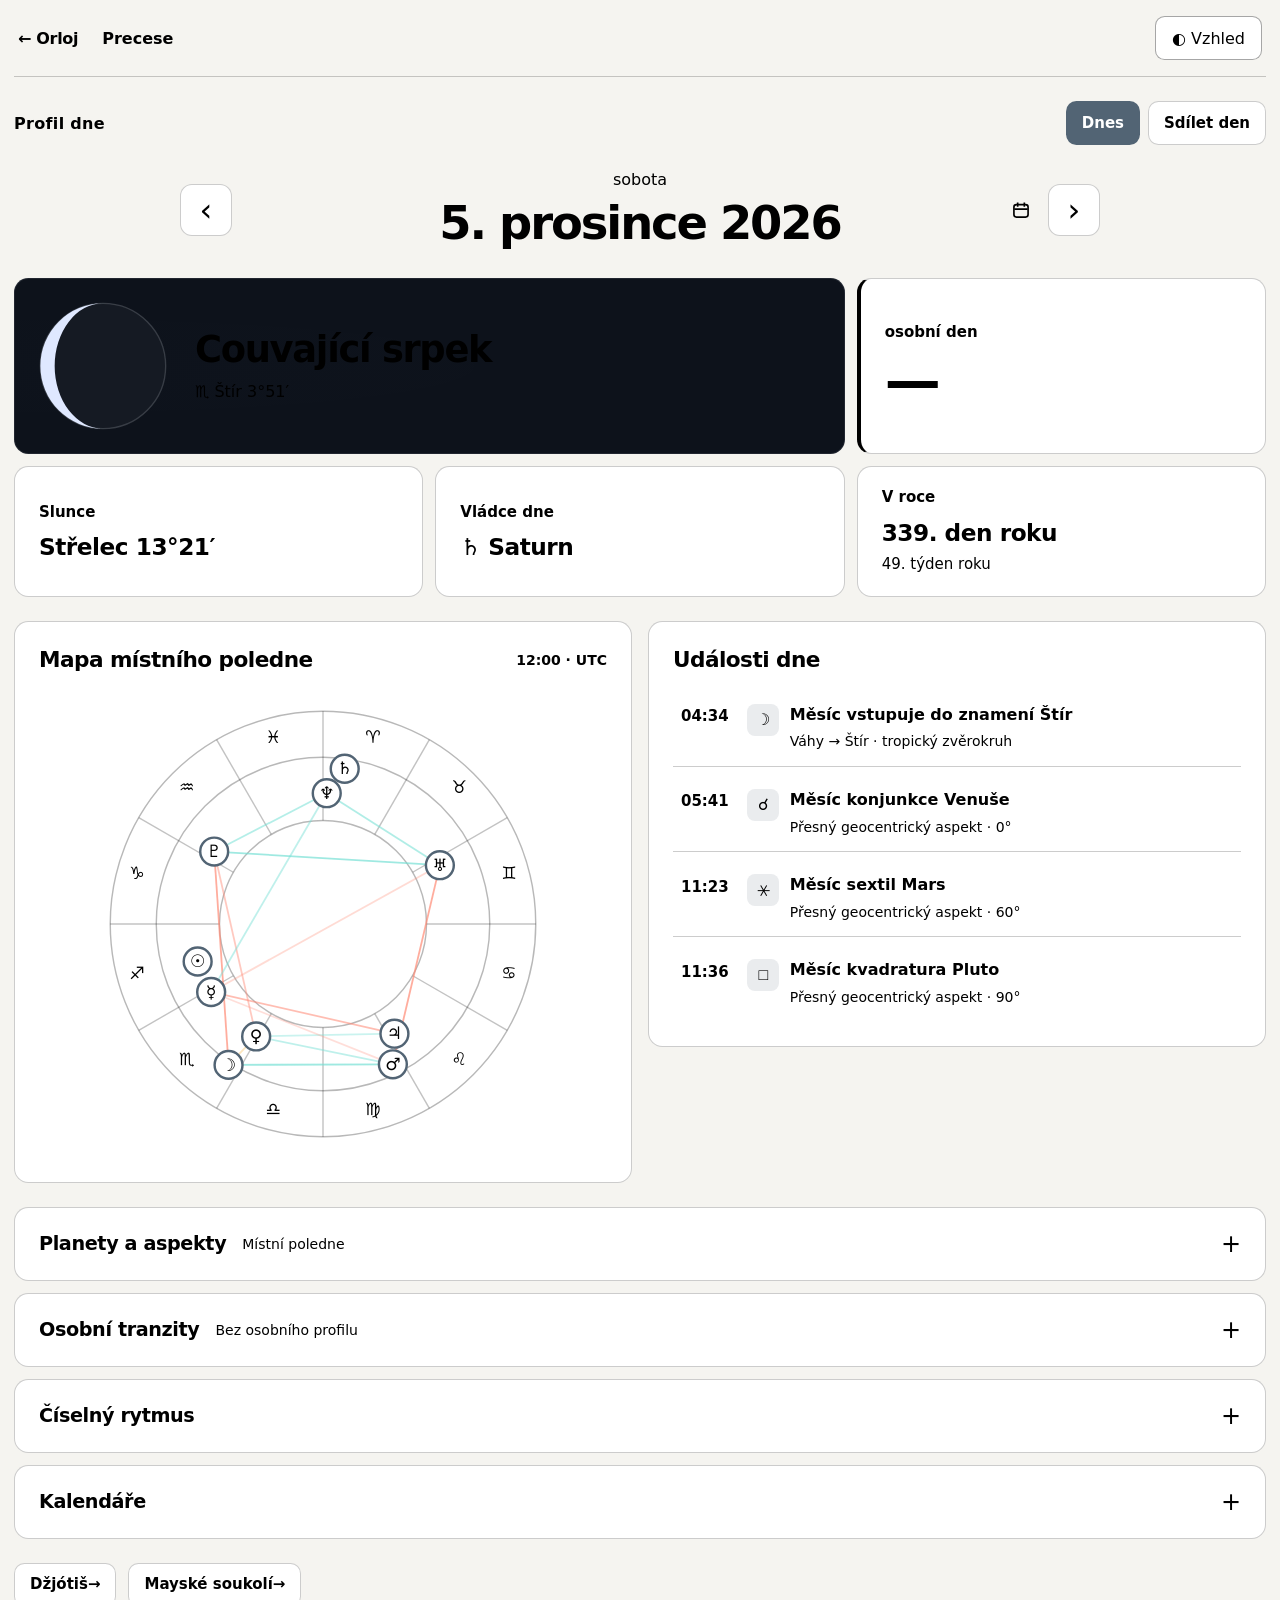
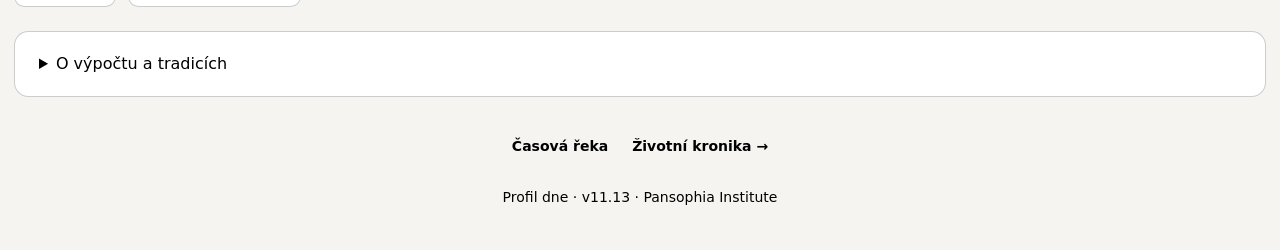
<file: day.html>
<!doctype html>
<html lang="cs" class="day-reader">
<head>
  <meta charset="utf-8">
  <meta name="viewport" content="width=device-width,initial-scale=1,viewport-fit=cover">
  <meta name="theme-color" content="#090d14">
  <meta name="application-name" content="Orloj · Profil dne v11.13">
  <meta name="orloj-build" content="public-v11-13">
  <meta name="description" content="Profil zvoleného dne v Orloji: obloha, přesné časové prahy, západní aspekty, osobní rezonance, numerologie a kalendáře.">
  <title>Orloj · Profil dne</title>
  <link rel="manifest" href="manifest.webmanifest?v=public-v11-13-home-icon">
  <link href="assets/orloj-app-icon.svg?v=public-v11-13-home-icon" rel="icon" type="image/svg+xml"/>
  <link href="assets/orloj-home-180.png?v=public-v11-13-home-icon" rel="apple-touch-icon" sizes="180x180"/>
  <link rel="stylesheet" href="day-profile.css?v=public-v11-13-mobile-reading">
  <link rel="stylesheet" href="design-foundation.css">
  <link rel="stylesheet" href="day-reader.css">
  <script src="appearance.js"></script>
</head>
<body>
<a class="day-skip" href="#day-title">Přejít k přehledu dne</a>
<main class="day-shell" id="day-app">
  <header class="day-topbar">
    <nav class="day-toplinks" aria-label="Orloj"><a class="day-back" id="day-back" href="./?view=now">← Orloj</a><a class="day-precession-link" href="precession.html">Precese</a></nav>
    <button class="of-open" id="theme-toggle" type="button" aria-label="Nastavení vzhledu" aria-haspopup="dialog">◐ Vzhled</button>
  </header>

  <div class="day-overview">
  <section class="day-hero" aria-label="Volba dne">
    <div class="day-overview-head"><p class="day-kicker">Profil dne</p><div class="day-actions"><button id="day-today" type="button">Dnes</button><button id="day-share" type="button">Sdílet den</button></div></div>
    <div class="day-date-controls" aria-label="Volba dne">
      <button id="day-prev" type="button" aria-label="Předchozí den">‹</button>
      <div class="day-date-picker">
        <h1 id="day-title" tabindex="-1"><time id="day-selected-date" aria-live="polite" aria-atomic="true"><span id="day-weekday">Profil dne</span><span id="day-date-label">—</span></time></h1>
        <svg class="day-calendar-icon" viewBox="0 0 24 24" fill="none" stroke="currentColor" stroke-width="1.5" aria-hidden="true"><rect x="3.5" y="5.5" width="17" height="15" rx="3"/><path d="M8 3v5m8-5v5M4 11h16"/></svg>
        <input id="day-date" type="date" required aria-label="Vybrat datum" title="Vybrat datum">
      </div>
      <button id="day-next" type="button" aria-label="Následující den">›</button>
    </div>
  </section>

  <section class="day-summary" aria-label="Den v kostce">
    <article class="day-moon-summary" id="day-moon-summary" aria-labelledby="day-moon-title">
      <div class="day-moon-disc" id="day-moon-disc"></div>
      <div><h2 id="day-moon-title">—</h2><p id="day-moon-copy">—</p></div>
    </article>
    <article class="day-summary-tile number"><span id="day-number-label">Osobní den</span><b id="day-number-value">—</b></article>
    <article class="day-summary-tile"><span>Slunce</span><b id="day-sun-value">—</b></article>
    <article class="day-summary-tile ruler"><span>Vládce dne</span><b><i id="day-ruler-glyph" aria-hidden="true">—</i> <span id="day-ruler-value">—</span></b></article>
    <article class="day-summary-tile rhythm"><span>V roce</span><b id="day-year-day">—</b><small id="day-year-week">—</small></article>
  </section>
  </div>

  <div class="day-dayflow">
  <section class="day-section day-sky-section" aria-labelledby="day-sky-title">
    <div class="day-section-head">
      <div><h2 id="day-sky-title">Mapa místního poledne</h2></div>
      <span id="day-noon-label">Mapa pro 12:00</span>
    </div>
    <div class="day-wheel-card"><div class="day-wheel" id="day-wheel"></div></div>
  </section>

  <section class="day-section" aria-labelledby="day-events-title">
    <div class="day-section-head">
      <div><h2 id="day-events-title">Události dne</h2></div>
    </div>
    <div class="day-events" id="day-events"></div>
  </section>
  </div>

  <details class="day-reading-detail" id="day-detail">
    <summary><h2>Planety a aspekty</h2><span class="day-detail-caption">Místní poledne</span></summary>
    <div class="day-detail-grid">
      <article class="day-card"><h3 class="day-card-kicker">Planety</h3><div class="day-planets" id="day-planets"></div></article>
      <article class="day-card"><h3 class="day-card-kicker">Hlavní aspekty</h3><div class="day-aspects" id="day-aspects"></div></article>
    </div>
  </details>

  <details class="day-reading-detail" aria-labelledby="day-personal-title">
    <summary>
      <h2 id="day-personal-title">Osobní tranzity</h2>
      <span id="day-personal-meta">Načítám místní profil…</span>
    </summary>
    <div class="day-personal" id="day-personal"></div>
  </details>

  <details class="day-reading-detail" aria-labelledby="day-number-title">
    <summary><h2 id="day-number-title">Číselný rytmus</h2></summary>
    <div class="day-number-grid">
      <article class="day-number-card personal" id="day-personal-number"></article>
    </div>
  </details>

  <details class="day-reading-detail" aria-labelledby="day-calendars-title">
    <summary><h2 id="day-calendars-title">Kalendáře</h2></summary>
    <div class="day-calendars" id="day-calendars"></div>
  </details>

  <nav class="day-traditions" aria-label="Další tradice"><a class="day-button" id="day-vedic-link" href="vedic.html?view=sky"><span id="day-vedic-title">Džjótiš</span> →</a><a class="day-button" id="day-maya-link" href="maya.html?view=gear"><span id="day-maya-title">Mayské soukolí</span> →</a></nav>

  <details class="day-method-card">
    <summary>O výpočtu a tradicích</summary>
    <p class="day-method-context" id="day-context"></p>
    <div class="day-method-grid">
      <article><span>Obloha a čas</span><p>Mapa, poloha Slunce a Měsíce i osobní tranzity se počítají pro místní poledne. Události uvádějí přesný čas ve zvoleném časovém pásmu. Polohy jsou geocentrické, v tropickém zvěrokruhu. Orb je odchylka od přesného úhlu aspektu.</p></article>
      <article><span>Kalendář a vládce dne</span><p>Týden roku odpovídá ISO 8601: začíná pondělím, první týden obsahuje 4. leden. Vládce dne vychází z tradičního planetárního týdne, nikoli z astronomické dominance.</p><p id="day-ruler-copy"></p></article>
      <article><span>Numerologie a výklad</span><p>Mistrovská čísla 11, 22 a 33 se v mezikrocích neredukují. Astrologie a numerologie nabízejí symbolický rámec pro osobní pozorování, nikoli důkaz příčin událostí nebo měřenou vlastnost dne.</p></article>
      <article><span>Soukromí</span><p>Osobní výpočet používá profil uložený v tomto zařízení. Sdílený odkaz neobsahuje narození, polohu ani vzpomínky.</p></article>
    </div>
    <div class="day-sources"><a href="https://github.com/cosinekitty/astronomy" target="_blank" rel="noopener noreferrer">Astronomy Engine · výpočtové jádro ↗</a><span>Kalendáře · Intl/ICU</span><span>Profil narození · pouze localStorage</span></div>
  </details>

  <footer class="day-footer"><nav class="day-footer-links" aria-label="Další cesty"><a class="day-river-link" id="day-river-link" href="timeline.html">Časová řeka</a><a class="day-river-link" id="day-life-link" href="life.html">Životní kronika →</a></nav><span class="day-build" id="day-build">Profil dne · v11.13</span> · Pansophia Institute</footer>
</main>
<script src="astronomy-engine.min.js?v=public-v11-13"></script>
<script src="day-profile.js?v=public-v11-13-mobile-reading"></script>
<script src="symbol-registry.js"></script>
<script>OrlojAppearance.mount();</script>
</body>
</html>
</file>
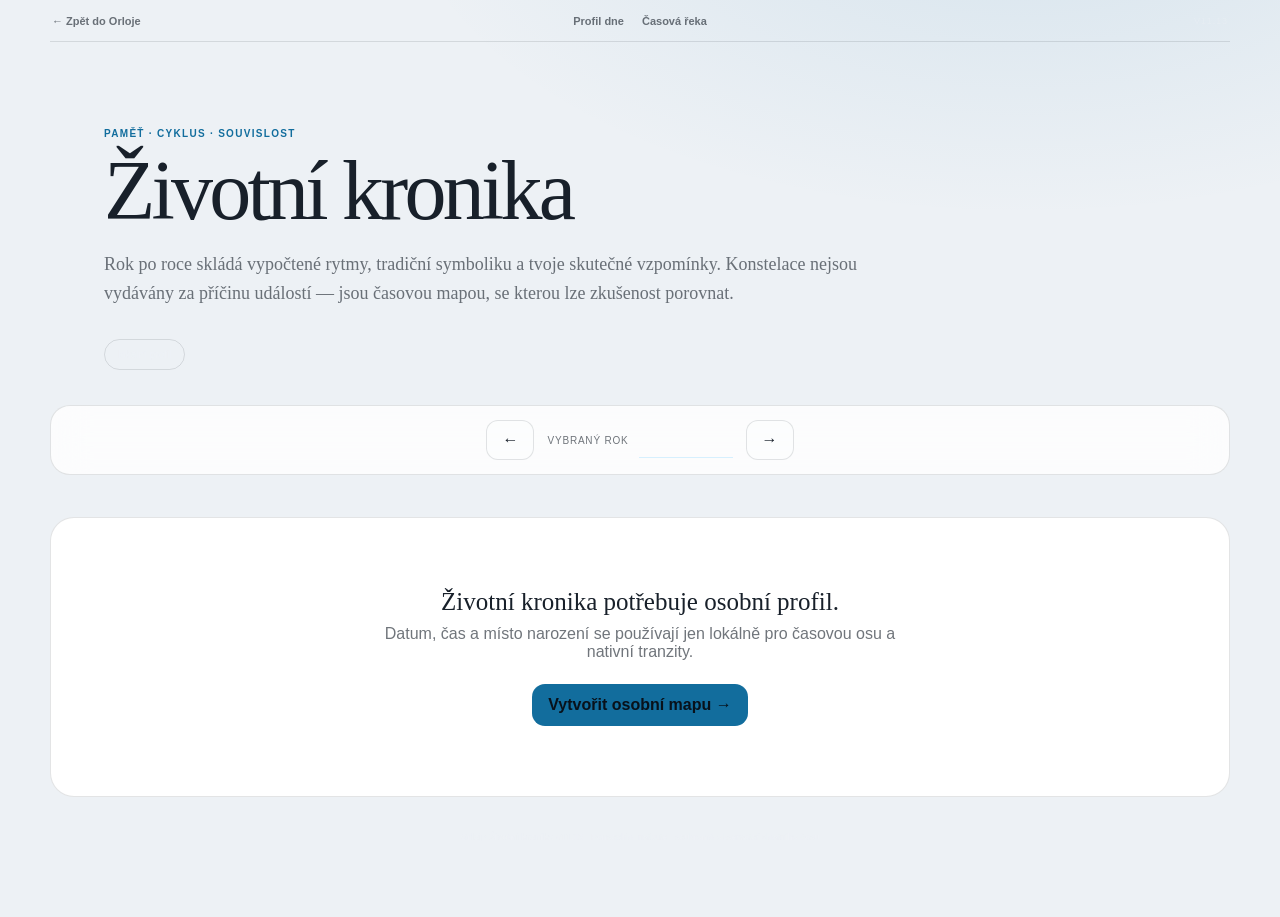
<file: life.html>
<!doctype html>
<html lang="cs" data-theme="dark">
<head>
  <meta charset="utf-8">
  <meta name="viewport" content="width=device-width,initial-scale=1,viewport-fit=cover">
  <meta name="theme-color" content="#090c12">
  <meta name="application-name" content="Orloj · Životní kronika v11.13">
  <meta name="orloj-build" content="public-v11-13">
  <meta name="description" content="Soukromá životní kronika Orloje: osobní roky, čínský kalendář, planetární cykly a vlastní vzpomínky.">
  <title>Orloj · Životní kronika</title>
  <link rel="manifest" href="manifest.webmanifest?v=public-v11-13-home-icon">
  <link href="assets/orloj-app-icon.svg?v=public-v11-13-home-icon" rel="icon" type="image/svg+xml"/>
  <link href="assets/orloj-home-180.png?v=public-v11-13-home-icon" rel="apple-touch-icon" sizes="180x180"/>
  <link rel="stylesheet" href="life-chronicle.css?v=public-v11-13">
  <script>(function(){try{var p=localStorage.getItem("orloj-theme")||"system",t=p==="system"?(matchMedia("(prefers-color-scheme: light)").matches?"light":"dark"):p;document.documentElement.dataset.theme=t;}catch(e){document.documentElement.dataset.theme="dark";}})();</script>
</head>
<body>
<main class="life-shell">
  <header class="life-topbar">
    <a href="./?view=today">← Zpět do Orloje</a>
    <nav><a href="day.html">Profil dne</a><a href="timeline.html">Časová řeka</a></nav>
    <span>v11.13</span>
  </header>

  <section class="life-hero">
    <div class="life-kicker">Paměť · cyklus · souvislost</div>
    <h1>Životní kronika</h1>
    <p>Rok po roce skládá vypočtené rytmy, tradiční symboliku a tvoje skutečné vzpomínky. Konstelace nejsou vydávány za příčinu událostí — jsou časovou mapou, se kterou lze zkušenost porovnat.</p>
    <div class="life-profile" id="life-profile-name">lokální profil</div>
  </section>

  <section class="life-nav" aria-label="Výběr roku">
    <button id="life-prev" type="button" aria-label="Předchozí rok">←</button>
    <label>Vybraný rok <input id="life-year-input" inputmode="numeric" type="number"></label>
    <button id="life-next" type="button" aria-label="Následující rok">→</button>
  </section>
  <section class="life-years" id="life-years" aria-label="Dosavadní roky života"></section>

  <section id="life-status" class="life-status"><div class="life-loader"><b>Otevírám kroniku…</b></div></section>

  <div id="life-content" hidden>
    <section class="life-year-hero">
      <div><div class="life-kicker">Rok života</div><h2 id="life-year-title">—</h2><p id="life-age">—</p></div>
      <div class="life-year-method"><b>Co zde znamená „vliv“</b><p>Geometrický tranzit je výpočet. Jeho význam je tradiční astrologická symbolika. Vzpomínka je tvoje evidence. Kronika je drží vedle sebe, ale neslévá je do kauzálního tvrzení.</p></div>
    </section>

    <section class="life-section" aria-labelledby="life-number-title">
      <div class="life-section-head"><div><div class="life-kicker">Numerologický rytmus</div><h2 id="life-number-title">Osobní rok</h2></div><span>mistrovská čísla 11 · 22 · 33 se neredukují</span></div>
      <p class="life-lead">Orloj ukazuje obě běžné hranice osobního roku. Kalendářní škola mění číslo 1. ledna; narozeninová škola až v den narozenin.</p>
      <div class="life-number-grid"><div id="life-calendar-number"></div><div id="life-birthday-numbers"></div></div>
    </section>

    <section class="life-section life-chinese-section" aria-labelledby="life-chinese-title">
      <div class="life-section-head"><div><div class="life-kicker">Čínský lunisolární kalendář</div><h2 id="life-chinese-title">Dva úseky občanského roku</h2></div><span id="life-chinese-note">—</span></div>
      <div class="life-chinese" id="life-chinese"></div>
      <p class="life-caution">Roční zvíře je pouze jedna vrstva čínských systémů. Není zaměňováno za úplnou mapu Bāzì ani za západní nativ.</p>
    </section>

    <section class="life-section" aria-labelledby="life-sky-title">
      <div class="life-section-head"><div><div class="life-kicker">Vypočtená obloha</div><h2 id="life-sky-title">Mapa roku a dráhy planet</h2></div><div class="life-focus" role="group" aria-label="Okamžik mapy"><button data-focus="start" type="button">1. leden</button><button data-focus="middle" type="button">Střed roku</button><button class="on" data-focus="birthday" type="button">Narozeniny</button></div></div>
      <p class="life-lead">Kruh je přesný snímek zvoleného dne v místní poledne. Pásy pod ním ukazují, kterými znameními během roku procházely pomalé planety.</p>
      <div class="life-sky-grid"><div class="life-wheel" id="life-wheel"></div><div class="life-positions" id="life-positions"></div></div>
      <div class="life-tracks" id="life-tracks"></div>
    </section>

    <section class="life-section" aria-labelledby="life-cycles-title">
      <div class="life-section-head"><div><div class="life-kicker">Osobní astrologická vrstva</div><h2 id="life-cycles-title">Dlouhé tranzitní cykly</h2></div><span id="life-cycle-count">—</span></div>
      <p class="life-lead">Jupiter, Saturn, Uran, Neptun a Pluto jsou porovnány s nativními planetami, Ascendentem a MC. Opakované průchody stejného aspektu jsou spojeny do jednoho příběhu.</p>
      <div class="life-cycles" id="life-cycles"></div>
    </section>

    <section class="life-section" aria-labelledby="life-eclipse-title">
      <div class="life-section-head"><div><div class="life-kicker">Pevné body oblohy</div><h2 id="life-eclipse-title">Zatmění roku</h2></div><span>astronomický okamžik · globální jev</span></div>
      <div class="life-eclipses" id="life-eclipses"></div>
    </section>

    <section class="life-section life-memory-section" aria-labelledby="life-memory-title">
      <div class="life-section-head"><div><div class="life-kicker">Tvoje evidence</div><h2 id="life-memory-title">Vzpomínky a životní změny</h2></div><span>uloženo pouze v tomto zařízení</span></div>
      <div class="life-memory-grid">
        <label><span>Co si z tohoto roku vybavuji?</span><textarea id="life-memory" rows="7" placeholder="Místa, lidé, obrazy, pocity, škola, cesty, sny…"></textarea></label>
        <label><span>Co se změnilo a co zůstalo?</span><textarea id="life-change" rows="7" placeholder="Začátky, konce, přechody, rozhodnutí, nové role…"></textarea></label>
      </div>
      <div class="life-memory-actions"><button id="life-save" type="button">Uložit vzpomínky</button><span id="life-save-message" role="status"></span></div>
      <div class="life-milestone-form"><label>Datum, pokud je známé <input id="life-milestone-date" type="date"></label><label>Milník <input id="life-milestone-title" type="text" maxlength="160" placeholder="Např. nástup na novou školu"></label><button id="life-add-milestone" type="button">Přidat milník</button></div>
      <div class="life-milestones" id="life-milestones"></div>
      <p class="life-caution">Vzpomínky nejsou součástí URL, neposílají se do výpočtu a zůstávají v místním úložišti prohlížeče.</p>
    </section>

    <section class="life-method">
      <div><b>1 · Výpočet</b><p>Datum, polohy planet, aspekty a hranice kalendářů.</p></div>
      <div><b>2 · Tradice</b><p>Historicky předávaný symbolický jazyk numerologie a astrologie.</p></div>
      <div><b>3 · Vzpomínka</b><p>Vlastní událost, emoce a obraz z daného období.</p></div>
      <div><b>4 · Souvislost</b><p>Otázka, zda se vrstvy potkávají — bez předem daného závěru.</p></div>
    </section>
  </div>

  <footer class="life-footer"><b>Orloj · Životní kronika v11.13</b> · Pansophia Institute · soukromá observatoř vlastního času</footer>
</main>
<script src="astronomy-engine.min.js?v=public-v11-13"></script>
<script src="day-profile.js?v=public-v11-13-day-clarity"></script>
<script src="life-chronicle.js?v=public-v11-13"></script>
</body>
</html>
</file>
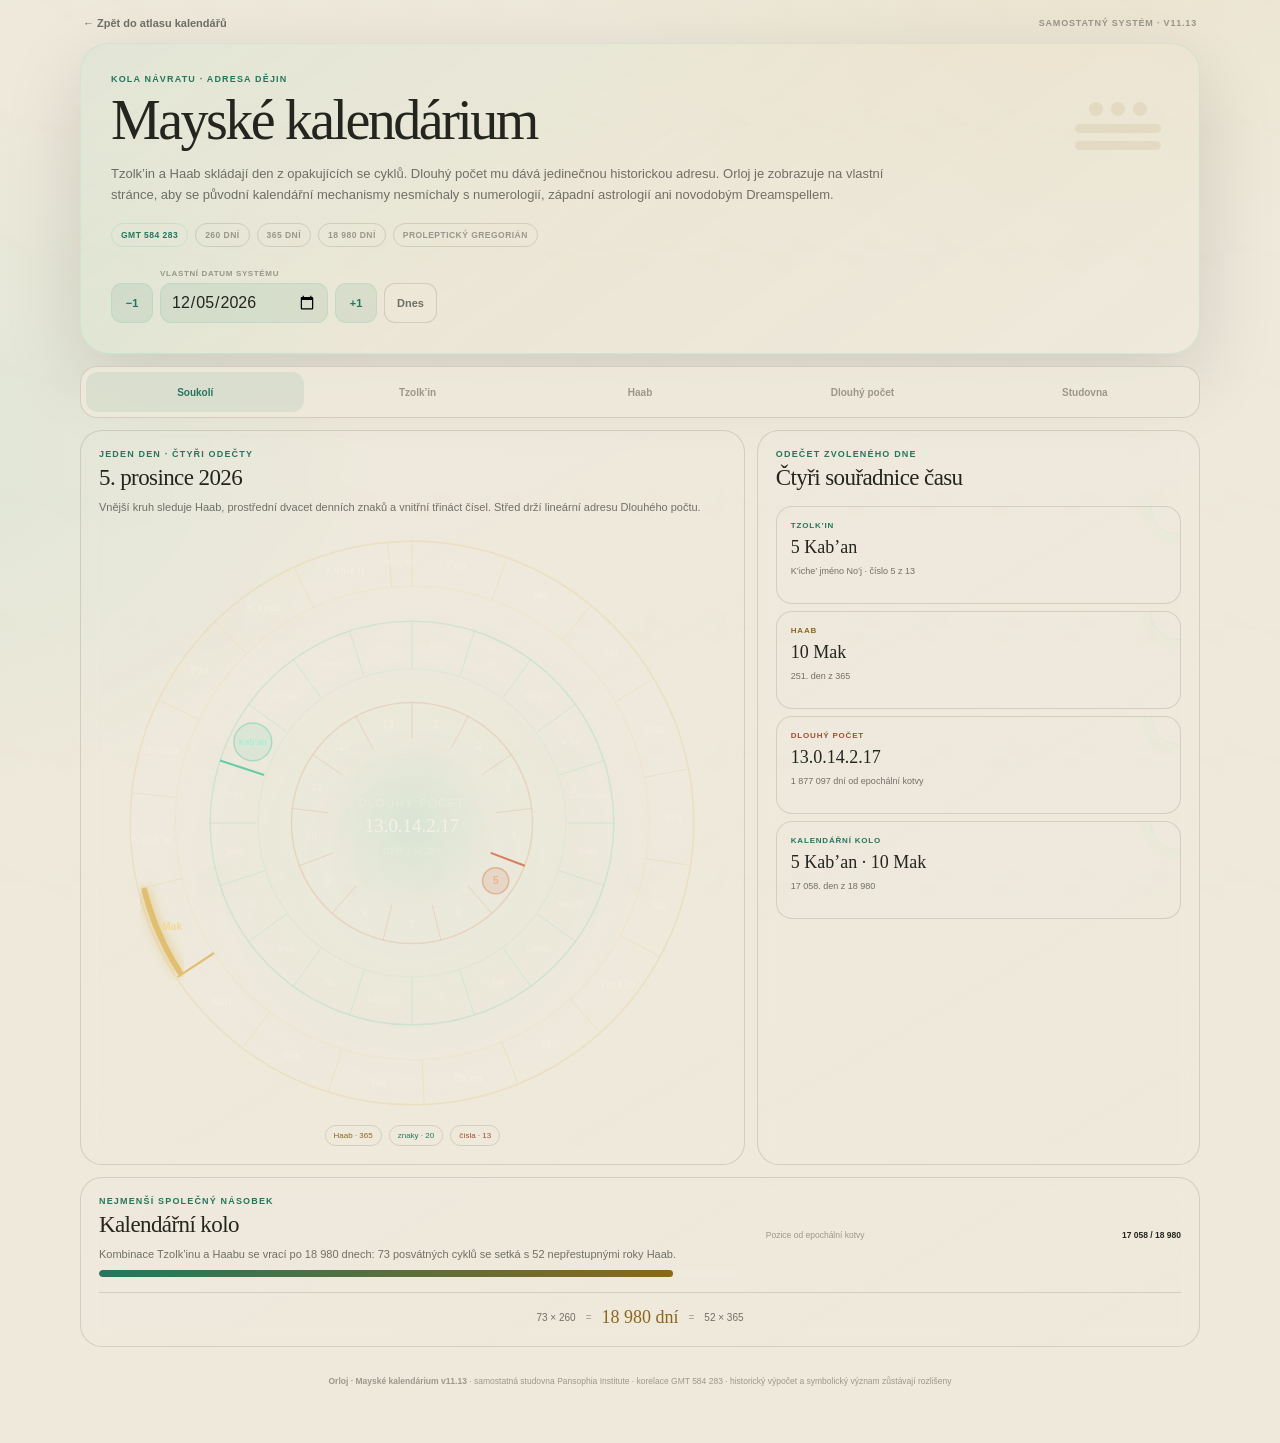
<file: maya.html>
<!doctype html>
<html lang="cs">
<head>
  <meta charset="utf-8">
  <meta name="viewport" content="width=device-width,initial-scale=1,viewport-fit=cover">
  <meta name="theme-color" content="#090d10">
  <meta name="application-name" content="Orloj · Mayské kalendárium v11.13">
  <meta name="orloj-build" content="public-v11-13">
  <meta name="description" content="Samostatný mayský systém Orloje: Tzolk’in, Haab, Kalendářní kolo a Dlouhý počet s korelací GMT 584 283.">
  <title>Orloj · Mayské kalendárium</title>
  <link rel="manifest" href="manifest.webmanifest?v=public-v11-13-home-icon">
  <link href="assets/orloj-app-icon.svg?v=public-v11-13-home-icon" rel="icon" type="image/svg+xml"/>
  <link href="assets/orloj-home-180.png?v=public-v11-13-home-icon" rel="apple-touch-icon" sizes="180x180"/>
  <link rel="stylesheet" href="maya-calendar.css?v=public-v11-13">
  <script>
  (function(){try{var p=localStorage.getItem("orloj-theme")||"system",t=p==="system"?(matchMedia("(prefers-color-scheme: light)").matches?"light":"dark"):p;document.documentElement.dataset.theme=t;}catch(e){document.documentElement.dataset.theme="dark";}})();
  </script>
</head>
<body>
<main class="maya-shell">
  <header class="maya-topbar">
    <a class="maya-back" href="./?view=calendars">← Zpět do atlasu kalendářů</a>
    <span class="maya-build">samostatný systém · v11.13</span>
  </header>

  <section class="maya-hero" aria-labelledby="maya-title">
    <div class="maya-hero-mark" aria-hidden="true"><i></i><i></i><i></i><b></b><b></b></div>
    <div class="maya-kicker">Kola návratu · adresa dějin</div>
    <h1 id="maya-title">Mayské kalendárium</h1>
    <p>Tzolk’in a Haab skládají den z opakujících se cyklů. Dlouhý počet mu dává jedinečnou historickou adresu. Orloj je zobrazuje na vlastní stránce, aby se původní kalendářní mechanismy nesmíchaly s numerologií, západní astrologií ani novodobým Dreamspellem.</p>
    <div class="maya-boundary"><span>GMT 584 283</span><span>260 dní</span><span>365 dní</span><span>18 980 dní</span><span>proleptický Gregorián</span></div>
    <div class="maya-controls">
      <button id="maya-prev" type="button" aria-label="Předchozí den">−1</button>
      <label><span>Vlastní datum systému</span><input id="maya-date" type="date" min="0001-01-01" max="4000-12-31"></label>
      <button id="maya-next" type="button" aria-label="Následující den">+1</button>
      <button class="quiet" id="maya-today" type="button">Dnes</button>
    </div>
  </section>

  <nav class="maya-nav" role="tablist" aria-label="Oddíly mayského kalendária">
    <button class="on" data-maya-page="gear" role="tab" aria-selected="true" type="button">Soukolí</button>
    <button data-maya-page="tzolkin" role="tab" aria-selected="false" type="button">Tzolk’in</button>
    <button data-maya-page="haab" role="tab" aria-selected="false" type="button">Haab</button>
    <button data-maya-page="count" role="tab" aria-selected="false" type="button">Dlouhý počet</button>
    <button data-maya-page="study" role="tab" aria-selected="false" type="button">Studovna</button>
  </nav>

  <section class="maya-page on" data-maya-panel="gear">
    <div class="maya-grid">
      <article class="maya-card maya-wheel-card">
        <div class="maya-section-kicker">Jeden den · čtyři odečty</div>
        <h2 id="maya-date-label">—</h2>
        <p class="maya-copy">Vnější kruh sleduje Haab, prostřední dvacet denních znaků a vnitřní třináct čísel. Střed drží lineární adresu Dlouhého počtu.</p>
        <div class="maya-wheel" id="maya-wheel"></div>
        <div class="maya-wheel-legend"><span class="haab">Haab · 365</span><span class="signs">znaky · 20</span><span class="tones">čísla · 13</span></div>
      </article>
      <aside class="maya-card">
        <div class="maya-section-kicker">Odečet zvoleného dne</div>
        <h2>Čtyři souřadnice času</h2>
        <div class="maya-readouts">
          <article><span>Tzolk’in</span><b id="maya-overview-tzolkin">—</b><small id="maya-overview-tzolkin-meta">—</small></article>
          <article><span>Haab</span><b id="maya-overview-haab">—</b><small id="maya-overview-haab-meta">—</small></article>
          <article><span>Dlouhý počet</span><b id="maya-overview-count">—</b><small id="maya-overview-count-meta">—</small></article>
          <article><span>Kalendářní kolo</span><b id="maya-overview-round">—</b><small id="maya-overview-round-meta">—</small></article>
        </div>
      </aside>
      <article class="maya-card full maya-round-card">
        <div><div class="maya-section-kicker">Nejmenší společný násobek</div><h2>Kalendářní kolo</h2><p class="maya-copy">Kombinace Tzolk’inu a Haabu se vrací po 18 980 dnech: 73 posvátných cyklů se setká s 52 nepřestupnými roky Haab.</p></div>
        <div class="maya-progress-head"><span>Pozice od epochální kotvy</span><b id="maya-round-position">—</b></div><div class="maya-progress"><i id="maya-round-bar"></i></div>
        <div class="maya-equation"><span>73 × 260</span><i>=</i><b>18 980 dní</b><i>=</i><span>52 × 365</span></div>
      </article>
      <article class="maya-anniversary full" id="maya-anniversary" hidden>
        <span>Gregoriánské výročí epochálního převodu</span><h2 id="maya-anniversary-date">—</h2><p>Vybraný den sdílí den a měsíc s převodem mayské epochy na 11. srpna 3114 př. n. l. Nejde o každoroční mayský Nový rok: Tzolk’in i Haab jsou nyní v jiné poloze.</p>
      </article>
    </div>
  </section>

  <section class="maya-page" data-maya-panel="tzolkin">
    <article class="maya-card">
      <div class="maya-section-kicker">Posvátný kalendář · 260 dní</div>
      <h2>Třináct čísel a dvacet denních znaků</h2>
      <p class="maya-copy">Obě řady postupují každý den současně. Stejná číselně-znaková kombinace se proto vrátí až po 260 dnech, nikoli po třinácti nebo dvaceti.</p>
      <div class="maya-current" id="maya-tzolkin-current"></div>
      <h3 class="maya-subtitle">Třináct čísel</h3><div class="maya-thirteen" id="maya-thirteen"></div>
      <h3 class="maya-subtitle">Dvacet denních znaků</h3><div class="maya-sign-grid" id="maya-tzolkin-signs"></div>
      <div class="maya-method-note"><b>Dvě pojmenování</b> · První jméno na kartě používá standardní epigrafickou/yucateckou řadu; menší jméno ukazuje odpovídající den v živé k’iche’ tradici Cholq’ij. Významy jednotlivých dnů zde zatím nejsou zploštěny do univerzálního osobnostního horoskopu.</div>
    </article>
  </section>

  <section class="maya-page" data-maya-panel="haab">
    <article class="maya-card">
      <div class="maya-section-kicker">Občanský kalendář · 365 dní</div>
      <h2>Osmnáct měsíců a závěrečný Wayeb’</h2>
      <p class="maya-copy">Haab má osmnáct dvacetidenních měsíců a pět závěrečných dnů. Nemá přestupný den, takže jej Orloj nevydává za přesnou kopii tropického roku.</p>
      <div class="maya-current haab" id="maya-haab-current"></div>
      <div class="maya-progress-head"><span>Postup rokem Haab</span><b id="maya-haab-position">—</b></div><div class="maya-progress haab"><i id="maya-haab-progress"></i></div>
      <div class="maya-month-grid" id="maya-haab-months"></div>
      <div class="maya-method-note"><b>Nulové číslování</b> · Dny měsíců se zapisují od 0 do 19; Wayeb’ od 0 do 4. Zápis 14 Yaxk’in proto označuje patnáctý den daného měsíce v pořadí.</div>
    </article>
  </section>

  <section class="maya-page" data-maya-panel="count">
    <article class="maya-card maya-count-hero">
      <div class="maya-section-kicker">Lineární chronologie</div>
      <h2 id="maya-count-value">—</h2><p id="maya-count-date">—</p>
      <div class="maya-count-drums" id="maya-count-drums"></div>
      <div class="maya-count-equation" id="maya-count-equation"></div>
    </article>
    <article class="maya-card">
      <div class="maya-section-kicker">Tři prahy</div>
      <h2>Počátek, velké dokončení a zvolený den</h2>
      <p class="maya-copy">Stejný pětimístný zápis 13.0.0.0.0 označuje mytickou epochální kotvu i dokončení třinácti b’ak’tunů roku 2012. Kalendář po tomto prahu pokračuje dál.</p>
      <div class="maya-history-table" role="table" aria-label="Příklady Dlouhého počtu">
        <div class="head" role="row"><span>Gregoriánský převod</span><span>Dlouhý počet</span><span>Kalendářní kolo</span></div>
        <div role="row"><span>11. 8. 3114 př. n. l.</span><b>13.0.0.0.0</b><span>4 Ajaw · 8 Kumk’u</span></div>
        <div role="row"><span>21. 12. 2012</span><b>13.0.0.0.0</b><span>4 Ajaw · 3 K’ank’in</span></div>
        <div class="selected" role="row"><span id="maya-selected-row-date">—</span><b id="maya-selected-row-count">—</b><span id="maya-selected-row-round">—</span></div>
      </div>
      <div class="maya-method-note"><b>Rok 2012</b> · Uzavřel interval 1 872 000 dní, tedy třináct b’ak’tunů. Nebyl koncem kalendáře ani doloženou mayskou předpovědí zániku světa.</div>
      <div class="maya-method-note"><b>Číslice v rozhraní</b> · Tečky a čáry zachovávají poziční princip mayských číslic. Otevřený kruh pro nulu je záměrně neutrální schéma Orloje, nikoli faksimile konkrétního historického glyfu.</div>
    </article>
  </section>

  <section class="maya-page" data-maya-panel="study">
    <article class="maya-card">
      <div class="maya-section-kicker">Studovna mayského času</div>
      <h2>Čtyři mechanismy, čtyři odlišné otázky</h2>
      <table class="maya-compare"><thead><tr><th>Systém</th><th>Stavba</th><th>Co určuje</th></tr></thead><tbody>
        <tr><td>Tzolk’in</td><td>13 × 20 = 260 dní</td><td>Posvátnou číselně-znakovou kombinaci dne</td></tr>
        <tr><td>Haab</td><td>18 × 20 + 5 = 365 dní</td><td>Občanské datum uvnitř nepřestupného roku</td></tr>
        <tr><td>Kalendářní kolo</td><td>nejmenší společný násobek = 18 980 dní</td><td>Společnou polohu Tzolk’inu a Haabu</td></tr>
        <tr><td>Dlouhý počet</td><td>b’ak’tun · k’atun · tun · winal · k’in</td><td>Jedinečnou chronologickou adresu dne</td></tr>
      </tbody></table>
      <div class="maya-study-grid">
        <article><span>01 · Korelace</span><h3>GMT 584 283</h3><p>Orloj přičítá k Dlouhému počtu korelační konstantu Goodman–Martínez–Thompson. Je široce přijímaná a podporovaná radiokarbonovým datováním, ale rozhraní ji vždy přiznává jako zvolenou korelaci.</p></article>
        <article><span>02 · Epocha</span><h3>Ustavení řádu</h3><p>11. srpen 3114 př. n. l. je proleptický gregoriánský převod mytické kotvy 4 Ajaw 8 Kumk’u. Mayské texty znají také události před ní; nejde nutně o absolutní vznik času z ničeho.</p></article>
        <article><span>03 · Živá tradice</span><h3>Kalendář neskončil</h3><p>Posvátné počítání dnů pokračuje v mayských komunitách. Orloj proto uvádí vedle epigrafických názvů také odpovídající k’iche’ jména, ale jejich významy ponechává hlasu konkrétní tradice.</p></article>
        <article><span>04 · Hranice</span><h3>Dreamspell není totéž</h3><p>Dreamspell, „galaktické podpisy“ a třináctiměsíční kalendář jsou moderní systém José Argüellese. Mohou být studovány samostatně, ale nejsou vydávány za historický mayský kalendář.</p></article>
      </div>
      <div class="maya-scope"><div><span>Součást v11.13</span><b>Tzolk’in · Haab · Kalendářní kolo · Dlouhý počet</b></div><div><span>Pozdější studium</span><b>Páni noci · lunární řada · Venušiny tabulky · 819denní cyklus</b></div></div>
      <div class="maya-sources">
        <a href="https://maya.nmai.si.edu/calendar/calendar-system" target="_blank" rel="noopener noreferrer">Smithsonian · systém kalendářů ↗</a>
        <a href="https://maya.nmai.si.edu/calendar/maya-calendar-converter" target="_blank" rel="noopener noreferrer">Smithsonian · kontrolní převodník ↗</a>
        <a href="https://www.nature.com/articles/srep01597" target="_blank" rel="noopener noreferrer">Scientific Reports · korelace GMT ↗</a>
      </div>
    </article>
  </section>

  <footer class="maya-footer"><b>Orloj · Mayské kalendárium v11.13</b> · samostatná studovna Pansophia Institute · korelace GMT 584 283 · historický výpočet a symbolický význam zůstávají rozlišeny</footer>
</main>
<script src="maya-calendar.js?v=public-v11-13"></script>
</body>
</html>
</file>
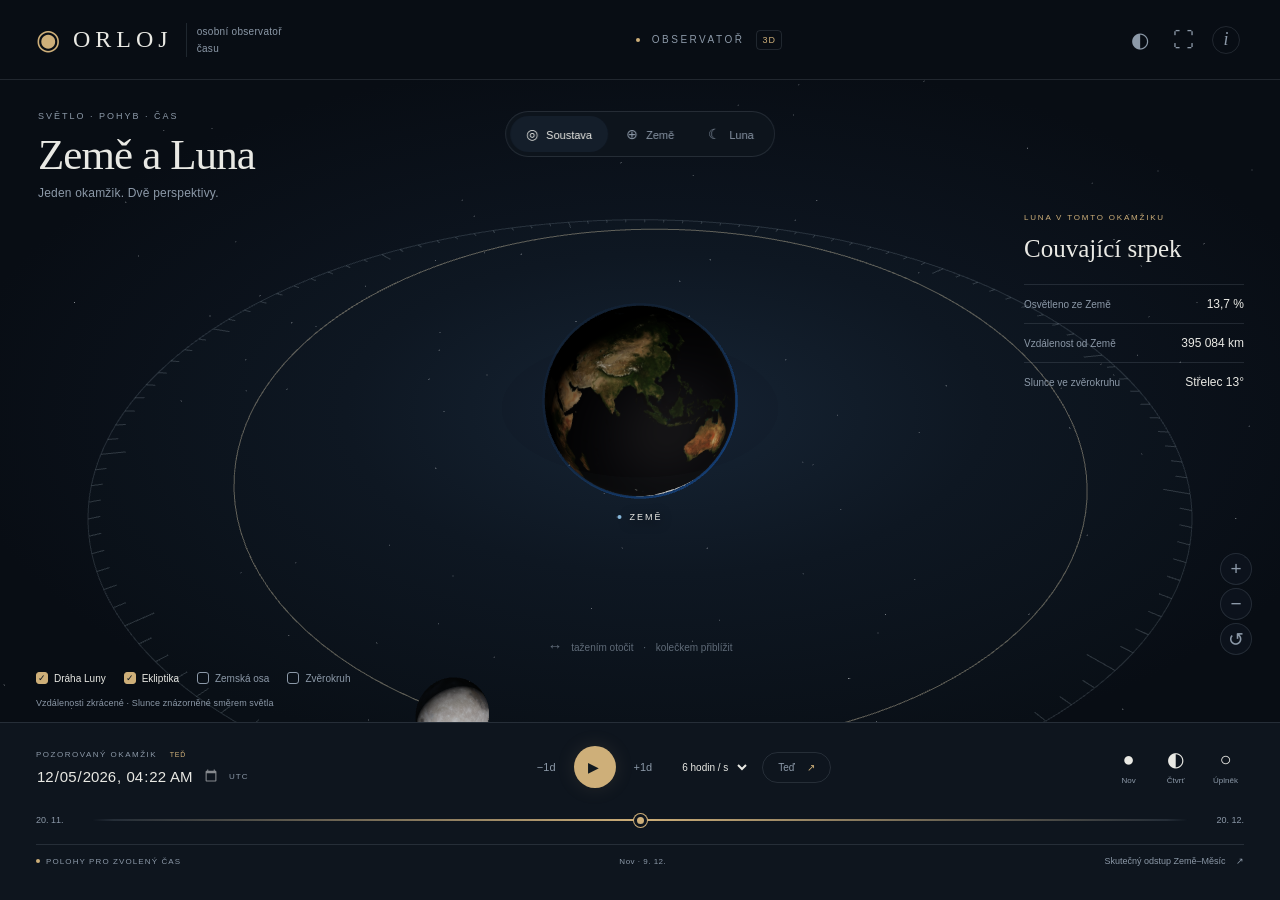
<file: observatory-3d.html>
<!doctype html>
<html lang="cs" data-theme="dark">
<head>
  <meta charset="utf-8">
  <meta name="viewport" content="width=device-width,initial-scale=1,viewport-fit=cover">
  <meta name="theme-color" content="#080d14">
  <meta name="description" content="Trojrozměrná observatoř Orloje. Země, Luna a světlo Slunce v čase.">
  <title>Orloj · Observatoř 3D</title>
  <link rel="stylesheet" href="observatory-3d.css">
</head>
<body>
  <main id="observatory" class="observatory" aria-label="3D observatoř Orloje">
    <header class="topbar">
      <a class="brand" href="./" aria-label="Zpět do Orloje"><span class="brand-mark" aria-hidden="true">◉</span> ORLOJ <span class="brand-note">osobní observatoř času</span></a>
      <div class="section-name"><span class="tiny-dot"></span> OBSERVATOŘ <span class="version">3D</span></div>
      <div class="top-actions">
        <button id="theme" class="icon-button" aria-label="Přepnout světlý a tmavý vzhled" title="Vzhled">◐</button>
        <button id="fullscreen" class="icon-button" aria-label="Celá obrazovka" title="Celá obrazovka">⛶</button>
        <button id="info" class="icon-button" aria-label="O modelu" title="O modelu">i</button>
      </div>
    </header>

    <section class="viewport" aria-label="Prostor modelu">
      <div id="scene" aria-label="Interaktivní trojrozměrný model Země a Měsíce. Tažením otáčejte, kolečkem přibližujte." role="img"></div>
      <div class="scene-heading">
        <p class="eyebrow">SVĚTLO · POHYB · ČAS</p>
        <h1 id="scene-title">Země a Luna</h1>
        <p id="scene-caption">Jeden okamžik. Dvě perspektivy.</p>
      </div>
      <nav class="views" aria-label="Pohled na model">
        <button data-view="system" aria-pressed="true"><span>◎</span> Soustava</button>
        <button data-view="earth" aria-pressed="false"><span>⊕</span> Země</button>
        <button data-view="moon" aria-pressed="false"><span>☾</span> Luna</button>
      </nav>
      <aside class="readout" aria-label="Aktuální data Měsíce">
        <span class="readout-kicker">LUNA V TOMTO OKAMŽIKU</span>
        <h2 id="phase-name">Načítám oblohu…</h2>
        <div class="reading"><span>Osvětleno ze Země</span><strong id="illumination">—</strong></div>
        <div class="reading"><span>Vzdálenost od Země</span><strong id="moon-distance">—</strong></div>
        <div class="reading"><span>Slunce ve zvěrokruhu</span><strong id="sun-sign">—</strong></div>
      </aside>

      <div id="earth-label" hidden class="body-label"><span class="label-dot earth-dot"></span>ZEMĚ</div>
      <div id="moon-label" hidden class="body-label"><span class="label-dot moon-dot"></span>LUNA</div>
      <div id="sun-label" hidden class="body-label sun-label"><span class="label-dot sun-dot"></span>SMĚR KE SLUNCI</div>

      <div id="loading" class="loading"><span class="loader"></span><span>Připravuji observatoř</span></div>
      <div id="error" class="error-message" role="alert" hidden></div>
      <div id="hint" class="scene-hint"><span>↔</span> tažením otočit <span class="hint-sep">·</span> kolečkem přiblížit</div>
      <div class="zoom-controls" aria-label="Ovládání kamery">
        <button id="zoom-in" class="icon-button" aria-label="Přiblížit">+</button>
        <button id="zoom-out" class="icon-button" aria-label="Oddálit">−</button>
        <button id="reset-view" class="icon-button" aria-label="Výchozí pohled" title="Výchozí pohled">↺</button>
      </div>
      <div class="layers" aria-label="Vrstvy modelu">
        <label><input id="layer-orbit" type="checkbox" checked><span>Dráha Luny</span></label>
        <label><input id="layer-ecliptic" type="checkbox" checked><span>Ekliptika</span></label>
        <label><input id="layer-axis" type="checkbox"><span>Zemská osa</span></label>
        <label><input id="layer-zodiac" type="checkbox"><span>Zvěrokruh</span></label>
      </div>
      <p class="scale-note" id="scale-note">Vzdálenosti zkrácené · Slunce znázorněné směrem světla</p>
    </section>

    <section class="time-deck" aria-label="Ovládání času">
      <div class="time-top">
        <div class="date-area">
          <span class="eyebrow">POZOROVANÝ OKAMŽIK <span id="clock-mode" class="clock-mode">TEĎ</span></span>
          <label class="date-control"><input id="datetime" type="datetime-local" min="1900-01-01T00:00" max="2100-12-31T23:59" aria-label="Datum a čas modelu v UTC"><span>UTC</span></label>
        </div>
        <div class="transport">
          <button id="prev-day" class="step-button" aria-label="O den zpět" title="O den zpět">−1d</button>
          <button id="play" class="play-button" aria-label="Spustit plynutí času" aria-pressed="false"><span id="play-symbol">▶</span></button>
          <button id="next-day" class="step-button" aria-label="O den vpřed" title="O den vpřed">+1d</button>
          <label class="speed-label"><span class="sr-only">Rychlost času</span><select id="speed"><option value="3600">1 hodina / s</option><option value="21600" selected>6 hodin / s</option><option value="86400">1 den / s</option><option value="604800">7 dní / s</option></select></label>
          <button id="now" class="now-button">Teď <span>↗</span></button>
        </div>
        <div class="phase-jumps" aria-label="Přejít na příští fázi Měsíce">
          <button data-phase="0" title="Příští nov"><span>●</span> Nov</button>
          <button data-phase="90" title="Příští první čtvrť"><span>◐</span> Čtvrť</button>
          <button data-phase="180" title="Příští úplněk"><span>○</span> Úplněk</button>
        </div>
      </div>
      <div class="scrub-row"><span id="range-start">−15 dní</span><input id="time-range" type="range" min="-15" max="15" step="0.005" value="0" aria-label="Posun času v rozsahu třiceti dní"><span id="range-end">+15 dní</span></div>
      <footer class="deck-footer"><span><i class="data-dot"></i> POLOHY PRO ZVOLENÝ ČAS</span><span id="next-phase">Astronomy Engine · NASA</span><button id="scale-toggle" aria-pressed="false">Skutečný odstup Země–Měsíc <span>↗</span></button></footer>
    </section>
    <div id="announcement" class="sr-only" aria-live="polite"></div>

    <dialog id="about" aria-labelledby="about-title">
      <button id="close-about" class="close-dialog icon-button" aria-label="Zavřít">×</button>
      <span class="eyebrow">ORLOJ · OBSERVATOŘ 3D</span>
      <h2 id="about-title">Stejná obloha, nový pohled.</h2>
      <p>Model zobrazuje polohy Země, Měsíce a směr slunečního světla pro zvolený okamžik. Čas ovládá oběh Měsíce, rotaci Země i osvětlení. Podíl osvětlení v pravém sloupci je vždy počítán při pohledu ze Země.</p>
      <h3>Co vidíte</h3>
      <p>Ve výchozím pohledu je dráha Měsíce zkrácená pro přehlednost. Poměr velikostí Země a Měsíce je zachovaný; přepínač ve spodní liště zobrazí také jejich skutečný poměr vzdálenosti. Slunce je směrová značka, nikoli těleso v měřítku. Vybráním Luny se kamera nastaví na pohled od Země; otáčením pak zkoumáte Měsíc z jiných stran.</p>
      <p>Dráha ukazuje vzorek příštího siderického měsíce. Ekliptika je rovina zemského oběhu. Zvěrokruh označuje dvanáct tropických úseků po 30°, nikoli hranice souhvězdí. Hvězdné pozadí je dekorativní. Povrchová rotace Luny je zjednodušená; librace ani vzájemné stíny při zatměních nejsou součástí této verze.</p>
      <h3>Prameny a výpočet</h3>
      <ul>
        <li><a href="https://github.com/cosinekitty/astronomy" target="_blank" rel="noopener">Astronomy Engine · Don Cross</a> — stejná verze jako v Orloji. Souřadnice, rotace Země, lunární fáze a osvětlení. Rozsah modelu 1900–2100.</li>
        <li><a href="https://science.nasa.gov/earth/earth-observatory/blue-marble-next-generation/base-map/" target="_blank" rel="noopener">NASA Blue Marble</a> — mapová textura Země, nikoli živá oblačnost.</li>
        <li><a href="https://svs.gsfc.nasa.gov/4720/" target="_blank" rel="noopener">NASA CGI Moon Kit · LRO</a> — barevná mapa a výšková data Měsíce.</li>
        <li><a href="https://threejs.org/" target="_blank" rel="noopener">Three.js r160</a> — prostorové vykreslování, licence MIT.</li>
      </ul>
      <p class="about-small">Ovládání: tažení otáčí kamerou, kolečko nebo gesto dvěma prsty přibližuje. Tlačítka + a − fungují také z klávesnice. Datum a čas jsou uvedené v UTC. Zobrazení je určeno k prostorovému studiu, nikoli k určování místní viditelnosti zatmění.</p>
    </dialog>
  </main>
  <script src="vendor/three-r160.min.js"></script>
  <script src="astronomy-engine.min.js"></script>
  <script src="observatory-data.js"></script>
  <script src="observatory-3d.js"></script>
</body>
</html>
</file>
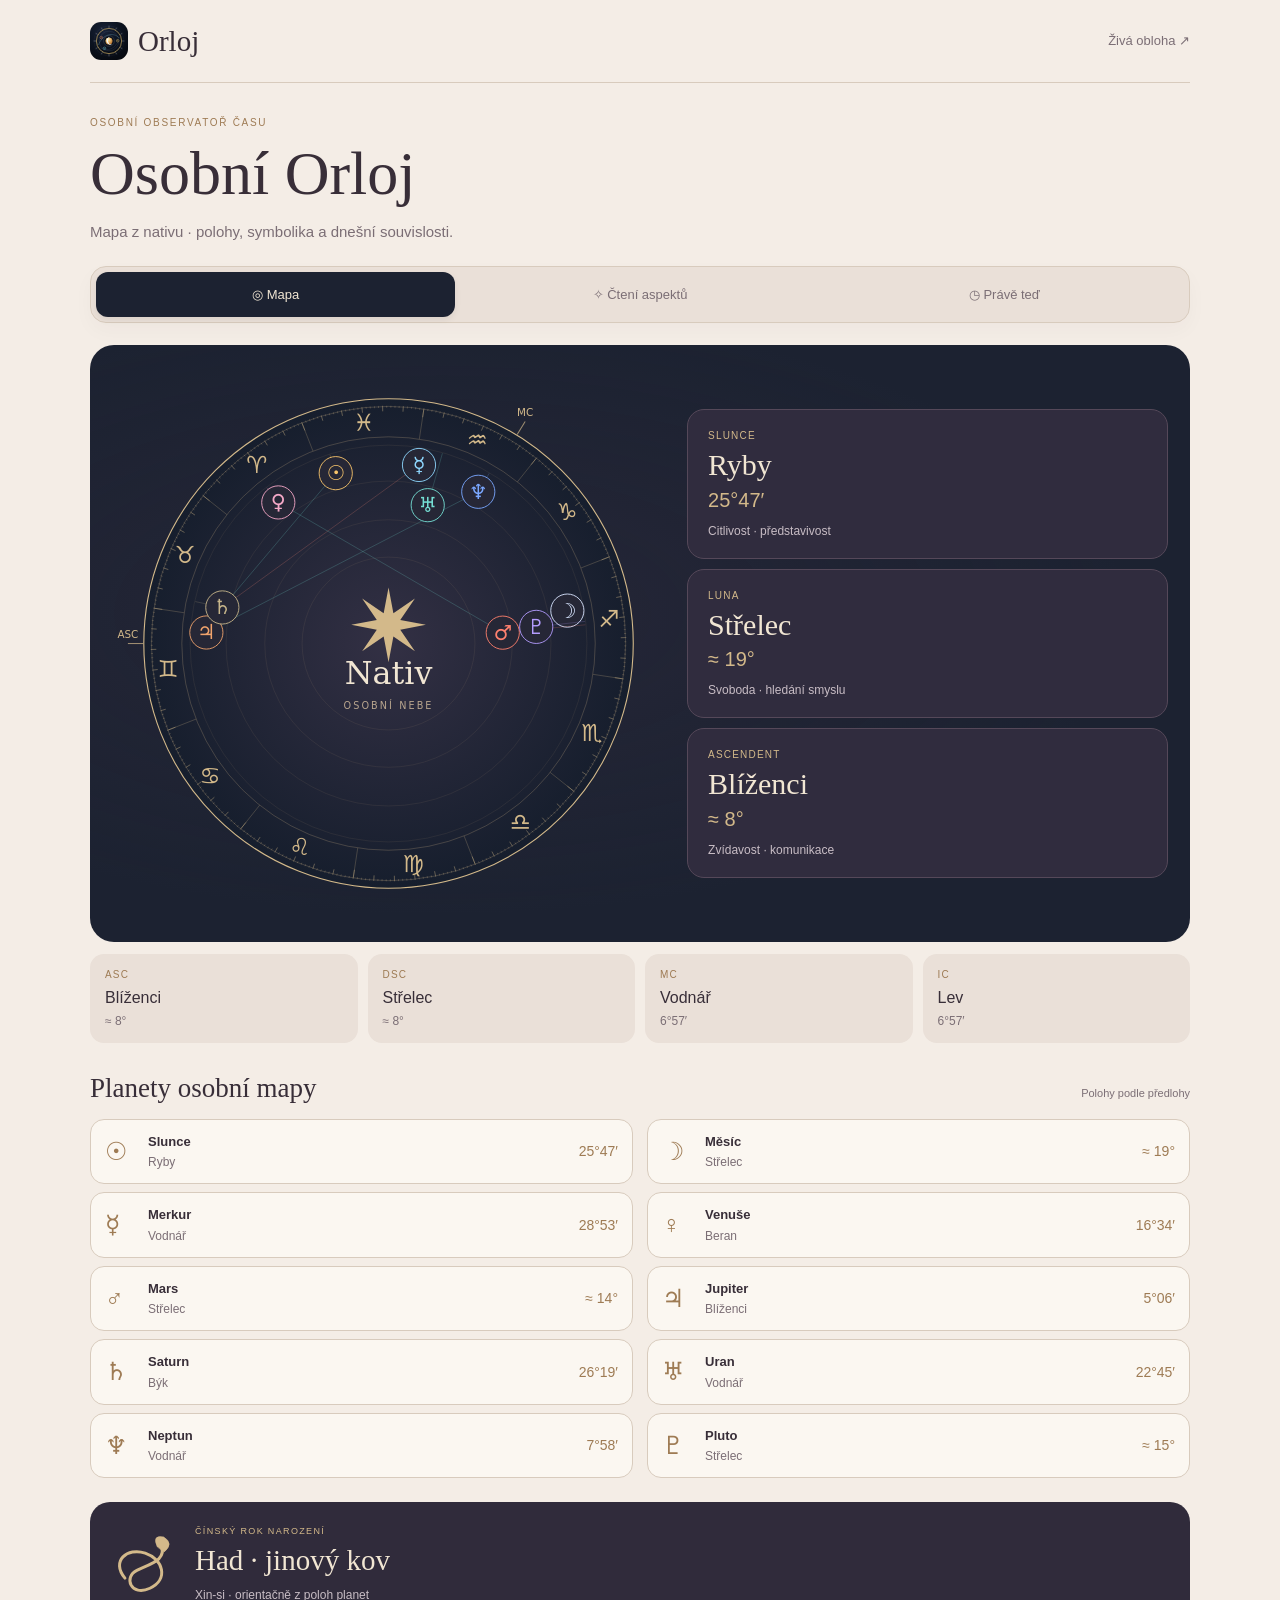
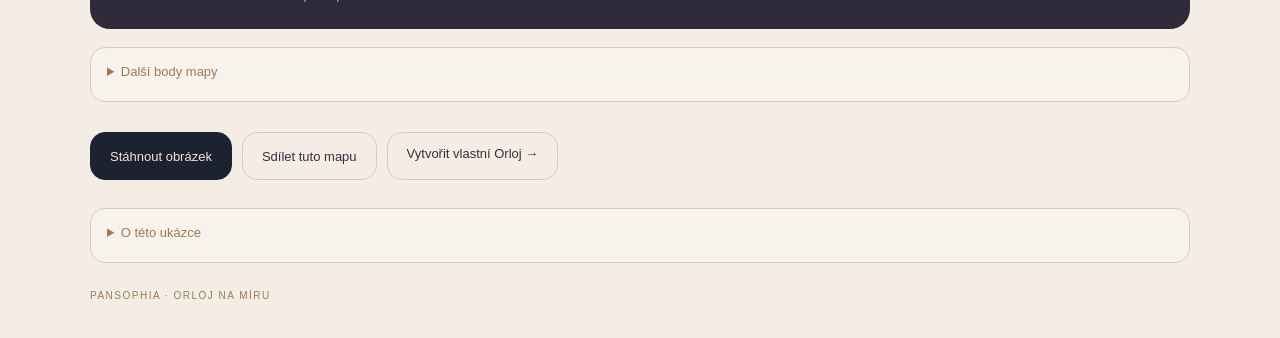
<file: portrait.html>
<!doctype html>
<html lang="cs">
<head>
  <meta charset="utf-8">
  <meta name="viewport" content="width=device-width,initial-scale=1,viewport-fit=cover">
  <meta name="theme-color" content="#1c2231">
  <meta name="description" content="Osobní Orloj: prozkoumejte mapu, její hlavní aspekty a dnešní vazby k nativu. Ukázka bez přihlášení.">
  <meta name="orloj-build" content="public-v11-13">
  <title>Osobní Orloj · mapa na míru</title>
  <link rel="icon" href="assets/orloj-app-icon.svg" type="image/svg+xml">
  <link rel="apple-touch-icon" href="assets/orloj-home-180.png" sizes="180x180">
  <link rel="manifest" href="manifest.webmanifest?v=public-v11-13-home-icon">
  <link rel="stylesheet" href="portrait.css?v=public-v11-13-portrait-details">
  <script defer src="astronomy-engine.min.js?v=public-v11-13"></script>
  <script defer src="day-profile.js?v=public-v11-13-mobile-reading"></script>
  <script defer src="portrait-engine.js?v=public-v11-13-portrait"></script>
  <script defer src="portrait.js?v=public-v11-13-portrait-details"></script>
</head>
<body>
<main class="portrait-shell">
  <header class="topbar"><a class="brand" href="./?view=today"><img src="assets/orloj-app-icon.svg" width="38" height="38" alt="">Orloj</a><a class="top-link" href="./?view=today">Živá obloha ↗</a></header>
  <section class="intro"><p class="eyebrow">Osobní observatoř času</p><h1 id="portrait-title">Osobní Orloj</h1><p id="portrait-subtitle">Obloha, symboly a souvislosti osobní mapy.</p><p class="notice" id="portrait-notice" hidden role="status"></p></section>
  <nav class="tabs" aria-label="Osobní mapa"><button type="button" data-panel="map" aria-pressed="true">◎ Mapa</button><button type="button" data-panel="aspects" aria-pressed="false">✧ Čtení aspektů</button><button type="button" data-panel="now" aria-pressed="false">◷ Právě teď</button></nav>
  <section id="portrait-map" class="portrait-panel">
    <div class="sky-card"><div class="dial" id="portrait-wheel"></div><div class="triad" id="portrait-triad"></div></div>
    <div class="axes" id="portrait-axes"></div>
    <section class="section"><div class="section-head"><h2>Planety osobní mapy</h2><span>Polohy podle předlohy</span></div><div class="planets" id="portrait-planets"></div></section>
    <section class="cycle" id="portrait-cycle" hidden></section>
    <details class="extras"><summary>Další body mapy</summary><div id="portrait-extras"></div></details>
  </section>
  <section id="portrait-aspects" class="portrait-panel section" hidden><div class="section-head"><h2>Hlavní vazby vaší mapy</h2><span>Symbolické čtení</span></div><div class="readings" id="portrait-readings"></div><details class="extras aspect-guide"><summary>Jak číst symboly a orb</summary><p>Aspekt je úhlová vzdálenost mezi dvěma body mapy. Orb označuje odchylku od přesného úhlu: menší číslo znamená přesnější vazbu, nikoli jistější výklad.</p><dl><div><dt>☌ Konjunkce · 0°</dt><dd>Spojení</dd></div><div><dt>✶ Sextil · 60°</dt><dd>Příležitost</dd></div><div><dt>□ Kvadratura · 90°</dt><dd>Napětí a výzva</dd></div><div><dt>△ Trigon · 120°</dt><dd>Soulad</dd></div><div><dt>☍ Opozice · 180°</dt><dd>Dva póly</dd></div></dl><p>Slovní významy jsou astrologická symbolika. Znak ≈ připomíná, že poloha z předlohy je orientační a přesnost orbu je tím omezená.</p></details><details class="extras"><summary>Všechny hlavní aspekty</summary><div id="portrait-all-aspects"></div></details></section>
  <section id="portrait-now" class="portrait-panel section" hidden><div class="section-head"><h2>Obloha právě teď</h2><time id="portrait-now-time"></time></div><div class="now-moon" id="portrait-now-moon"></div><h3>Dnešní vazby k osobní mapě</h3><div class="live-hits" id="portrait-live-hits"></div><a class="text-link" href="day.html">Otevřít celý Profil dne →</a></section>
  <section class="actions"><button class="button" id="portrait-export" type="button">Stáhnout obrázek</button><button class="button quiet" id="portrait-share" type="button">Sdílet tuto mapu</button><a class="button quiet" href="./?view=map">Vytvořit vlastní Orloj →</a><p class="action-status" id="portrait-action-status" role="status"></p><a class="button quiet" id="portrait-file" hidden download>Uložit PNG</a><div class="share-link" id="portrait-share-link" hidden><label for="portrait-share-url">Odkaz na tuto konkrétní mapu</label><input id="portrait-share-url" type="url" readonly spellcheck="false" aria-describedby="portrait-share-hint"><small id="portrait-share-hint">Obsahuje jméno a polohy této mapy. Klepnutím vyberete celý odkaz; můžete jej zkopírovat i bez nabídky sdílení.</small></div></section>
  <details class="method"><summary>O této ukázce</summary><p>Mapa vychází z poloh na předloze. Symbol ≈ označuje orientační údaje. Aspekty jsou vypočítané z uvedených poloh; čtení nabízí astrologické podněty k zamyšlení. Domy, přesné tranzitní termíny a osobní čísla vyžadují potvrzené údaje narození.</p><p>Čínský rok je v této ukázce odvozený z poloh planet a není potvrzeným údajem narození.</p><p>Ukázka neukládá ani nepřepisuje osobní profil v tomto zařízení.</p><p>Čínský cyklus: <a href="https://www.hko.gov.hk/en/gts/time/calendar/pdf/files/2001e.pdf" target="_blank" rel="noopener noreferrer">Hong Kong Observatory</a>. Nebeské kmeny: <a href="https://www.emperors.edu/wp-content/uploads/masters/syllabi/OM315Notes.pdf" target="_blank" rel="noopener noreferrer">tabulka kmenů a větví</a>.</p></details>
  <footer>PANSOPHIA · ORLOJ NA MÍRU</footer>
  <noscript><p>Pro interaktivní mapu zapněte JavaScript. <a href="./">Otevřít Orloj</a></p></noscript>
</main>
</body>
</html>
</file>
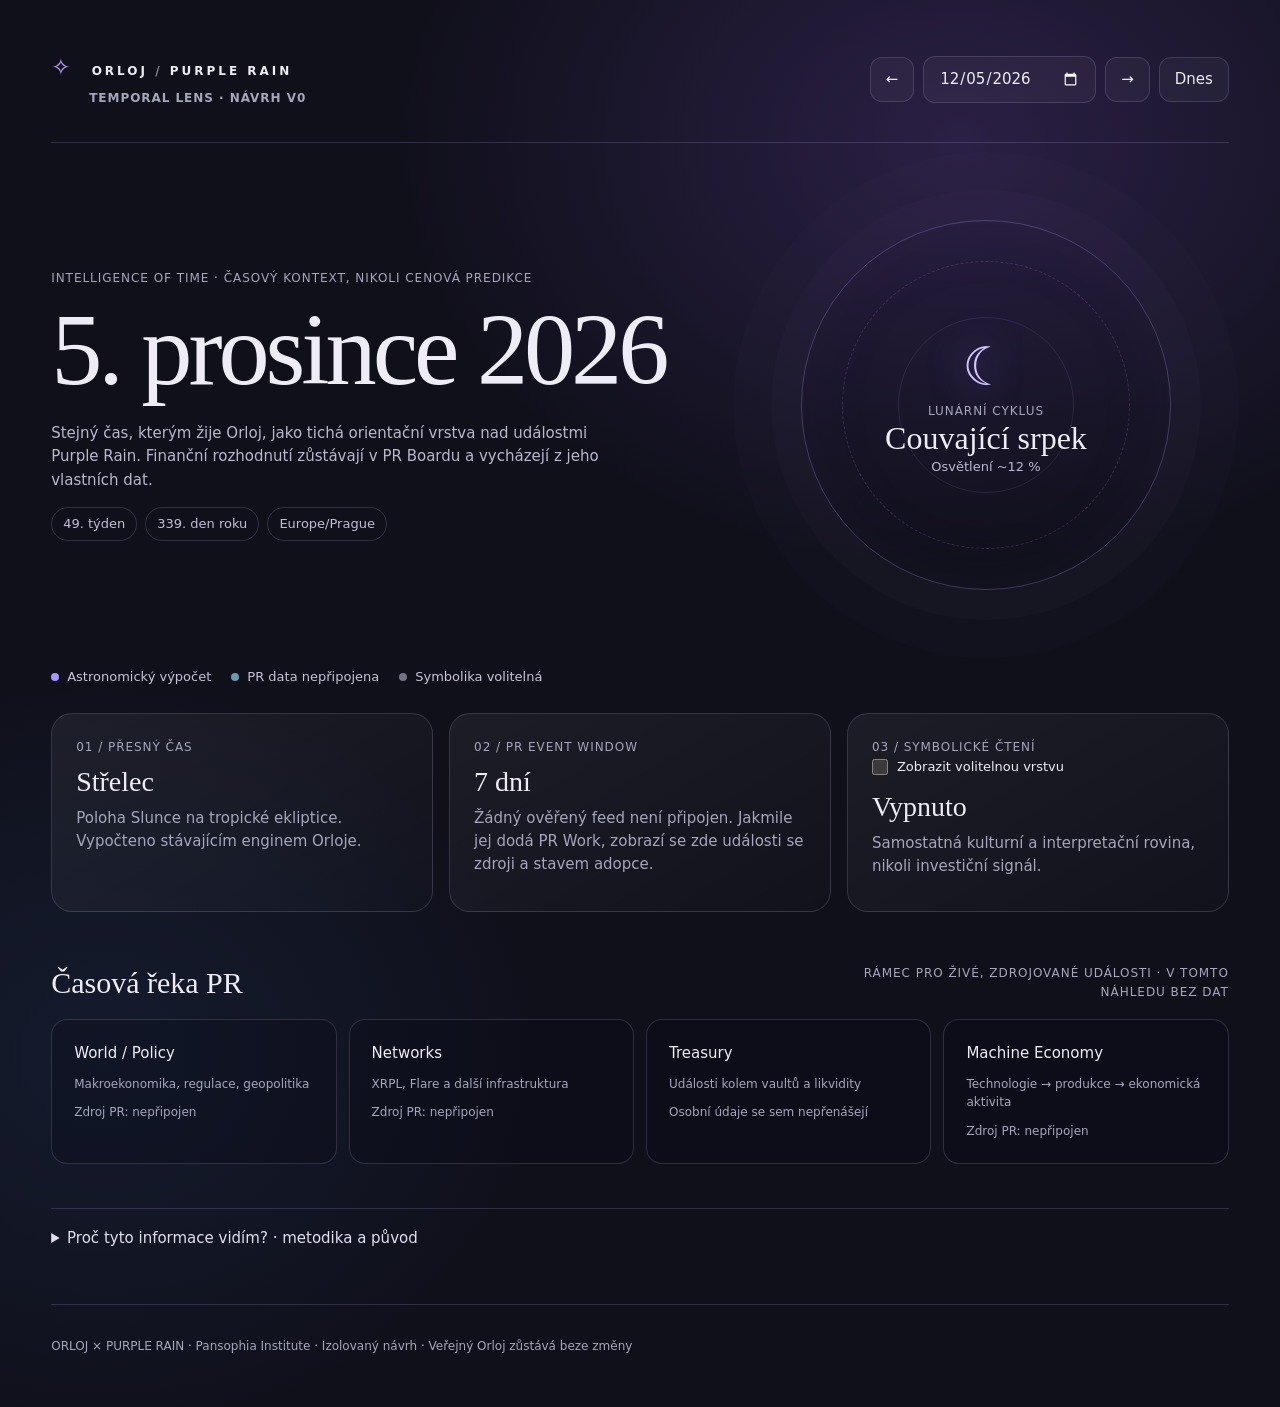
<file: pr-temporal-preview.html>
<!doctype html>
<html lang="cs">
<head>
<meta charset="utf-8">
<meta name="viewport" content="width=device-width,initial-scale=1">
<meta name="robots" content="noindex,nofollow">
<title>Orloj × Purple Rain | Temporal Lens (preview)</title>
<style>
:root{color-scheme:dark;--paper:#eeecf6;--sub:#a5a5bb;--violet:#9886ff;--edge:rgba(215,207,255,.16)}
*{box-sizing:border-box}body{margin:0;min-height:100vh;background:radial-gradient(ellipse 55% 38% at 75% 10%,rgba(104,67,166,.3),transparent 80%),radial-gradient(ellipse 43% 34% at 8% 75%,rgba(38,73,122,.2),transparent 80%),#10101b;color:var(--paper);font:15px/1.55 system-ui,-apple-system,Segoe UI,sans-serif}
main{max-width:1300px;margin:auto;padding:clamp(20px,4vw,65px)}header,.tools,.meta,.columns,.lanes,.legend{display:flex;gap:18px;align-items:center;justify-content:space-between;flex-wrap:wrap}
.logo{font:600 12px/1.4 system-ui;letter-spacing:.25em;text-transform:uppercase}.logo i{color:#c3a4ff;font-size:23px;font-style:normal;margin-right:11px}.small{color:var(--sub);font-size:12px;letter-spacing:.08em;text-transform:uppercase}
header{padding-bottom:35px;border-bottom:1px solid var(--edge)}.tools{gap:9px}button,input{font:inherit;color:inherit;border:1px solid var(--edge);background:rgba(255,255,255,.04);border-radius:12px;padding:10px 15px}button{cursor:pointer}button:hover,button:focus-visible{background:rgba(152,134,255,.13)}input{color-scheme:dark}button:focus-visible,input:focus-visible{outline:2px solid #b0a0ff;outline-offset:3px}
.hero{display:grid;grid-template-columns:1.15fr .85fr;gap:35px;align-items:center;padding:clamp(35px,6vw,80px) 0}
h1{font:400 clamp(50px,8vw,118px)/1.02 Georgia,serif;letter-spacing:-.04em;margin:10px 0 20px}.hero p{max-width:575px;color:#b9b7cb}h2{font:400 30px/1.1 Georgia,serif;margin:12px 0 18px}h3{font:600 14px/1.3 system-ui;letter-spacing:.05em;margin:5px 0 12px}
.orbit{width:min(100%,370px);aspect-ratio:1;position:relative;margin:auto;border-radius:50%;border:1px solid rgba(191,167,255,.28);box-shadow:0 0 0 30px rgba(176,152,255,.018),0 0 0 68px rgba(176,152,255,.012),inset 0 0 80px rgba(112,88,169,.06);display:grid;place-items:center}
.orbit:before,.orbit:after{content:"";position:absolute;border:1px dashed rgba(191,167,255,.2);border-radius:50%;inset:11%}.orbit:after{inset:26%;border-style:solid;border-color:rgba(191,167,255,.12)}
.orbit .center{text-align:center;z-index:1}.orbit .moon{display:block;font-size:53px;color:#d2c5ff;line-height:1.3;text-shadow:0 0 38px #7e6cda}.orbit .phase{font-size:13px;color:#bbb7d4}.orbit .number{font:400 32px Georgia,serif}
.meta{justify-content:flex-start;gap:8px;color:#c2bdd4;font-size:13px}.meta span{border:1px solid var(--edge);border-radius:999px;padding:6px 11px}
.legend{justify-content:flex-start;gap:20px;color:#c7c3d4;font-size:13px;margin:0 0 26px}.key{display:inline-block;width:8px;height:8px;border-radius:50%;margin-right:8px;background:#a797ff}.key.off{background:#747288}.key.none{background:#6b99b0}
.columns{align-items:stretch;gap:16px}.panel{flex:1 1 285px;min-width:0;padding:24px;background:linear-gradient(150deg,rgba(255,255,255,.055),rgba(255,255,255,.012));border:1px solid var(--edge);border-radius:21px}.big{font:400 28px Georgia,serif;margin:9px 0}.panel p{color:var(--sub);margin:9px 0}
.section{display:flex;justify-content:space-between;align-items:center;gap:10px;margin:52px 0 17px}.section h2{margin:0}.section .small{max-width:420px;text-align:right}
.lanes{align-items:stretch;gap:12px}.lane{flex:1 1 230px;min-height:123px;padding:22px;border:1px solid var(--edge);border-radius:16px;background:rgba(8,8,22,.28)}.lane strong{display:block;font-weight:500}.lane p{font-size:12px;color:var(--sub);margin:10px 0 0}
.switch{display:inline-flex;align-items:center;gap:9px;font-size:13px}.switch input{accent-color:#b4a1ff;width:16px;height:16px;margin:0}details{margin-top:44px;border-top:1px solid var(--edge);padding-top:18px;color:#aaa9bf}summary{cursor:pointer;color:#e0def1}details p{max-width:880px}
footer{padding-top:32px;margin-top:54px;border-top:1px solid var(--edge);color:var(--sub);font-size:12px}
@media(max-width:790px){.hero{grid-template-columns:1fr}.orbit{width:min(75vw,310px)}.section{align-items:flex-start;flex-direction:column}.section .small{text-align:left}header{align-items:flex-start}h1{font-size:clamp(53px,12vw,84px)}}
</style>
</head>
<body>
<main>
  <header>
    <div class="logo"><i>✧</i> ORLOJ <span style="opacity:.55">/</span> PURPLE RAIN <div class="small" style="margin:7px 0 0 38px">Temporal Lens · návrh v0</div></div>
    <div class="tools" aria-label="Výběr data"><button id="prev" type="button" aria-label="Předchozí den">←</button><input id="day" type="date" aria-label="Vybrat den"><button id="next" type="button" aria-label="Následující den">→</button><button id="today" type="button">Dnes</button></div>
  </header>

  <section class="hero">
    <div><div class="small">Intelligence of Time · časový kontext, nikoli cenová predikce</div><h1 id="heading">—</h1>
      <p>Stejný čas, kterým žije Orloj, jako tichá orientační vrstva nad událostmi Purple Rain. Finanční rozhodnutí zůstávají v PR Boardu a vycházejí z jeho vlastních dat.</p>
      <div class="meta"><span id="week">—</span><span id="ordinal">—</span><span>Europe/Prague</span></div>
    </div>
    <div class="orbit" aria-label="Astronomický motiv"><div class="center"><span class="moon">☾</span><div class="small">Lunární cyklus</div><div id="moon" class="number">—</div><div id="illuminated" class="phase">—</div></div></div>
  </section>

  <div class="legend"><span><i class="key"></i>Astronomický výpočet</span><span><i class="key none"></i>PR data nepřipojena</span><span><i class="key off"></i>Symbolika volitelná</span></div>

  <section class="columns" aria-label="Časové vrstvy">
    <article class="panel"><div class="small">01 / Přesný čas</div><div id="sun" class="big">—</div><p>Poloha Slunce na tropické ekliptice. Vypočteno stávajícím enginem Orloje.</p></article>
    <article class="panel"><div class="small">02 / PR Event Window</div><div class="big">7 dní</div><p>Žádný ověřený feed není připojen. Jakmile jej dodá PR Work, zobrazí se zde události se zdroji a stavem adopce.</p></article>
    <article class="panel"><div class="small">03 / Symbolické čtení</div>
      <label class="switch"><input type="checkbox" id="symbols"> Zobrazit volitelnou vrstvu</label>
      <div id="symbol-output" class="big" aria-live="polite">Vypnuto</div>
      <p>Samostatná kulturní a interpretační rovina, nikoli investiční signál.</p></article>
  </section>

  <div class="section"><h2>Časová řeka PR</h2><div class="small">Rámec pro živé, zdrojované události · v tomto náhledu bez dat</div></div>
  <section class="lanes" aria-label="Tematické osy">
    <div class="lane"><strong>World / Policy</strong><p>Makroekonomika, regulace, geopolitika</p><p>Zdroj PR: nepřipojen</p></div>
    <div class="lane"><strong>Networks</strong><p>XRPL, Flare a další infrastruktura</p><p>Zdroj PR: nepřipojen</p></div>
    <div class="lane"><strong>Treasury</strong><p>Události kolem vaultů a likvidity</p><p>Osobní údaje se sem nepřenášejí</p></div>
    <div class="lane"><strong>Machine Economy</strong><p>Technologie → produkce → ekonomická aktivita</p><p>Zdroj PR: nepřipojen</p></div>
  </section>

  <details><summary>Proč tyto informace vidím? · metodika a původ</summary>
  <p>Datum a astronomické pozice se počítají z OrlojDay a Astronomy Engine. Události, maturity (produkce/pilot/memorandum/oznámení), tržní ceny ani investiční scénáře nejsou součástí Orloje; dodává je až ověřená datová vrstva Purple Rain. Symbolické asociace nemají prokázanou predikční schopnost pro ceny aktiv a jsou ve finančním režimu vypnuté. Tato stránka je návrh, ne živý PR Board.</p></details>
  <footer>ORLOJ × PURPLE RAIN · Pansophia Institute · Izolovaný návrh · Veřejný Orloj zůstává beze změny</footer>
</main>
<script src="./astronomy-engine.min.js"></script>
<script src="./day-profile.js"></script>
<script src="./pr-temporal-context.js"></script>
<script>
(function(){
  "use strict";
  const D=window.OrlojDay,B=window.OrlojPRTemporal,A=window.Astronomy,zone="Europe/Prague",el=id=>document.getElementById(id);
  if(!D||!B||!A){el("heading").textContent="Moduly Orloje nejsou dostupné";return;}
  let dateKey=D.dateKeyAt(new Date(),zone);
  function render(){
    const at=new Date(D.zonedLocalToUtc(dateKey,"12:00",zone));
    const ctx=B.createContext({at:at,timeZone:zone,dayEngine:D,astronomy:A,includeSymbolic:el("symbols").checked,events:[]});
    el("day").value=dateKey;
    el("heading").textContent=new Intl.DateTimeFormat("cs-CZ",{timeZone:"UTC",day:"numeric",month:"long",year:"numeric"}).format(D.civilDate(dateKey));
    el("week").textContent=ctx.calendar.isoWeek+". týden";
    el("ordinal").textContent=ctx.calendar.dayOfYear+". den roku";
    el("moon").textContent=ctx.astronomy.lunar.name;
    el("illuminated").textContent="Osvětlení ~"+Math.round(ctx.astronomy.lunar.illuminationFraction*100)+" %";
    el("sun").textContent=ctx.astronomy.solar.zodiacSign;
    el("symbol-output").textContent=ctx.symbolic?ctx.symbolic.universalDay+" · "+ctx.symbolic.weekdayRuler:"Vypnuto";
  }
  el("prev").addEventListener("click",()=>{dateKey=D.shiftDateKey(dateKey,-1);render();});
  el("next").addEventListener("click",()=>{dateKey=D.shiftDateKey(dateKey,1);render();});
  el("today").addEventListener("click",()=>{dateKey=D.dateKeyAt(new Date(),zone);render();});
  el("day").addEventListener("change",e=>{if(D.parseDateKey(e.target.value)){dateKey=e.target.value;render();}});
  el("symbols").addEventListener("change",render);
  render();
})();
</script>
</body>
</html>
</file>
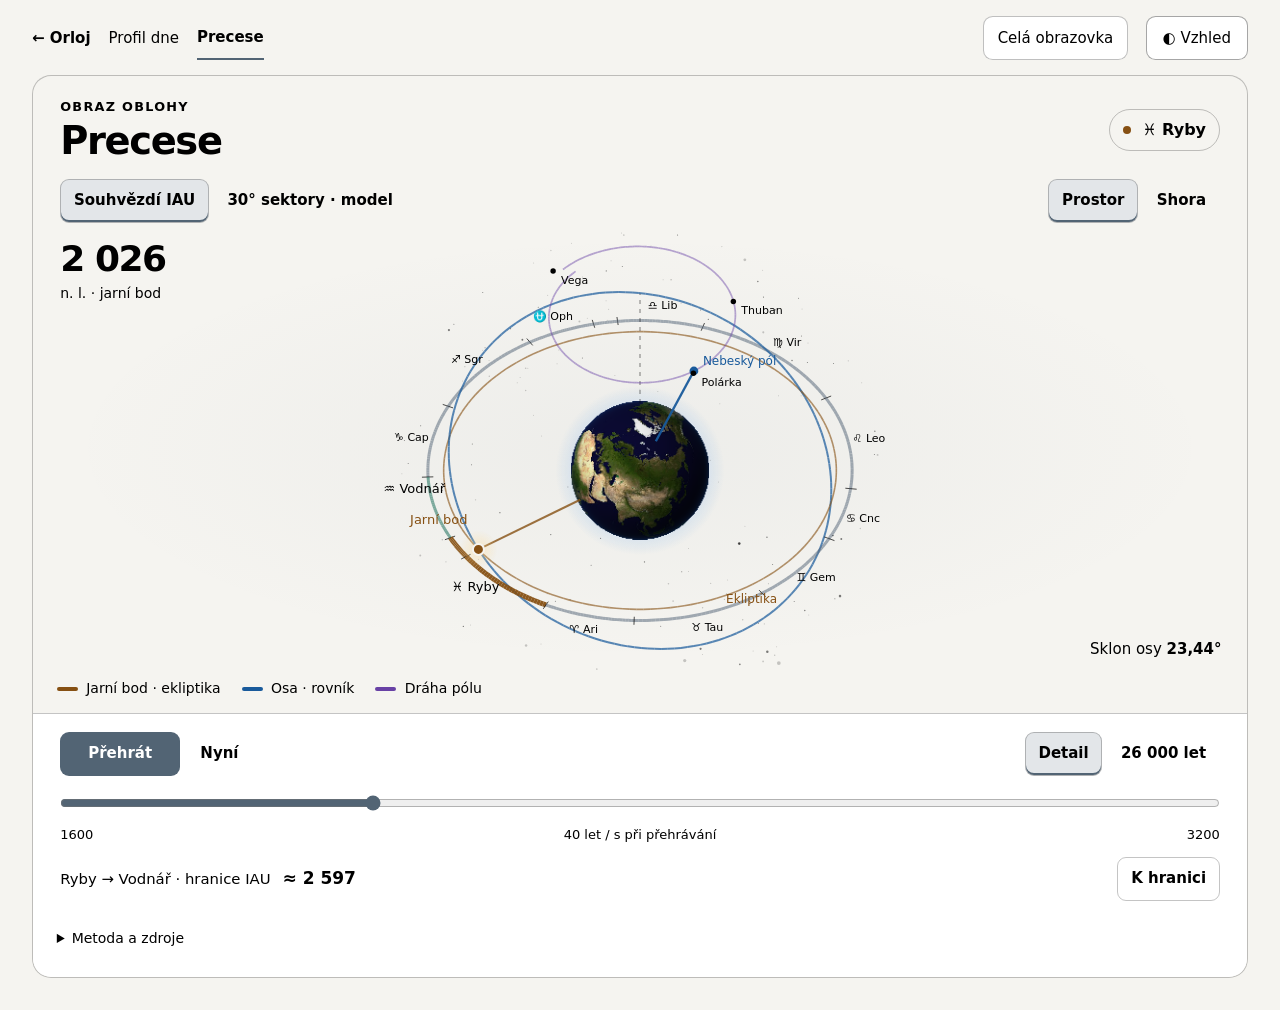
<file: precession.html>
<!doctype html>
<html lang="cs">
<head>
  <meta charset="utf-8">
  <meta name="viewport" content="width=device-width, initial-scale=1">
  <meta name="theme-color" content="#111820">
  <meta name="orloj-build" content="public-v11-13">
  <title>Precese · Orloj</title>
  <link rel="manifest" href="./manifest.webmanifest">
  <link rel="icon" type="image/svg+xml" href="./assets/orloj-app-icon.svg">
  <link rel="apple-touch-icon" href="./assets/orloj-home-180.png">
  <link rel="stylesheet" href="./design-foundation.css">
  <link rel="stylesheet" href="./precession.css">
  <script src="./appearance.js"></script>
</head>
<body class="precession-page">
  <a class="op-skip" href="#op-time">Přejít na ovládání času</a>
  <main class="op-shell">
    <nav class="op-nav" aria-label="Obrazy Orloje">
      <a href="./index.html?view=now" class="op-home">← Orloj</a>
      <a href="./day.html">Profil dne</a>
      <span aria-current="page">Precese</span>
      <span class="op-nav-space"></span>
      <button id="op-fullscreen" type="button" hidden>Celá obrazovka</button>
      <button id="theme-toggle" class="of-open" type="button">Vzhled</button>
    </nav>
    <section id="orloj-precession" aria-labelledby="op-title">
  <header class="op-head">
    <div><div class="op-brand">OBRAZ OBLOHY</div><h1 id="op-title">Precese</h1></div>
    <div class="op-badge"><span class="op-dot"></span><span id="op-region">—</span></div>
  </header>
  <div class="op-toolbar">
    <div class="op-switch" role="group" aria-label="Definice hranic">
      <button type="button"  data-model="iau" aria-pressed="true">Souhvězdí IAU</button>
      <button type="button"  data-model="equal" aria-pressed="false">30° sektory · model</button>
    </div>
    <div class="op-switch" role="group" aria-label="Pohled na model">
      <button type="button"  data-view="space" aria-pressed="true">Prostor</button>
      <button type="button"  data-view="top" aria-pressed="false">Shora</button>
    </div>
  </div>
  <div class="op-scene">
    <canvas id="op-canvas" role="img" aria-label="Prostorový model Země, rovníku, ekliptiky a posunu jarního bodu. Tažením lze změnit směr pohledu; alternativou jsou tlačítka Prostor a Shora.">Model precese Země. K ovládání roku slouží posuvník pod modelem.</canvas>
    <div class="op-instrument"><div class="op-year" id="op-year">—</div><div class="op-era" id="op-year-era">n. l. · jarní bod</div></div>
    <div class="op-angle">Sklon osy <strong id="op-obliquity">—</strong></div>
  </div>
  <div class="op-legend" aria-label="Legenda modelu">
    <span class="op-key"><span class="op-stroke" style="--key-color:var(--o-gold)"></span>Jarní bod · ekliptika</span>
    <span class="op-key"><span class="op-stroke" style="--key-color:var(--o-blue)"></span>Osa · rovník</span>
    <span class="op-key"><span class="op-stroke" style="--key-color:var(--o-purple)"></span>Dráha pólu</span>
  </div>
  <div class="op-controls">
    <div class="op-control-top">
      <div class="op-actions">
        <button type="button" class="op-play" id="op-play" aria-pressed="false" aria-label="Přehrát pohyb precese">Přehrát</button>
        <button type="button"  id="op-now">Nyní</button>
      </div>
      <div class="op-switch" role="group" aria-label="Rozsah času">
        <button type="button"  data-range="detail" aria-pressed="true">Detail</button>
        <button type="button"  data-range="cycle" aria-pressed="false">26 000 let</button>
      </div>
    </div>
    <label for="op-time" class="op-accessible">Rok modelu</label>
    <input type="range" id="op-time" min="1600" max="3200" step="1" value="2026" aria-valuetext="Rok modelu">
    <div class="op-range-labels"><span id="op-range-min">1600</span><span id="op-rate">40 let / s při přehrávání</span><span id="op-range-max">3200</span></div>
    <div class="op-crossing">
      <div class="op-crossing-value"><span id="op-boundary-label">Ryby → Vodnář · hranice IAU</span><strong id="op-crossing-year">—</strong></div>
      <button type="button"  id="op-jump">K hranici</button>
    </div>
    <div id="op-shift-wrap" class="op-shift" hidden>
      <div class="op-shift-label"><label for="op-shift">Posun hranic · kotva Spica = 180°</label><output id="op-shift-value" for="op-shift">0,0°</output></div>
      <input type="range" id="op-shift" min="-5" max="5" value="0" step="0.1" aria-label="Posun hranic rovných sektorů ve stupních">
    </div>
    <div id="op-live" class="op-accessible" aria-live="polite"></div>
  </div>
  <details class="op-method">
    <summary >Metoda a zdroje</summary>
    <dl>
      <dt>Pohyb</dt><dd>Střední precese · Vondrák–Capitaine–Wallace 2011/2012 · ERFA/SOFA</dd>
      <dt>IAU</dt><dd>Průsečík ekliptiky daného roku s hranicemi souhvězdí; Roman 1987, B1875</dd>
      <dt>30° sektory · model</dt><dd>Ilustrační hvězdná kotva Spica = 180°; volitelný posun. Není označována za standardní Lahiri.</dd>
      <dt>Význam roku</dt><dd>Překročení zvolené hranice jarním bodem; neurčuje všeobecně přijatý začátek astrologické éry.</dd>
      <dt>Čas</dt><dd>Juliánská epocha; rok 0 odpovídá 1 př. n. l. Časový krok posuvníku je jeden juliánský rok. Tlačítko Nyní se řídí časem zařízení.</dd>
      <dt>Zobrazení</dt><dd>Data v krocích 20 let, mezi nimi interpolace; hranice IAU přibližné při změně průsečíků. Úhly podle modelu; velikosti a vzdálenosti ilustrační. Nutace vynechána. Hvězdy fixovány na J2000; osvětlení a natočení povrchu Země ilustrační.</dd>
    </dl>
    <div class="op-credit"><a href="https://www.iau.org/IAU/Astronomy-FAQs/Constellations.aspx" target="_blank" rel="noopener">Hranice IAU</a> · <a href="https://github.com/liberfa/erfa/blob/master/src/ltpequ.c" target="_blank" rel="noopener">Precesní model</a><br>Země: <a href="https://svs.gsfc.nasa.gov/2915/" target="_blank" rel="noopener">NASA/GSFC Scientific Visualization Studio; Reto Stöckli</a>.<br>Hvězdy: <a href="https://github.com/astronexus/HYG-Database" target="_blank" rel="noopener">David Nash / HYG v3.8</a>, <a href="https://creativecommons.org/licenses/by-sa/4.0/" target="_blank" rel="noopener">CC BY-SA 4.0</a>; výběr a úprava dat pro Orloj.</div>
  </details>

    </section>
    <p id="op-status" role="status">Načítání modelu…</p>
    <noscript><p>K ovládání modelu zapni JavaScript. Model zobrazuje střední precesi; hranice souhvězdí IAU neurčují jednotný začátek astrologické éry.</p></noscript>
  </main>
  <script src="./symbol-registry.js"></script>
  <script src="./precession-data.js"></script>
  <script src="./precession-core.js"></script>
  <script src="./precession.js"></script>
</body>
</html>
</file>
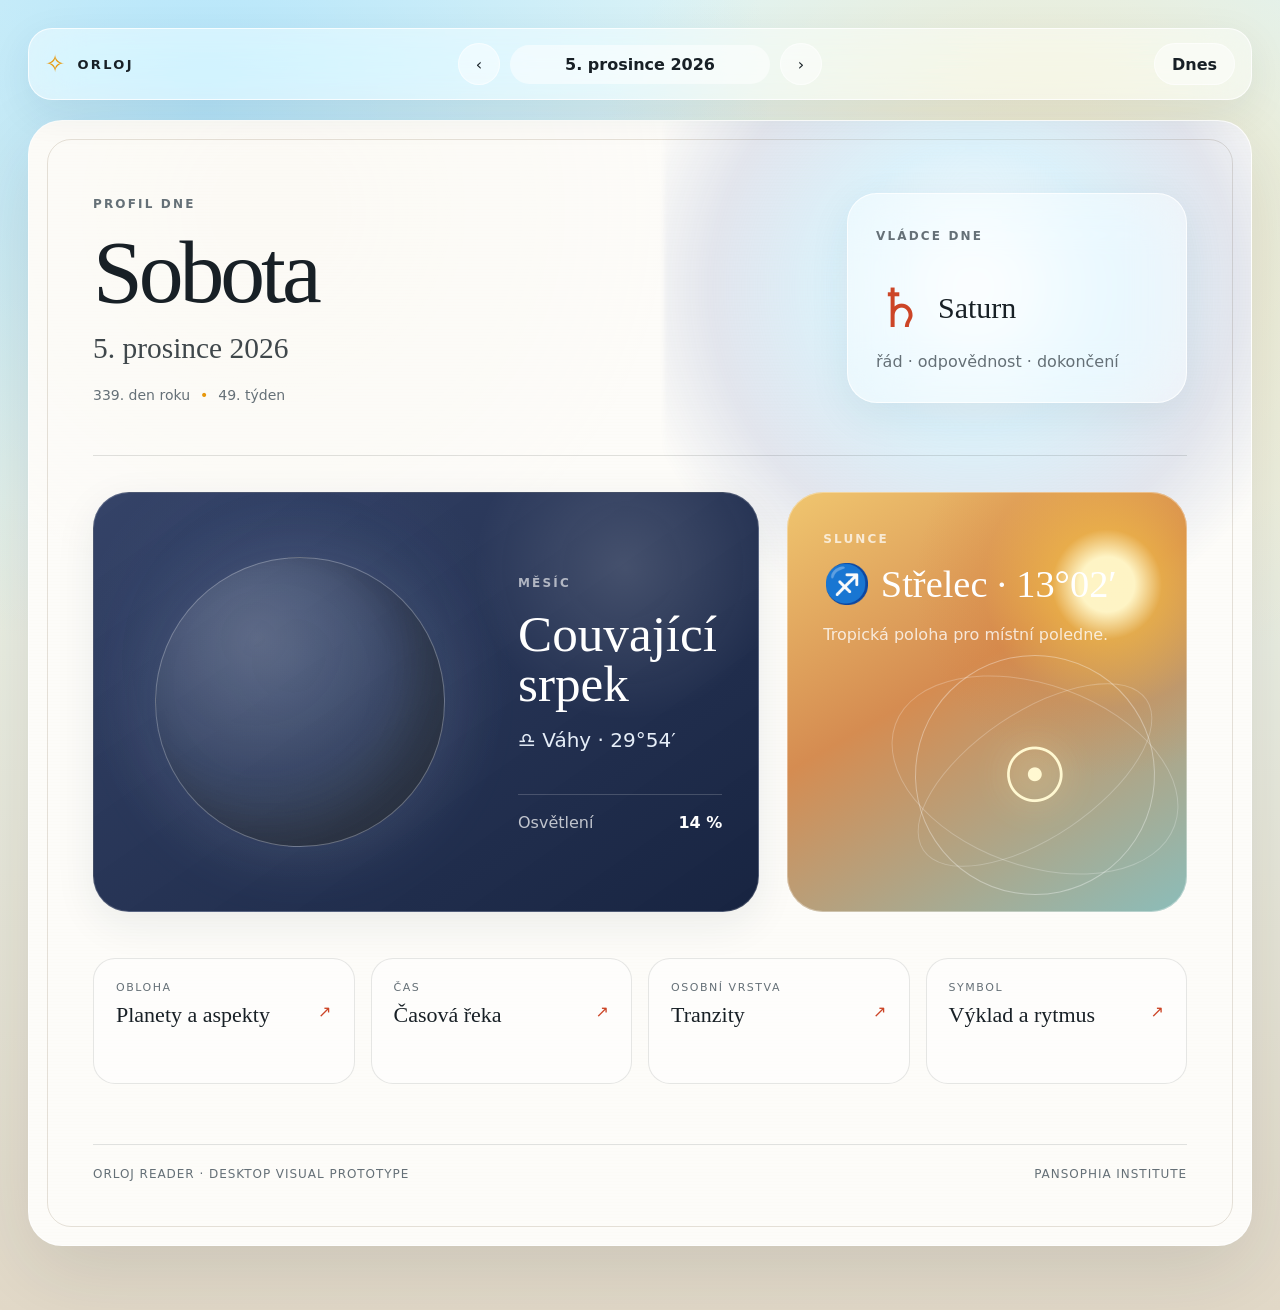
<file: reader-prototype.html>
<!doctype html>
<html lang="cs">
<head>
  <meta charset="utf-8">
  <meta name="viewport" content="width=device-width,initial-scale=1">
  <meta name="theme-color" content="#f7f3e8">
  <title>Orloj Reader · Desktop prototype</title>
  <link rel="stylesheet" href="reader-prototype.css">
</head>
<body>
  <main class="reader-shell">
    <header class="reader-nav glass">
      <div class="brand"><span class="brand-mark">✧</span><span>ORLOJ</span></div>
      <div class="date-nav" aria-label="Volba dne">
        <button id="prev" aria-label="Předchozí den">‹</button>
        <label class="date-picker"><span id="date-label">—</span><input id="date-input" type="date" aria-label="Vybrat datum"></label>
        <button id="next" aria-label="Následující den">›</button>
      </div>
      <button id="today" class="today">Dnes</button>
    </header>

    <section class="folio paper">
      <div class="ambient-glow" aria-hidden="true"></div>

      <section class="hero">
        <div class="hero-copy">
          <p class="eyebrow">PROFIL DNE</p>
          <h1 id="weekday">—</h1>
          <p class="big-date" id="full-date">—</p>
          <div class="meta-row">
            <span id="year-day">—</span>
            <span class="dot">•</span>
            <span id="year-week">—</span>
          </div>
        </div>

        <div class="ruler-card glass">
          <span class="small-label">Vládce dne</span>
          <div class="ruler-main"><span id="ruler-glyph">—</span><b id="ruler-name">—</b></div>
          <p id="ruler-theme">—</p>
        </div>
      </section>

      <section class="cosmic-grid">
        <article class="moon-panel glass" id="moon-panel">
          <div class="moon-wrap" aria-hidden="true"><div class="moon-disc" id="moon-disc"></div></div>
          <div class="moon-copy">
            <span class="small-label">Měsíc</span>
            <h2 id="moon-phase">—</h2>
            <p id="moon-position">—</p>
            <div class="illumination"><span>Osvětlení</span><b id="moon-illumination">—</b></div>
          </div>
        </article>

        <article class="sun-panel">
          <span class="small-label">Slunce</span>
          <h2 id="sun-position">—</h2>
          <p>Tropická poloha pro místní poledne.</p>
          <div class="solar-orbit" aria-hidden="true"><span>☉</span></div>
        </article>
      </section>

      <section class="depth-row">
        <button class="depth-card"><span>Obloha</span><b>Planety a aspekty</b><i>↗</i></button>
        <button class="depth-card"><span>Čas</span><b>Časová řeka</b><i>↗</i></button>
        <button class="depth-card"><span>Osobní vrstva</span><b>Tranzity</b><i>↗</i></button>
        <button class="depth-card"><span>Symbol</span><b>Výklad a rytmus</b><i>↗</i></button>
      </section>

      <footer class="folio-footer">
        <span>Orloj Reader · desktop visual prototype</span>
        <span>Pansophia Institute</span>
      </footer>
    </section>
  </main>

  <script src="astronomy-engine.min.js"></script>
  <script>
    (function(){
      const SIGNS=["Beran","Býk","Blíženci","Rak","Lev","Panna","Váhy","Štír","Střelec","Kozoroh","Vodnář","Ryby"];
      const GLYPHS=["♈","♉","♊","♋","♌","♍","♎","♏","♐","♑","♒","♓"];
      const RULERS=[
        {name:"Slunce",glyph:"☉",theme:"vitalita · střed · viditelnost"},
        {name:"Měsíc",glyph:"☽",theme:"péče · citlivost · vnitřní rytmus"},
        {name:"Mars",glyph:"♂",theme:"akce · odvaha · jasný řez"},
        {name:"Merkur",glyph:"☿",theme:"slovo · učení · výměna"},
        {name:"Jupiter",glyph:"♃",theme:"růst · důvěra · širší perspektiva"},
        {name:"Venuše",glyph:"♀",theme:"vztahy · krása · vyrovnání"},
        {name:"Saturn",glyph:"♄",theme:"řád · odpovědnost · dokončení"}
      ];
      const phaseNames=["Nov","Dorůstající srpek","První čtvrť","Dorůstající Měsíc","Úplněk","Couvající Měsíc","Poslední čtvrť","Couvající srpek"];
      const $=id=>document.getElementById(id);
      const pad=n=>String(n).padStart(2,"0");
      const key=d=>d.getFullYear()+"-"+pad(d.getMonth()+1)+"-"+pad(d.getDate());
      const fromKey=k=>{const [y,m,d]=k.split("-").map(Number);return new Date(y,m-1,d,12,0,0)};
      function dayOfYear(d){const start=new Date(d.getFullYear(),0,0);return Math.floor((d-start)/86400000)}
      function isoWeek(d){const x=new Date(Date.UTC(d.getFullYear(),d.getMonth(),d.getDate()));x.setUTCDate(x.getUTCDate()+4-(x.getUTCDay()||7));const start=new Date(Date.UTC(x.getUTCFullYear(),0,1));return Math.ceil((((x-start)/86400000)+1)/7)}
      function eclipticLon(body,d){const v=Astronomy.GeoVector(body,d,true);return ((Astronomy.Ecliptic(v).elon%360)+360)%360}
      function sign(lon){const i=Math.floor(lon/30),deg=lon-i*30;return {name:SIGNS[i],glyph:GLYPHS[i],degree:deg}}
      function degreeText(v){let d=Math.floor(v),m=Math.round((v-d)*60);if(m===60){d++;m=0}return d+"°"+pad(m)+"′"}
      function phase(d){const a=((Astronomy.MoonPhase(d)%360)+360)%360;const illum=(1-Math.cos(a*Math.PI/180))/2;const i=Math.floor((a+22.5)/45)%8;return {angle:a,illum:illum,name:phaseNames[i]}}
      function render(date){
        $("date-input").value=key(date);
        $("date-label").textContent=new Intl.DateTimeFormat("cs-CZ",{day:"numeric",month:"long",year:"numeric"}).format(date);
        $("weekday").textContent=new Intl.DateTimeFormat("cs-CZ",{weekday:"long"}).format(date);
        $("full-date").textContent=new Intl.DateTimeFormat("cs-CZ",{day:"numeric",month:"long",year:"numeric"}).format(date);
        $("year-day").textContent=dayOfYear(date)+". den roku";
        $("year-week").textContent=isoWeek(date)+". týden";
        const r=RULERS[date.getDay()];$("ruler-glyph").textContent=r.glyph;$("ruler-name").textContent=r.name;$("ruler-theme").textContent=r.theme;
        const moon=sign(eclipticLon("Moon",date)),sun=sign(eclipticLon("Sun",date)),ph=phase(date);
        $("moon-phase").textContent=ph.name;$("moon-position").textContent=moon.glyph+" "+moon.name+" · "+degreeText(moon.degree);$("moon-illumination").textContent=Math.round(ph.illum*100)+" %";
        $("sun-position").textContent=sun.glyph+" "+sun.name+" · "+degreeText(sun.degree);
        document.documentElement.style.setProperty("--moon-light",String(.12+ph.illum*.88));
        document.documentElement.style.setProperty("--moon-glow",String(.08+ph.illum*.42));
      }
      let current=new Date();
      $("prev").onclick=()=>{current.setDate(current.getDate()-1);render(current)};
      $("next").onclick=()=>{current.setDate(current.getDate()+1);render(current)};
      $("today").onclick=()=>{current=new Date();render(current)};
      $("date-input").onchange=e=>{if(e.target.value){current=fromKey(e.target.value);render(current)}};
      render(current);
    })();
  </script>
</body>
</html>
</file>
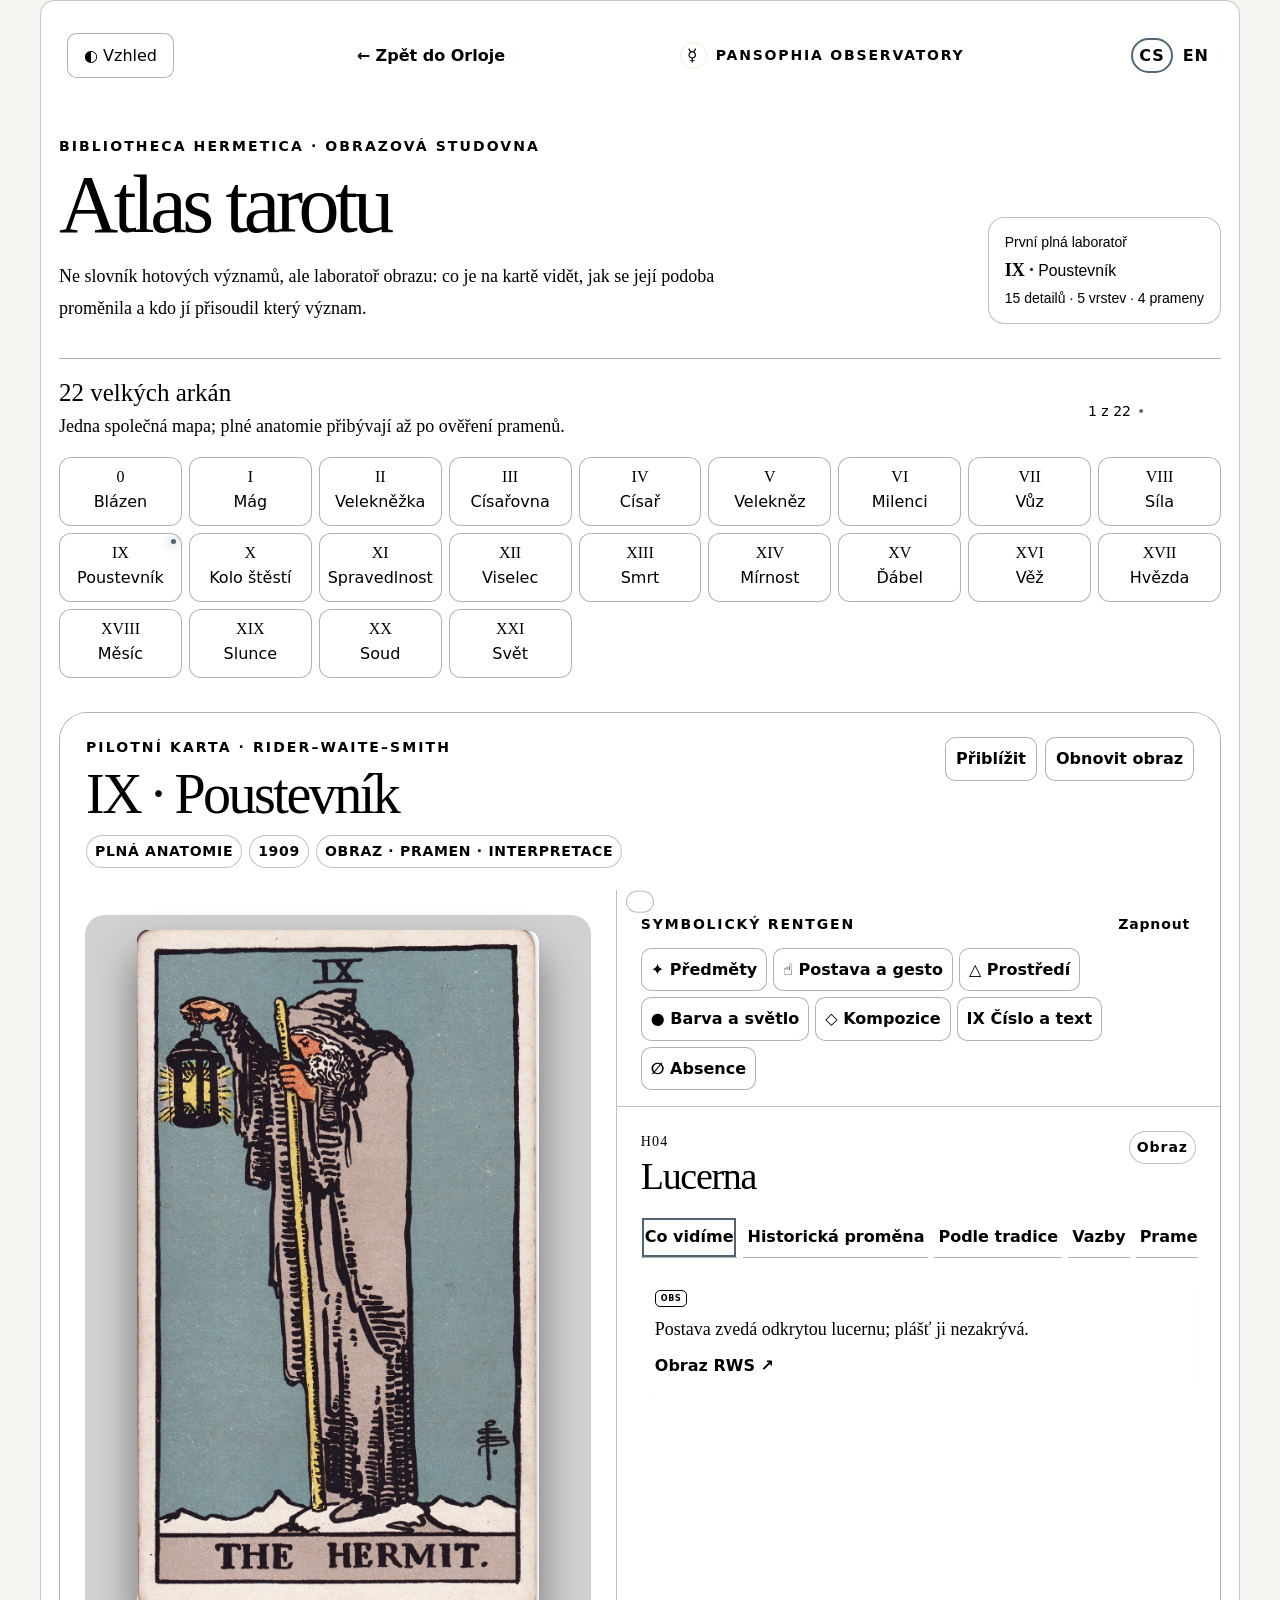
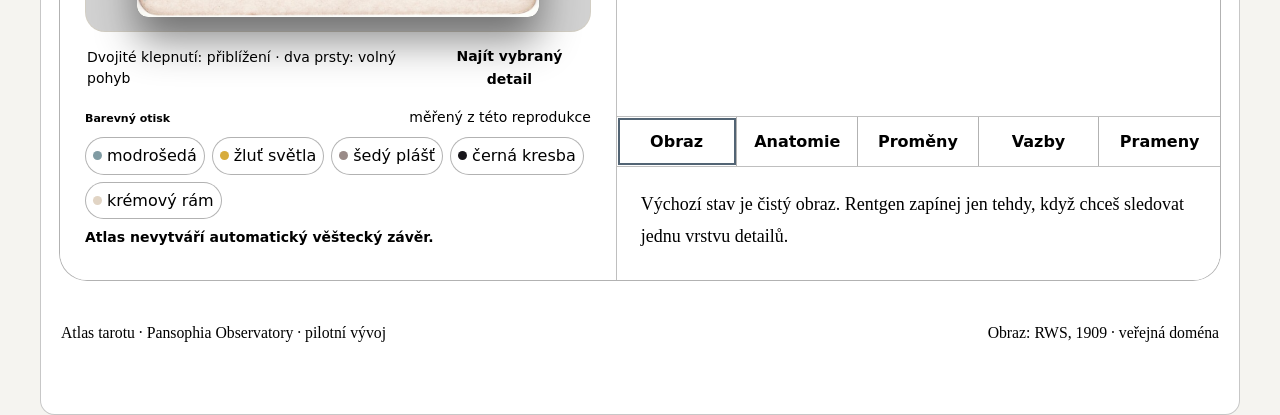
<file: tarot.html>
<!doctype html>
<html lang="cs">
<head>
  <meta charset="utf-8">
  <meta name="viewport" content="width=device-width, initial-scale=1, viewport-fit=cover">
  <meta name="theme-color" content="#090d15">
  <meta name="description" content="Atlas tarotu Pansophia Institute — první interaktivní anatomie karty IX Poustevník.">
  <title>Atlas tarotu · Pansophia Observatory</title>
  <link href="assets/orloj-app-icon.svg?v=public-v11-13-home-icon" rel="icon" type="image/svg+xml"/>
  <link href="assets/orloj-home-180.png?v=public-v11-13-home-icon" rel="apple-touch-icon" sizes="180x180"/>
  <style>
    :root{
      color-scheme:dark;
      --paper:#090d15;
      --paper-deep:#05070c;
      --surface:rgba(18,25,38,.78);
      --surface-soft:rgba(255,255,255,.035);
      --line:rgba(225,232,240,.12);
      --line-gold:rgba(216,196,138,.32);
      --ink:#f4f0e8;
      --ink-soft:rgba(244,240,232,.66);
      --ink-faint:rgba(244,240,232,.42);
      --gold:#d8c48a;
      --gold-light:#f1dfaa;
      --blue:#a8c6d1;
      --mint:#afd8c4;
      --violet:#cbb6e8;
      --shadow:0 28px 80px rgba(0,0,0,.34);
    }
    *{box-sizing:border-box;-webkit-tap-highlight-color:transparent}
    html{scroll-behavior:smooth}
    body{
      margin:0;
      min-height:100vh;
      color:var(--ink);
      font-family:-apple-system,BlinkMacSystemFont,"SF Pro Text","Segoe UI",sans-serif;
      background:
        radial-gradient(900px 640px at 12% -12%,rgba(81,112,140,.24),transparent 62%),
        radial-gradient(900px 620px at 92% 4%,rgba(165,134,76,.12),transparent 60%),
        linear-gradient(160deg,#0c1220 0%,var(--paper) 46%,var(--paper-deep) 100%);
    }
    body:before,body:after{content:"";position:fixed;inset:0;pointer-events:none;z-index:-1}
    body:before{opacity:.62;background-image:radial-gradient(1px 1px at 11% 19%,rgba(255,255,255,.62),transparent),radial-gradient(1.2px 1.2px at 73% 14%,rgba(222,230,255,.44),transparent),radial-gradient(1px 1px at 88% 42%,rgba(255,227,181,.40),transparent),radial-gradient(1px 1px at 42% 81%,rgba(201,222,255,.30),transparent);background-size:300px 300px,410px 410px,520px 520px,620px 620px}
    body:after{background:linear-gradient(90deg,rgba(255,255,255,.018) 1px,transparent 1px),linear-gradient(rgba(255,255,255,.012) 1px,transparent 1px);background-size:96px 96px;mask-image:linear-gradient(to bottom,black,transparent 70%);opacity:.32}
    button,a{font:inherit}
    button{color:inherit}
    .skip{position:fixed;left:12px;top:-60px;z-index:20;padding:10px 13px;border-radius:10px;background:var(--gold);color:#16120b;font-weight:750;text-decoration:none}.skip:focus{top:12px}
    .shell{width:min(1280px,100%);margin:0 auto;padding:max(16px,env(safe-area-inset-top)) max(18px,env(safe-area-inset-right)) 52px max(18px,env(safe-area-inset-left))}
    .topbar{display:flex;align-items:center;justify-content:space-between;gap:16px;padding:8px 0 26px}
    .back-link,.language-toggle,.image-control,.lens,.mode,.system-btn,.arcana-card,.motif-row,.source-card{border:1px solid var(--line);background:rgba(255,255,255,.025);color:var(--ink);text-decoration:none;cursor:pointer}
    .back-link{display:inline-flex;align-items:center;gap:8px;padding:8px 11px;border-radius:999px;font-size:12px;font-weight:700;color:var(--ink-soft)}
    .back-link:hover{border-color:var(--line-gold);color:var(--gold-light)}
    .brand{display:flex;align-items:center;gap:9px;color:var(--ink-faint);font-size:10px;font-weight:780;letter-spacing:.13em;text-transform:uppercase}.brand-mark{display:grid;place-items:center;width:27px;height:27px;border:1px solid var(--line-gold);border-radius:50%;color:var(--gold);font:17px/1 Georgia,serif}
    .language-toggle{display:inline-flex;overflow:hidden;border-radius:999px;padding:2px}.language-toggle button{border:0;background:transparent;color:var(--ink-faint);padding:6px 9px;border-radius:999px;font-size:10px;font-weight:800;letter-spacing:.06em;cursor:pointer}.language-toggle button.on{background:rgba(216,196,138,.16);color:var(--gold-light)}
    .hero{display:grid;grid-template-columns:minmax(0,1fr) auto;gap:24px;align-items:end;padding:24px 0 34px;border-bottom:1px solid var(--line)}
    .kicker{margin:0 0 10px;color:var(--gold);font-size:10px;font-weight:800;letter-spacing:.15em;text-transform:uppercase}
    h1{max-width:740px;margin:0;font:500 clamp(42px,7vw,82px)/.93 Georgia,"Times New Roman",serif;letter-spacing:-.055em}
    .hero-copy{max-width:670px;margin:18px 0 0;color:var(--ink-soft);font:400 16px/1.65 Georgia,"Times New Roman",serif}
    .hero-copy b{font-weight:500;color:var(--ink)}
    .hero-note{display:flex;flex-direction:column;gap:6px;min-width:156px;padding:14px 16px;border:1px solid var(--line-gold);border-radius:16px;background:linear-gradient(150deg,rgba(216,196,138,.11),rgba(255,255,255,.02));box-shadow:var(--shadow)}
    .hero-note span{font:10px/1.35 -apple-system,BlinkMacSystemFont,"SF Pro Text",sans-serif;color:var(--ink-faint)}.hero-note b{color:var(--gold-light);font:600 18px/1.1 Georgia,serif}
    .atlas-nav{display:flex;align-items:center;justify-content:space-between;gap:16px;padding:20px 0 14px}.atlas-nav h2{margin:0;font:500 25px Georgia,serif}.atlas-nav p{margin:4px 0 0;color:var(--ink-faint);font-size:12px}.progress{display:flex;align-items:center;gap:8px;color:var(--ink-faint);font-size:11px;white-space:nowrap}.progress i{display:block;width:82px;height:4px;overflow:hidden;border-radius:999px;background:rgba(255,255,255,.09)}.progress i:after{content:"";display:block;width:4.55%;height:100%;border-radius:inherit;background:var(--gold)}
    .arcana-grid{display:grid;grid-template-columns:repeat(11,minmax(46px,1fr));gap:7px;padding-bottom:34px}
    .arcana-card{position:relative;display:flex;flex-direction:column;align-items:center;justify-content:center;gap:3px;min-height:69px;border-radius:12px;padding:7px 4px;transition:transform .18s ease,border-color .18s ease,background .18s ease}.arcana-card:hover{transform:translateY(-2px);border-color:rgba(216,196,138,.4)}.arcana-card .num{color:var(--gold);font:500 15px Georgia,serif}.arcana-card .name{max-width:100%;overflow:hidden;color:var(--ink-faint);font-size:8px;white-space:nowrap;text-overflow:ellipsis}.arcana-card.active{border-color:rgba(216,196,138,.62);background:radial-gradient(circle at 50% 0,rgba(216,196,138,.17),transparent 66%),rgba(255,255,255,.05);box-shadow:inset 0 0 0 1px rgba(216,196,138,.08)}.arcana-card.active .name{color:var(--ink)}.arcana-card .status{position:absolute;right:5px;top:5px;width:5px;height:5px;border-radius:50%;background:rgba(255,255,255,.18)}.arcana-card.active .status{background:var(--gold);box-shadow:0 0 11px var(--gold)}
    .study{overflow:hidden;border:1px solid var(--line-gold);border-radius:28px;background:linear-gradient(145deg,rgba(24,31,45,.86),rgba(8,11,18,.94));box-shadow:var(--shadow)}
    .study-head{display:flex;align-items:flex-start;justify-content:space-between;gap:18px;padding:24px 26px 21px;border-bottom:1px solid var(--line)}.study-head h2{margin:4px 0 0;font:500 clamp(32px,5vw,56px)/.95 Georgia,serif;letter-spacing:-.045em}.study-meta{display:flex;flex-wrap:wrap;gap:7px;margin-top:14px}.study-meta span{padding:5px 8px;border:1px solid var(--line);border-radius:999px;color:var(--ink-faint);font-size:9px;font-weight:780;letter-spacing:.05em;text-transform:uppercase}.study-meta span:first-child{color:var(--gold);border-color:var(--line-gold)}
    .study-actions{display:flex;align-items:center;gap:8px}.image-control{display:inline-flex;align-items:center;justify-content:center;min-height:36px;padding:8px 10px;border-radius:10px;color:var(--ink-soft);font-size:11px;font-weight:760}.image-control:hover{border-color:var(--line-gold);color:var(--gold-light)}
    .study-grid{display:grid;grid-template-columns:minmax(320px,.96fr) minmax(360px,1.04fr);min-height:690px}
    .visual-side{display:flex;flex-direction:column;min-width:0;padding:25px;border-right:1px solid var(--line);background:radial-gradient(460px 360px at 50% 0,rgba(126,158,175,.14),transparent 68%),linear-gradient(180deg,rgba(4,7,12,.45),rgba(255,255,255,.01))}
    .viewport-shell{position:relative;display:grid;place-items:center;flex:1;min-height:0;padding:14px;border:1px solid rgba(216,196,138,.18);border-radius:20px;background:radial-gradient(280px 250px at 50% 28%,rgba(216,196,138,.12),transparent 68%),rgba(0,0,0,.18)}
    .image-viewport{position:relative;width:min(100%,402px);aspect-ratio:960/1641;overflow:hidden;border-radius:11px;box-shadow:0 24px 42px rgba(0,0,0,.46);touch-action:none;user-select:none;background:#17191a}.card-canvas{position:absolute;inset:0;transform-origin:center center;transition:transform .18s ease}.card-canvas.dragging{transition:none}.card-asset{display:block;width:100%;height:100%;object-fit:cover;pointer-events:none}
    .hotspot{position:absolute;left:calc(var(--x) * 1%);top:calc(var(--y) * 1%);width:clamp(24px,7%,38px);height:clamp(24px,7%,38px);transform:translate(-50%,-50%);padding:0;border:0;border-radius:50%;opacity:0;pointer-events:none;background:rgba(216,196,138,.07);transition:opacity .18s ease,transform .18s ease,box-shadow .18s ease;cursor:pointer}.hotspot:before,.hotspot:after{content:"";position:absolute;inset:5px;border:1px solid rgba(247,227,169,.95);border-radius:50%;box-shadow:0 0 0 1px rgba(7,10,16,.65),0 0 17px rgba(239,207,133,.68)}.hotspot:after{inset:10px;background:rgba(248,229,175,.88);box-shadow:0 0 11px rgba(248,229,175,.95)}.hotspot span{position:absolute;left:50%;bottom:calc(100% + 8px);min-width:max-content;max-width:135px;transform:translateX(-50%);padding:5px 7px;border:1px solid var(--line-gold);border-radius:7px;background:rgba(7,10,16,.94);color:var(--gold-light);font-size:9px;line-height:1.2;opacity:0;pointer-events:none;transition:opacity .18s ease}.hotspot:hover span,.hotspot:focus-visible span{opacity:1}.is-rentgen .hotspot.lens-active{opacity:1;pointer-events:auto}.hotspot.selected{transform:translate(-50%,-50%) scale(1.18);z-index:2}.hotspot.selected:before{border-color:#fff1c0;box-shadow:0 0 0 1px rgba(7,10,16,.65),0 0 26px rgba(250,224,150,.96)}
    .gesture-note{display:flex;align-items:center;justify-content:space-between;gap:8px;padding:12px 2px 0;color:var(--ink-faint);font-size:10px}.gesture-note b{color:var(--blue);font-weight:720}.gesture-note button{border:0;background:transparent;color:var(--gold);font-size:10px;font-weight:800;cursor:pointer}
    .visual-footer{padding-top:16px}.palette-title{display:flex;align-items:baseline;justify-content:space-between;gap:12px;color:var(--ink-faint);font-size:10px}.palette-title b{color:var(--ink);font-size:11px}.palette-row{display:flex;flex-wrap:wrap;gap:7px;margin-top:9px}.palette-chip{display:inline-flex;align-items:center;gap:5px;padding:5px 7px;border:1px solid rgba(255,255,255,.08);border-radius:999px;background:rgba(255,255,255,.025);color:var(--ink-faint);font-size:9px;cursor:pointer}.palette-chip i{width:9px;height:9px;border-radius:50%;background:var(--chip);box-shadow:0 0 0 1px rgba(255,255,255,.2)}.palette-chip.on{border-color:var(--line-gold);color:var(--ink)}.palette-caption{min-height:28px;margin:8px 0 0;color:var(--ink-faint);font-size:10px;line-height:1.45}
    .detail-side{display:flex;flex-direction:column;min-width:0;background:linear-gradient(180deg,rgba(255,255,255,.018),transparent)}.lens-area{padding:22px 24px 16px;border-bottom:1px solid var(--line)}.section-label{display:flex;align-items:center;justify-content:space-between;gap:12px;margin-bottom:11px;color:var(--ink-faint);font-size:9px;font-weight:800;letter-spacing:.13em;text-transform:uppercase}.section-label button{border:0;background:transparent;color:var(--gold);font-size:9px;font-weight:800;letter-spacing:.06em;cursor:pointer}.lens-row{display:flex;flex-wrap:wrap;gap:6px}.lens{padding:8px 9px;border-radius:10px;color:var(--ink-soft);font-size:10px;font-weight:720}.lens:hover{border-color:rgba(216,196,138,.4)}.lens.on{border-color:rgba(216,196,138,.62);background:rgba(216,196,138,.12);color:var(--gold-light)}
    .detail-card{flex:1;padding:24px;min-height:320px}.detail-top{display:flex;align-items:flex-start;justify-content:space-between;gap:14px}.detail-id{color:var(--gold);font:500 12px Georgia,serif;letter-spacing:.08em}.detail-card h3{margin:5px 0 0;font:500 clamp(26px,3.5vw,38px)/1 Georgia,serif;letter-spacing:-.035em}.detail-mark{display:inline-flex;align-items:center;gap:5px;padding:5px 7px;border:1px solid var(--line);border-radius:999px;color:var(--ink-faint);font-size:8px;font-weight:820;letter-spacing:.07em}.detail-tabs{display:flex;gap:6px;overflow-x:auto;margin:20px -2px 16px;padding:2px}.detail-tab{flex:none;border:0;border-bottom:1px solid transparent;background:transparent;color:var(--ink-faint);padding:7px 4px;font-size:10px;font-weight:760;cursor:pointer}.detail-tab.on{border-color:var(--gold);color:var(--gold-light)}.assertion{padding:13px 13px 14px;border:1px solid var(--line);border-radius:14px;background:rgba(255,255,255,.024)}.assertion+.assertion{margin-top:8px}.assertion-head{display:flex;align-items:center;justify-content:space-between;gap:10px;margin-bottom:7px}.assertion-type{padding:3px 5px;border:1px solid currentColor;border-radius:5px;color:var(--blue);font-size:8px;font-weight:850;letter-spacing:.08em}.assertion-system{color:var(--ink-faint);font-size:9px}.assertion p{margin:0;color:var(--ink-soft);font-size:12px;line-height:1.58}.assertion a{display:inline-block;margin-top:8px;color:var(--gold);font-size:9px;font-weight:720;text-decoration:none}.assertion.empty{border-style:dashed}.assertion.empty p{color:var(--ink-faint)}.detail-reflection{margin-top:12px;padding:11px 13px;border-left:2px solid var(--gold);background:rgba(216,196,138,.06);color:var(--ink-soft);font:italic 12px/1.5 Georgia,serif}.detail-reflection small{display:block;margin-bottom:5px;color:var(--gold);font:800 8px -apple-system,BlinkMacSystemFont,"SF Pro Text",sans-serif;letter-spacing:.12em;text-transform:uppercase}
    .modebar{display:grid;grid-template-columns:repeat(5,1fr);border-top:1px solid var(--line);border-bottom:1px solid var(--line);background:rgba(0,0,0,.12)}.mode{padding:12px 7px;border:0;border-right:1px solid var(--line);border-radius:0;background:transparent;color:var(--ink-faint);font-size:10px;font-weight:760;cursor:pointer}.mode:last-child{border-right:0}.mode.on{background:rgba(216,196,138,.08);color:var(--gold-light)}
    .mode-panel{padding:22px 24px 28px}.mode-intro{margin:0;color:var(--ink-soft);font:400 14px/1.65 Georgia,serif}.mode-intro b{color:var(--ink);font-weight:500}.motif-list{display:grid;grid-template-columns:1fr 1fr;gap:7px;margin-top:16px}.motif-row{display:flex;align-items:center;justify-content:space-between;gap:9px;padding:10px;border-radius:11px;color:var(--ink-soft);font-size:11px;text-align:left}.motif-row:hover{border-color:var(--line-gold)}.motif-row b{color:var(--gold);font:500 11px Georgia,serif}.motif-row span{overflow:hidden;text-overflow:ellipsis;white-space:nowrap}.timeline{display:grid;grid-template-columns:repeat(5,minmax(128px,1fr));overflow-x:auto;margin-top:4px;border:1px solid var(--line);border-radius:16px}.timeline-item{min-width:128px;padding:16px 13px;border-left:1px solid var(--line)}.timeline-item:first-child{border-left:0}.timeline-item time,.timeline-item b,.timeline-item span{display:block}.timeline-item time{color:var(--gold);font-size:9px;font-weight:800;letter-spacing:.07em;text-transform:uppercase}.timeline-item b{margin-top:10px;color:var(--ink);font:500 14px Georgia,serif}.timeline-item span{margin-top:5px;color:var(--ink-faint);font-size:10px;line-height:1.45}.relation-grid{display:grid;grid-template-columns:1fr 1fr;gap:8px;margin-top:16px}.relation-card{padding:14px;border:1px solid var(--line);border-radius:14px;background:rgba(255,255,255,.022)}.relation-card b{display:block;color:var(--gold-light);font:500 15px Georgia,serif}.relation-card p{margin:6px 0 0;color:var(--ink-faint);font-size:10px;line-height:1.5}.system-row{display:flex;flex-wrap:wrap;gap:6px;margin-top:16px}.system-btn{padding:7px 8px;border-radius:9px;color:var(--ink-faint);font-size:10px;font-weight:750}.system-btn.on{border-color:var(--line-gold);background:rgba(216,196,138,.10);color:var(--gold-light)}.source-grid{display:grid;grid-template-columns:1fr 1fr;gap:8px;margin-top:16px}.source-card{display:block;padding:13px;border-radius:14px}.source-card small,.source-card b,.source-card span{display:block}.source-card small{color:var(--gold);font-size:8px;font-weight:800;letter-spacing:.1em;text-transform:uppercase}.source-card b{margin-top:7px;color:var(--ink);font-size:11px;line-height:1.35}.source-card span{margin-top:5px;color:var(--ink-faint);font-size:9px;line-height:1.45}.source-card:hover{border-color:var(--line-gold)}
    .footer{display:flex;justify-content:space-between;gap:18px;padding:22px 2px 0;color:var(--ink-faint);font-size:10px;line-height:1.5}.footer a{color:var(--gold);text-decoration:none}.toast{position:fixed;left:50%;bottom:max(18px,env(safe-area-inset-bottom));z-index:10;max-width:calc(100% - 36px);transform:translate(-50%,140%);padding:10px 13px;border:1px solid var(--line-gold);border-radius:12px;background:rgba(11,15,23,.96);color:var(--ink);box-shadow:var(--shadow);font-size:11px;transition:transform .22s ease}.toast.show{transform:translate(-50%,0)}
    @media(max-width:960px){.arcana-grid{grid-template-columns:repeat(11,minmax(40px,1fr))}.study-grid{grid-template-columns:1fr}.visual-side{border-right:0;border-bottom:1px solid var(--line);min-height:680px}.study-head{padding:20px}.detail-side{min-height:0}.image-viewport{width:min(100%,420px)}}
    @media(max-width:680px){.shell{padding-left:13px;padding-right:13px}.topbar{padding-bottom:16px}.brand{display:none}.hero{grid-template-columns:1fr;padding:16px 4px 25px;gap:18px}.hero-note{width:max-content}.hero-copy{font-size:15px}.atlas-nav{align-items:flex-end}.atlas-nav h2{font-size:22px}.progress i{width:52px}.arcana-grid{grid-template-columns:repeat(6,minmax(44px,1fr));gap:6px;padding-bottom:24px}.arcana-card{min-height:62px}.study{border-radius:20px}.study-head{align-items:flex-start;padding:18px 16px}.study-head h2{font-size:36px}.study-meta{margin-top:11px}.study-actions{flex-direction:column;align-items:stretch}.image-control{min-height:32px;padding:7px 8px}.visual-side{min-height:570px;padding:14px}.viewport-shell{padding:10px}.image-viewport{width:min(100%,330px)}.gesture-note{font-size:9px}.lens-area,.detail-card,.mode-panel{padding-left:16px;padding-right:16px}.lens-area{padding-top:17px}.detail-card{padding-top:19px}.detail-card h3{font-size:31px}.modebar{position:sticky;bottom:0;z-index:3}.mode{padding:11px 4px;font-size:9px}.motif-list,.relation-grid,.source-grid{grid-template-columns:1fr}.timeline{margin-left:0;margin-right:0}.timeline-item{min-width:148px}.footer{display:block;padding:18px 4px 0}.footer p{margin:0 0 6px}}
    @media(prefers-reduced-motion:reduce){html{scroll-behavior:auto}*,*::before,*::after{transition-duration:.01ms!important;animation-duration:.01ms!important}}
  </style>
<link rel="stylesheet" href="design-foundation.css">
<script src="appearance.js"></script>
<script src="symbol-registry.js"></script>
</head>
<body class="of-reader">
  <a class="skip" href="#hermit-study">Přejít na studium Poustevníka</a>
  <main class="shell">
    <header class="topbar">
      <a class="back-link" href="./index.html" data-copy="back">← Zpět do Orloje</a>
      <div class="brand"><span class="brand-mark">☿</span><span>Pansophia Observatory</span></div>
      <div class="language-toggle" aria-label="Jazyk / Language"><button class="on" data-language="cs" type="button">CS</button><button data-language="en" type="button">EN</button></div>
    </header>

    <section class="hero" aria-labelledby="atlas-title">
      <div>
        <p class="kicker" data-copy="kicker">Bibliotheca Hermetica · obrazová studovna</p>
        <h1 id="atlas-title" data-copy="title">Atlas tarotu</h1>
        <p class="hero-copy" data-copy="intro">Ne slovník hotových významů, ale <b>laboratoř obrazu</b>: co je na kartě vidět, jak se její podoba proměnila a kdo jí přisoudil který význam.</p>
      </div>
      <aside class="hero-note" aria-label="Stav atlasu"><span data-copy="pilotLabel">První plná laboratoř</span><b>IX · <span data-copy="hermitShort">Poustevník</span></b><span data-copy="pilotNote">15 detailů · 5 vrstev · 4 prameny</span></aside>
    </section>

    <section aria-labelledby="arcana-heading">
      <div class="atlas-nav">
        <div><h2 id="arcana-heading" data-copy="arcanaTitle">22 velkých arkán</h2><p data-copy="arcanaCopy">Jedna společná mapa; plné anatomie přibývají až po ověření pramenů.</p></div>
        <div class="progress"><span data-copy="progress">1 z 22</span><i aria-hidden="true"></i></div>
      </div>
      <div class="arcana-grid" id="arcana-grid" aria-label="Přehled velkých arkán"></div>
    </section>

    <section class="study" id="hermit-study" aria-labelledby="hermit-title">
      <header class="study-head">
        <div>
          <p class="kicker" data-copy="pilotKicker">Pilotní karta · Rider–Waite–Smith</p>
          <h2 id="hermit-title">IX · <span data-copy="hermitShort">Poustevník</span></h2>
          <div class="study-meta"><span data-copy="statusFull">plná anatomie</span><span>1909</span><span data-copy="statusSource">obraz · pramen · interpretace</span></div>
        </div>
        <div class="study-actions"><button class="image-control" id="zoom-button" type="button" data-copy="zoom">Přiblížit</button><button class="image-control" id="reset-button" type="button" data-copy="reset">Obnovit obraz</button></div>
      </header>

      <div class="study-grid">
        <section class="visual-side" aria-label="Interaktivní obraz karty">
          <div class="viewport-shell">
            <div class="image-viewport" id="image-viewport" aria-label="Karta Poustevník, dvojité klepnutí přiblíží obraz">
              <div class="card-canvas" id="card-canvas">
                <img class="card-asset" src="assets/rws-hermit-1909.jpg" alt="Karta IX The Hermit z balíčku Rider–Waite–Smith: postava v šedém plášti zvedá lucernu se šesticípou hvězdou a drží hůl na zasněženém vrcholu.">
                <div id="hotspots" aria-label="Aktivní body v obrazu"></div>
              </div>
            </div>
          </div>
          <div class="gesture-note"><span data-copy="gesture">Dvojité klepnutí: přiblížení · dva prsty: volný pohyb</span><button id="focus-selected" type="button" data-copy="focus">Najít vybraný detail</button></div>
          <div class="visual-footer">
            <div class="palette-title"><b data-copy="paletteTitle">Barevný otisk</b><span data-copy="paletteNote">měřený z této reprodukce</span></div>
            <div class="palette-row" id="palette-row"></div>
            <p class="palette-caption" id="palette-caption"></p>
          </div>
        </section>

        <section class="detail-side" aria-label="Anatomie vybraného detailu">
          <div class="lens-area">
            <div class="section-label"><span data-copy="lensTitle">Symbolický rentgen</span><button id="clear-lens" type="button" data-copy="turnOn">Zapnout</button></div>
            <div class="lens-row" id="lens-row"></div>
          </div>
          <article class="detail-card" id="detail-card" aria-live="polite"></article>
          <nav class="modebar" aria-label="Režimy atlasu" id="modebar"></nav>
          <section class="mode-panel" id="mode-panel" aria-live="polite"></section>
        </section>
      </div>
    </section>

    <footer class="footer"><p data-copy="footer">Atlas tarotu · Pansophia Observatory · pilotní vývoj</p><p><a href="https://commons.wikimedia.org/wiki/File:RWS_Tarot_09_Hermit.jpg" target="_blank" rel="noopener noreferrer" data-copy="imageSource">Obraz: RWS, 1909 · veřejná doména</a></p></footer>
  </main>
  <div class="toast" id="toast" role="status" aria-live="polite"></div>

  <script>
  (function(){
    "use strict";
    var C={
      cs:{back:"← Zpět do Orloje",kicker:"Bibliotheca Hermetica · obrazová studovna",title:"Atlas tarotu",intro:"Ne slovník hotových významů, ale <b>laboratoř obrazu</b>: co je na kartě vidět, jak se její podoba proměnila a kdo jí přisoudil který význam.",pilotLabel:"První plná laboratoř",hermitShort:"Poustevník",pilotNote:"15 detailů · 5 vrstev · 4 prameny",arcanaTitle:"22 velkých arkán",arcanaCopy:"Jedna společná mapa; plné anatomie přibývají až po ověření pramenů.",progress:"1 z 22",pilotKicker:"Pilotní karta · Rider–Waite–Smith",statusFull:"plná anatomie",statusSource:"obraz · pramen · interpretace",zoom:"Přiblížit",reset:"Obnovit obraz",gesture:"Dvojité klepnutí: přiblížení · dva prsty: volný pohyb",focus:"Najít vybraný detail",paletteTitle:"Barevný otisk",paletteNote:"měřený z této reprodukce",lensTitle:"Symbolický rentgen",turnOn:"Zapnout",turnOff:"Vypnout",footer:"Atlas tarotu · Pansophia Observatory · pilotní vývoj",imageSource:"Obraz: RWS, 1909 · veřejná doména",modeImage:"Obraz",modeAnatomy:"Anatomie",modeEvolution:"Proměny",modeRelations:"Vazby",modeSources:"Prameny",clear:"Skrýt body",points:"aktivních bodů",openPilot:"Otevřít Poustevníka",comingSoon:"Kostra atlasu je připravena. Plná anatomie vznikne až po výzkumu obrazů a pramenů.",allPoints:"Všechny detaily",observation:"Co vidíme",history:"Historická proměna",traditions:"Podle tradice",relations:"Vazby",sources:"Prameny",reflection:"Otázka k reflexi",noSystem:"Tato škola k vybranému detailu v pilotu nepřipojuje samostatné tvrzení.",imageMode:"Výchozí stav je čistý obraz. Rentgen zapínej jen tehdy, když chceš sledovat jednu vrstvu detailů.",anatomyMode:"Každý bod je zároveň dostupný zde v seznamu. Význam barvy bodu nikdy není jediným nositelem informace.",evolutionMode:"Podoba Poustevníka není neměnná. Čas, lucerna, poustevník a hermetické korespondence vstupují do příběhu v různých okamžicích.",relationsMode:"Korespondence patří konkrétním školám. Přepnutím systému se odstraní tvrzení, která do něj nepatří.",sourcesMode:"Každé tvrzení zde má odpovídající pramen nebo je označeno jako redakční srovnání či otevřená otázka.",sourceImage:"Obraz",sourceHistory:"Dějiny",sourceWaite:"RWS",sourceGolden:"Korespondence",measured:"Měřitelná vrstva",notDivination:"Atlas nevytváří automatický věštecký závěr."},
      en:{back:"← Back to Orloj",kicker:"Bibliotheca Hermetica · visual study room",title:"Tarot Atlas",intro:"Not a glossary of fixed meanings, but an <b>image laboratory</b>: what is visible on the card, how its form changed, and who assigned which meaning.",pilotLabel:"First complete laboratory",hermitShort:"The Hermit",pilotNote:"15 details · 5 layers · 4 sources",arcanaTitle:"22 Major Arcana",arcanaCopy:"One shared map; full anatomies appear only after source review.",progress:"1 of 22",pilotKicker:"Pilot card · Rider–Waite–Smith",statusFull:"full anatomy",statusSource:"image · source · interpretation",zoom:"Zoom in",reset:"Reset image",gesture:"Double tap: zoom · two fingers: free movement",focus:"Find selected detail",paletteTitle:"Colour imprint",paletteNote:"measured from this reproduction",lensTitle:"Symbolic X-ray",turnOn:"Turn on",turnOff:"Turn off",footer:"Tarot Atlas · Pansophia Observatory · pilot development",imageSource:"Image: RWS, 1909 · public domain",modeImage:"Image",modeAnatomy:"Anatomy",modeEvolution:"Changes",modeRelations:"Relations",modeSources:"Sources",clear:"Hide points",points:"active points",openPilot:"Open The Hermit",comingSoon:"The atlas structure is ready. Full anatomy follows image and source research.",allPoints:"All details",observation:"What we see",history:"Historical change",traditions:"By tradition",relations:"Relations",sources:"Sources",reflection:"Question for reflection",noSystem:"This school does not attach a separate claim to the selected detail in this pilot.",imageMode:"The default state is a clean image. Turn on the X-ray only when you want to follow one layer of detail.",anatomyMode:"Every point is also available in this list. A point's colour is never the only carrier of information.",evolutionMode:"The Hermit's form is not fixed. Time, the lantern, the hermit and hermetic correspondences enter the story at different moments.",relationsMode:"Correspondences belong to particular schools. Switching a system removes claims that do not belong to it.",sourcesMode:"Each claim here has a matching source or is labelled editorial comparison or an open question.",sourceImage:"Image",sourceHistory:"History",sourceWaite:"RWS",sourceGolden:"Correspondence",measured:"Measured layer",notDivination:"The atlas makes no automatic divinatory conclusion."}
    };
    var ARCANA=[
      ["0","Blázen","The Fool"],["I","Mág","The Magician"],["II","Velekněžka","The High Priestess"],["III","Císařovna","The Empress"],["IV","Císař","The Emperor"],["V","Velekněz","The Hierophant"],["VI","Milenci","The Lovers"],["VII","Vůz","The Chariot"],["VIII","Síla","Strength"],["IX","Poustevník","The Hermit"],["X","Kolo štěstí","Wheel of Fortune"],["XI","Spravedlnost","Justice"],["XII","Viselec","The Hanged Man"],["XIII","Smrt","Death"],["XIV","Mírnost","Temperance"],["XV","Ďábel","The Devil"],["XVI","Věž","The Tower"],["XVII","Hvězda","The Star"],["XVIII","Měsíc","The Moon"],["XIX","Slunce","The Sun"],["XX","Soud","Judgement"],["XXI","Svět","The World"]
    ];
    function dual(cs,en){return {cs:cs,en:en};}
    var SOURCES={
      image:{label:dual("Obraz RWS","RWS image"),title:"Rider–Waite–Smith · The Hermit",note:dual("Původní karta z roku 1909; veřejná doména.","Original 1909 card; public domain."),url:"https://commons.wikimedia.org/wiki/File:RWS_Tarot_09_Hermit.jpg"},
      history:{label:dual("Dějiny","History"),title:"Morgan Library · Tarot Cards",note:dual("Raný obraz Času z Visconti-Sforza a dějiny karet.","Early Visconti-Sforza image of Time and card history."),url:"https://www.themorgan.org/collection/tarot-cards"},
      waite:{label:dual("RWS","RWS"),title:"A. E. Waite · Pictorial Key",note:dual("Autorský komentář k obrazu Poustevníka.","Authorial commentary on The Hermit image."),url:"https://en.wikisource.org/wiki/The_Pictorial_Key_to_the_Tarot/Part_2"},
      golden:{label:dual("Korespondence","Correspondence"),title:"Golden Dawn · Book T",note:dual("Jod a Panna jako samostatný systém Zlatého úsvitu.","Yod and Virgo as a separate Golden Dawn system."),url:"https://archive.org/stream/IsraelRegardie-TheGoldenDawn-Vol4-1940/IsraelRegardie-TheGoldenDawn-Vol4-1940_djvu.txt"},
      papus:{label:dual("Papus","Papus"),title:"Papus · Tarot of the Bohemians",note:dual("Francouzská okultní konstrukce konce 19. století.","French occult construction of the late nineteenth century."),url:"https://archive.org/details/absolutekeytoocc00papu"}
    };
    var HOTSPOTS=[
      {id:"H01",x:50,y:6,lenses:["number","composition"],title:dual("IX a název","IX and title"),obs:dual("V horním rámu karty stojí římské číslo IX; ve spodním je anglický titul THE HERMIT.","The upper frame bears the Roman numeral IX; the lower frame carries the English title THE HERMIT."),hist:dual("Číslování a názvy nejsou u všech historických balíčků stejné. Rané italské karty často čísla neměly.","Numbering and titles are not identical across historical decks. Early Italian cards often had no numerals."),relations:dual("Číslo patří ke konkrétní edici; nelze jej vytrhnout z tradice a vydávat za univerzální skrytý kód.","A number belongs to a particular edition; it cannot be taken out of its tradition and treated as a universal hidden code."),reflection:dual("Co se změní, když číslo čteš jako pořadí v řadě, ne jako hotový osud?","What changes when a number is read as a place in a sequence, rather than a finished fate?"),sources:["image","history"]},
      {id:"H02",x:49,y:19,lenses:["gesture","composition"],title:dual("Hlava a kapuce","Head and hood"),obs:dual("Hlava postavy je skloněná a částečně zakrytá kapucí.","The figure's head is inclined and partly covered by a hood."),hist:dual("Proměna starce v poutníka a poustevníka probíhala mezi různými evropskými kartovými tradicemi; nelze z jedné podoby automaticky odvodit všechny předchozí.","The transformation from old man to traveller and hermit happened across different European card traditions; one form cannot automatically explain all previous ones."),relations:dual("Sklon hlavy je pozorování. Soustředění, smutek nebo introspekce jsou až možné interpretace.","The tilt of the head is an observation. Concentration, sadness or introspection are possible interpretations only."),reflection:dual("Kam se obraz obrací: k vlastnímu kroku, k zemi, nebo k někomu mimo rám?","Where does the image turn: towards its own step, the ground, or someone beyond the frame?"),sources:["image","history"]},
      {id:"H03",x:51,y:23,lenses:["gesture","objects"],title:dual("Bílé vlasy a vous","White hair and beard"),obs:dual("Pod kapucí jsou viditelné bílé vlasy a vous postavy.","White hair and beard are visible below the hood."),hist:dual("Rané arkánum Visconti-Sforza zobrazuje starce jako Čas s přesýpacími hodinami. Ztotožnění všech podob stáří s jedním významem by bylo příliš rychlé.","The early Visconti-Sforza trump shows an old man as Time with an hourglass. Treating every image of age as one single meaning would be too quick."),relations:dual("Stáří je viditelný motiv; moudrost je kulturní a interpretační přisouzení.","Age is a visible motif; wisdom is a cultural and interpretive attribution."),reflection:dual("Kdy je zkušenost skutečnou moudrostí a kdy jen dlouho drženým zvykem?","When is experience genuine wisdom, and when is it merely a long-held habit?"),sources:["image","history"]},
      {id:"H04",x:17,y:23,lenses:["objects","colour"],title:dual("Lucerna","Lantern"),obs:dual("Postava zvedá odkrytou lucernu; plášť ji nezakrývá.","The figure raises an uncovered lantern; the cloak does not conceal it."),hist:dual("Ve starších běžných podobách Poustevníka bývá světlo částečně kryté pláštěm. Waite výslovně popisuje svou variantu jako odlišnou.","In older common Hermit forms, the light is often partly covered by the cloak. Waite explicitly describes his version as different."),systems:[{system:"papus",type:"SYST",text:dual("Papus popisuje napůl skrytou lampu jako moudrost a plášť jako ochranu.","Papus describes the half-hidden lamp as wisdom and the cloak as protection."),source:"papus"},{system:"waite",type:"SYST",text:dual("Waite chápe světlo zvednuté na výšině jako maják: dosažení, které mohou spatřit a následovat druzí.","Waite understands the light raised on the height as a beacon: an attainment that others may see and follow."),source:"waite"}],relations:dual("Změna od chráněného světla k odkrytému majáku je redakční srovnání obrazů, ne univerzální definice moudrosti.","The shift from protected light to an uncovered beacon is an editorial comparison of images, not a universal definition of wisdom."),reflection:dual("Kdy má být poznání chráněno a kdy pozvednuto, aby mohlo sloužit druhým?","When should knowledge be protected, and when raised so that it can serve others?"),sources:["image","waite","papus"]},
      {id:"H05",x:18,y:24.8,lenses:["objects","colour","composition"],title:dual("Šesticípá hvězda","Six-pointed star"),obs:dual("Uvnitř lucerny je viditelná šesticípá hvězda.","A six-pointed star is visible inside the lantern."),hist:dual("Waite píše, že v lucerně září hvězda, ale v komentáři nerozvíjí samostatný výklad všech šesti cípů.","Waite writes that a star shines in the lantern, but his commentary does not develop a separate meaning for all six points."),systems:[{system:"waite",type:"SYST",text:dual("V RWS je hvězda součástí Waiteova obrazu světla; její geometrie se zde nesmí automaticky přepsat na jiný systém symbolů.","In RWS the star is part of Waite's image of light; its geometry must not automatically be rewritten into another symbolic system."),source:"waite"}],relations:dual("Názvy jako Davidova hvězda či Šalomounova pečeť patří k jiným historickým a náboženským kontextům; bez přesného pramene je atlas jako význam karty nepoužije.","Names such as Star of David or Seal of Solomon belong to other historical and religious contexts; without a precise source, the atlas does not use them as the card's meaning."),reflection:dual("Je světlo zdrojem, znamením, nebo prostředkem orientace?","Is the light a source, a sign, or a means of orientation?"),sources:["image","waite"]},
      {id:"H06",x:17,y:14,lenses:["gesture","colour"],title:dual("Ruka s lucernou","Hand with lantern"),obs:dual("Jedna ruka drží a zvedá lucernu vysoko nad postavu.","One hand holds and raises the lantern high above the figure."),hist:dual("Poloha ruky je vlastnost konkrétního obrazu RWS; pro historické srovnání je třeba vidět konkrétní starší karty vedle sebe.","The position of the hand belongs to this specific RWS image; historical comparison requires seeing concrete earlier cards alongside it."),systems:[{system:"waite",type:"SYST",text:dual("Waite spojuje zvednuté světlo s majákem na výšině a s možností následování.","Waite links the raised light to a beacon on a height and to the possibility of following."),source:"waite"}],relations:dual("Směr ruky je pozorování. Veřejné vedení je Waiteovo čtení konkrétní obrazové situace.","The direction of the hand is an observation. Public guidance is Waite's reading of this particular image situation."),reflection:dual("Komu může být světlo viditelné, aniž by si je jeho nositel přivlastnil?","To whom can a light become visible without its bearer claiming ownership of it?"),sources:["image","waite"]},
      {id:"H07",x:37,y:50,lenses:["objects","composition"],title:dual("Hůl","Staff"),obs:dual("Postava drží dlouhou žlutou hůl, která se opírá o zasněženou zem.","The figure holds a long yellow staff that rests on snowy ground."),hist:dual("Rané zobrazení Času ve Visconti-Sforza používá přesýpací hodiny; kdy a jak se hůl stala dominantním motivem, vyžaduje sledovat mezičlánky.","The early Visconti-Sforza image of Time uses an hourglass; when and how the staff became the dominant motif requires tracing intermediate forms."),systems:[{system:"papus",type:"SYST",text:dual("Papus uvádí hůl jako oporu starce a znak připravenosti bojovat proti omylu či nespravedlnosti.","Papus presents the staff as the old man's support and as a sign of readiness to fight error or injustice."),source:"papus"}],relations:dual("Hůl vytváří výraznou svislou linii obrazu. " + "Význam uzemnění by byl až moderní interpretací.","The staff creates a strong vertical line in the image. A meaning of grounding would be a later modern interpretation."),reflection:dual("Je hůl oporou, nástrojem cesty, znakem autority, nebo obranou — a podle koho?","Is the staff support, a tool for the road, a sign of authority, or defence — and according to whom?"),sources:["image","history","papus"]},
      {id:"H08",x:55,y:54,lenses:["objects","colour","composition"],title:dual("Šedý plášť","Grey cloak"),obs:dual("Šedý plášť zakrývá většinu těla postavy, ale nikoli lucernu.","A grey cloak covers most of the figure's body, but not the lantern."),hist:dual("Zakrytí světla a postavy se mezi historickými podobami karty mění; je třeba rozlišit konkrétní balíček od obecných představ o poustevnictví.","The covering of light and figure changes across historical card forms; a specific deck must be distinguished from general ideas of hermitage."),systems:[{system:"papus",type:"SYST",text:dual("Papusův plášť chrání starce a částečně skrývá světlo.","Papus's cloak protects the old man and partly conceals the light."),source:"papus"},{system:"waite",type:"SYST",text:dual("Waite odmítá chápat Poustevníka jako izolaci, která má chránit osobní magnetismus před okolím.","Waite rejects reading The Hermit as an isolation meant to protect personal magnetism from the surrounding world."),source:"waite"}],relations:dual("RWS zachovává zahalenou postavu, ale odhaluje její světlo. To je srovnání obrazu, nikoli automatické pravidlo pro lidský život.","RWS keeps the figure covered but reveals its light. This is an image comparison, not an automatic rule for human life."),reflection:dual("Může člověk zůstat vnitřně skrytý a přesto veřejně nést světlo?","Can a person remain inwardly hidden and still carry light publicly?"),sources:["image","waite","papus"]},
      {id:"H09",x:55,y:74,lenses:["gesture","composition"],title:dual("Postoj","Stance"),obs:dual("Postava stojí mírně skloněná, s jednou nohou před druhou.","The figure stands slightly bent, with one foot in front of the other."),hist:dual("RWS skládá postavu z vlastního výtvarného řešení Pamely Colman Smith podle Waiteovy koncepce; postoj se má porovnávat s konkrétními předlohami, ne s abstraktním archetypem.","RWS forms the figure through Pamela Colman Smith's own visual solution under Waite's conception; the stance should be compared with concrete predecessors, not an abstract archetype."),relations:dual("Klid, zastavení i další krok jsou možná čtení stejného postoje. Obraz je nenařizuje jako jedinou odpověď.","Stillness, pause and the next step are possible readings of the same stance. The image does not prescribe any one of them as the only answer."),reflection:dual("Je tato postava v návratu, na odchodu, nebo na okamžik zastavená?","Is this figure returning, departing, or paused for a moment?"),sources:["image","waite"]},
      {id:"H10",x:50,y:87,lenses:["landscape","composition"],title:dual("Zasněžený vrchol","Snowy summit"),obs:dual("Poustevník stojí na zasněženém vrcholu nad nízkými horskými hřebeny.","The Hermit stands on a snowy summit above low mountain ridges."),hist:dual("Výšina patří k RWS obrazu z roku 1909; nenahrazuje starší kartu Času s přesýpacími hodinami.","The height belongs to the 1909 RWS image; it does not replace the earlier card of Time with its hourglass."),systems:[{system:"waite",type:"SYST",text:dual("Waite klade postavu na výšinu, aby zdůraznil dosažení; zvednuté světlo je maják.","Waite places the figure on a height to stress attainment; the raised light is a beacon."),source:"waite"}],relations:dual("Sníh, prázdná krajina a výška jsou viditelné. Čistota, chlad nebo odstup jsou až otevřená interpretace.","Snow, empty landscape and height are visible. Purity, coldness or distance are open interpretations only."),reflection:dual("Co je rozdíl mezi dosaženou výšinou a oddělením od světa?","What is the difference between an attained height and separation from the world?"),sources:["image","waite","history"]},
      {id:"H11",x:27,y:88,lenses:["landscape","composition"],title:dual("Horské hřebeny","Mountain ridges"),obs:dual("Pod postavou se táhne řada malých tmavých a světlých horských hřebenů.","A row of small dark and light mountain ridges stretches below the figure."),hist:dual("Krajina je součástí výtvarného řešení RWS, nikoli historicky neměnná součást každé podoby Poustevníka.","The landscape belongs to the RWS visual solution, not a historically unchanging part of every Hermit form."),relations:dual("Hřebeny vytvářejí horizont pod vertikálou postavy a hole; jde o kompoziční pozorování.","The ridges form a horizontal plane beneath the vertical figure and staff; this is a compositional observation."),reflection:dual("Co v obraze zůstává daleko, i když postava už stojí na výšině?","What remains distant in the image even though the figure already stands on a height?"),sources:["image","waite"]},
      {id:"H12",x:78,y:47,lenses:["absence","composition"],title:dual("Prázdný prostor","Empty space"),obs:dual("Vpravo od postavy je velká plocha prázdného modrošedého pozadí; nejsou zde další lidé, zvířata ani stavby.","To the figure's right is a large area of empty blue-grey background; there are no other people, animals or buildings."),hist:dual("Absence je vlastnost konkrétní kompozice RWS. Sama o sobě není historicky doloženým 'významem karty'.","Absence is a feature of this particular RWS composition. By itself it is not a historically documented 'meaning of the card'."),relations:dual("Oproti kartám s mnoha postavami je sociální prostor obrazu výrazně redukován. To je srovnání, ne věštecký závěr.","Compared with cards containing many figures, the image's social space is markedly reduced. This is a comparison, not a divinatory conclusion."),reflection:dual("Co vznikne, když obraz odstraní téměř vše kromě člověka, opory, světla a krajiny?","What emerges when an image removes almost everything except a person, support, light and landscape?"),sources:["image"]},
      {id:"H13",x:14,y:28,lenses:["colour"],title:dual("Světlo a tma","Light and darkness"),obs:dual("Žluté světlo lucerny kontrastuje s černým obrysem, šedým pláštěm a chladným modrošedým polem.","The lantern's yellow light contrasts with the black outline, grey cloak and cool blue-grey field."),hist:dual("Barevnost se vztahuje k této konkrétní reprodukci. Jiný sken nebo digitální úprava může podíly a odstíny změnit.","Colour belongs to this particular reproduction. Another scan or digital treatment can change the proportions and hues."),relations:dual("Kontrast lze popsat a měřit. Duchovní význam žluté či šedé musí mít samostatný, přesně označený pramen.","Contrast can be described and measured. A spiritual meaning of yellow or grey requires a separate, precisely labelled source."),reflection:dual("Jak obraz vede pozornost mezi omezeným světlem a rozsáhlým tmavším prostorem?","How does the image direct attention between limited light and a wide darker space?"),sources:["image"]},
      {id:"H14",x:81,y:72,lenses:["colour"],title:dual("Barevný otisk","Colour imprint"),obs:dual("Reprodukce kombinuje modrošedé pozadí, teplou žluť lucerny a hole, šedý plášť, černou kresbu a krémový rám.","The reproduction combines a blue-grey ground, warm yellow in lantern and staff, grey cloak, black linework and a cream frame."),hist:dual("Atlas zachycuje paletu konkrétního digitálního souboru; nejde o absolutní barvy původního tisku z roku 1909.","The atlas records the palette of this specific digital file; it is not an absolute record of the original 1909 printing colours."),relations:dual("Paleta ukazuje, kde se barvy opakují. Z procenta barvy se zde neodvozuje žádný automatický duchovní význam.","The palette shows where colours recur. No automatic spiritual meaning is inferred here from a colour percentage."),reflection:dual("Které barvy jsou nositeli světla, struktury a prázdného prostoru — čistě obrazově?","Which colours carry light, structure and empty space — purely in visual terms?"),sources:["image"]},
      {id:"H15",x:47,y:54,lenses:["composition","objects"],title:dual("Kompoziční osa","Compositional axis"),obs:dual("Lucerna, hlava, hůl a osa těla vytvářejí svislou strukturu, proti níž stojí široké vodorovné pozadí.","The lantern, head, staff and body axis create a vertical structure against a broad horizontal background."),hist:dual("Kompoziční popis je redakční práce s konkrétním obrazem, nikoli výrok, který by sám o sobě náležel Waiteovi či starším kartám.","The compositional description is editorial work with this specific image, not a statement that belongs by itself to Waite or earlier cards."),relations:dual("Vertikála světla a opory propojuje horní a dolní část obrazu; vodorovné pole vytváří prostor kolem ní.","The vertical of light and support joins the upper and lower parts of the image; the horizontal field makes space around it."),reflection:dual("Kam obraz vede pohled nejdřív — a co nechává stranou?","Where does the image lead the eye first — and what does it leave aside?"),sources:["image"]}
    ];
    var LENSES=[
      {id:"objects",symbol:"✦",label:dual("Předměty","Objects")},{id:"gesture",symbol:"☝",label:dual("Postava a gesto","Figure & gesture")},{id:"landscape",symbol:"△",label:dual("Prostředí","Setting")},{id:"colour",symbol:"●",label:dual("Barva a světlo","Colour & light")},{id:"composition",symbol:"◇",label:dual("Kompozice","Composition")},{id:"number",symbol:"IX",label:dual("Číslo a text","Number & text")},{id:"absence",symbol:"∅",label:dual("Absence","Absence")}
    ];
    var PALETTE=[
      {id:"blue",colour:"#809ba3",label:dual("modrošedá","blue-grey"),text:dual("Největší plocha pozadí. V této reprodukci nese prázdný prostor a kontrast ke žlutému světlu.","The largest field of background. In this reproduction it carries empty space and contrasts with yellow light.")},
      {id:"yellow",colour:"#d7ac3d",label:dual("žluť světla","lantern yellow"),text:dual("Opakuje se v lucerně a holi; měřitelně spojuje světlo a oporu.","Repeats in lantern and staff; measurably joins light and support.")},
      {id:"grey",colour:"#9a8b88",label:dual("šedý plášť","grey cloak"),text:dual("Hlavní plocha postavy. Je to popis odstínu reprodukce, ne hotový esoterický význam.","The figure's main field. This describes the hue in this reproduction, not a finished esoteric meaning.")},
      {id:"black",colour:"#17151a",label:dual("černá kresba","black linework"),text:dual("Kontura vymezuje postavu, lucernu, hůl a hranici karty.","Linework defines the figure, lantern, staff and edge of the card.")},
      {id:"cream",colour:"#e1d4c4",label:dual("krémový rám","cream border"),text:dual("Rám odděluje obraz od okolí a nese číslo i titul.","The border separates image from surroundings and carries numeral and title.")}
    ];
    var SYSTEMS=[
      {id:"waite",label:"RWS / Waite",body:dual("Autorský komentář k RWS obrazu: výšina, dosažení a zvednuté světlo jako maják.","Authorial commentary on the RWS image: height, attainment and raised light as beacon.")},
      {id:"marseille",label:"Marseille",body:dual("Historická obrazová vrstva L’Ermite. Atlas ji nepřepisuje pozdějšími astrologickými korespondencemi.","Historical visual layer of L’Ermite. The atlas does not overwrite it with later astrological correspondences.")},
      {id:"papus",label:"Papus",body:dual("Samostatná francouzská okultní konstrukce: Teth, Lev, prozíravost a mlčení.","A separate French occult construction: Teth, Leo, prudence and silence.")},
      {id:"golden",label:"Golden Dawn",body:dual("Samostatný systém konce 19. století: Jod a Panna; Merkur je vládce Panny, nikoli náhrada znamení.","A separate late nineteenth-century system: Yod and Virgo; Mercury rules Virgo, rather than replacing the sign.")}
    ];
    var state={lang:"cs",lens:null,selected:"H04",detailTab:"observation",mode:"image",system:"waite",palette:null};
    var t=function(value){if(typeof value==="string")return value;return value[state.lang]||value.cs||"";};
    var byId=function(id){return document.getElementById(id);};
    var selected=function(){return HOTSPOTS.filter(function(h){return h.id===state.selected;})[0]||HOTSPOTS[0];};
    function esc(s){return String(s).replace(/[&<>"']/g,function(ch){return {"&":"&amp;","<":"&lt;",">":"&gt;","\"":"&quot;","'":"&#39;"}[ch];});}
    function sourceLink(key){var s=SOURCES[key];if(!s)return "";return '<a href="'+s.url+'" target="_blank" rel="noopener noreferrer">'+esc(t(s.label))+' ↗</a>';}
    function showToast(msg){var el=byId("toast");el.textContent=msg;el.classList.add("show");clearTimeout(showToast.timer);showToast.timer=setTimeout(function(){el.classList.remove("show");},3300);}
    function renderLanguage(){
      document.documentElement.lang=state.lang;
      Array.prototype.forEach.call(document.querySelectorAll("[data-copy]"),function(el){var k=el.getAttribute("data-copy");if(C[state.lang][k]!==undefined)el.innerHTML=C[state.lang][k];});
      Array.prototype.forEach.call(document.querySelectorAll("[data-language]"),function(b){b.classList.toggle("on",b.getAttribute("data-language")===state.lang);});
      renderArcana();renderPalette();renderLenses();renderHotspots();renderDetail();renderModes();
    }
    function renderArcana(){
      var grid=byId("arcana-grid"),html="";
      ARCANA.forEach(function(item){var active=item[0]==="IX";html+='<button class="arcana-card '+(active?"active":"")+'" type="button" data-arcana="'+item[0]+'" aria-label="'+esc(item[0]+" · "+(state.lang==="cs"?item[1]:item[2]))+'"><i class="status" aria-hidden="true"></i><span class="num">'+item[0]+'</span><span class="name">'+esc(state.lang==="cs"?item[1]:item[2])+'</span></button>';});
      grid.innerHTML=html;
      Array.prototype.forEach.call(grid.querySelectorAll("button"),function(btn){btn.addEventListener("click",function(){if(btn.getAttribute("data-arcana")==="IX"){byId("hermit-study").scrollIntoView({behavior:window.matchMedia("(prefers-reduced-motion: reduce)").matches?"auto":"smooth",block:"start"});}else{showToast(C[state.lang].comingSoon);}});});
    }
    function renderHotspots(){
      var root=byId("hotspots"),html="";
      HOTSPOTS.forEach(function(h){var active=state.lens&&h.lenses.indexOf(state.lens)>-1;var isSelected=h.id===state.selected;html+='<button class="hotspot '+(active?"lens-active ":"")+(isSelected?"selected":"")+'" type="button" data-hotspot="'+h.id+'" style="--x:'+h.x+';--y:'+h.y+'" aria-label="'+esc(h.id+" · "+t(h.title))+'"><span>'+esc(h.id+" · "+t(h.title))+'</span></button>';});
      root.innerHTML=html;
      Array.prototype.forEach.call(root.querySelectorAll("button"),function(btn){btn.addEventListener("click",function(e){e.stopPropagation();openHotspot(btn.getAttribute("data-hotspot"),true);});});
      byId("image-viewport").classList.toggle("is-rentgen",!!state.lens);
    }
    function renderLenses(){
      var root=byId("lens-row"),html="";
      LENSES.forEach(function(l){html+='<button class="lens '+(state.lens===l.id?"on":"")+'" type="button" data-lens="'+l.id+'">'+l.symbol+' '+esc(t(l.label))+'</button>';});
      root.innerHTML=html;
      Array.prototype.forEach.call(root.querySelectorAll("button"),function(btn){btn.addEventListener("click",function(){var id=btn.getAttribute("data-lens");state.lens=state.lens===id?null:id;if(state.lens){state.mode="anatomy";var candidate=HOTSPOTS.filter(function(h){return h.lenses.indexOf(state.lens)>-1;})[0];if(candidate)state.selected=candidate.id;}renderLenses();renderHotspots();renderDetail();renderModes();});});
      byId("clear-lens").textContent=state.lens?C[state.lang].turnOff:C[state.lang].turnOn;
    }
    function assertion(type,body,source,system){return '<div class="assertion"><div class="assertion-head"><span class="assertion-type">'+type+'</span><span class="assertion-system">'+esc(system||"")+'</span></div><p>'+esc(t(body))+'</p>'+(source?sourceLink(source):"")+'</div>';}
    function renderDetail(){
      var h=selected(),tab=state.detailTab,html='<div class="detail-top"><div><div class="detail-id">'+h.id+'</div><h3>'+esc(t(h.title))+'</h3></div><span class="detail-mark">'+(state.lens?esc(t((LENSES.filter(function(l){return l.id===state.lens;})[0]||{}).label||dual("Detail","Detail"))):esc(C[state.lang].modeImage))+'</span></div>';
      var tabs=[['observation',C[state.lang].observation],['history',C[state.lang].history],['tradition',C[state.lang].traditions],['relations',C[state.lang].relations],['sources',C[state.lang].sources]];
      html+='<div class="detail-tabs">';tabs.forEach(function(pair){html+='<button class="detail-tab '+(tab===pair[0]?"on":"")+'" type="button" data-detail-tab="'+pair[0]+'">'+pair[1]+'</button>';});html+='</div>';
      if(tab==="observation"){html+=assertion("OBS",h.obs,"image","");}
      if(tab==="history"){html+=assertion("HIST",h.hist,"history","");}
      if(tab==="tradition"){
        var entries=(h.systems||[]).filter(function(s){return s.system===state.system;});
        if(entries.length){entries.forEach(function(entry){html+=assertion(entry.type,entry.text,entry.source,(SYSTEMS.filter(function(s){return s.id===state.system;})[0]||{}).label||state.system);});}
        else{html+='<div class="assertion empty"><div class="assertion-head"><span class="assertion-type">SYST</span><span class="assertion-system">'+esc((SYSTEMS.filter(function(s){return s.id===state.system;})[0]||{}).label||state.system)+'</span></div><p>'+esc(C[state.lang].noSystem)+'</p></div>';}
      }
      if(tab==="relations"){html+=assertion("KOMP",h.relations,"","");html+='<div class="detail-reflection"><small>'+C[state.lang].reflection+'</small>'+esc(t(h.reflection))+'</div>';}
      if(tab==="sources"){(h.sources||[]).forEach(function(k){var s=SOURCES[k];html+='<div class="assertion"><div class="assertion-head"><span class="assertion-type">'+esc(t(s.label))+'</span></div><p>'+esc(s.title+" — "+t(s.note))+'</p>'+sourceLink(k)+'</div>';});}
      byId("detail-card").innerHTML=html;
      Array.prototype.forEach.call(byId("detail-card").querySelectorAll("[data-detail-tab]"),function(btn){btn.addEventListener("click",function(){state.detailTab=btn.getAttribute("data-detail-tab");renderDetail();});});
    }
    function renderPalette(){var root=byId("palette-row"),html="";PALETTE.forEach(function(p){html+='<button class="palette-chip '+(state.palette===p.id?"on":"")+'" style="--chip:'+p.colour+'" type="button" data-palette="'+p.id+'"><i></i>'+esc(t(p.label))+'</button>';});root.innerHTML=html;var selectedPalette=PALETTE.filter(function(p){return p.id===state.palette;})[0];byId("palette-caption").innerHTML=selectedPalette?'<b>'+C[state.lang].measured+':</b> '+esc(t(selectedPalette.text)):C[state.lang].notDivination;Array.prototype.forEach.call(root.querySelectorAll("button"),function(btn){btn.addEventListener("click",function(){state.palette=state.palette===btn.getAttribute("data-palette")?null:btn.getAttribute("data-palette");state.lens="colour";state.mode="anatomy";state.selected="H14";renderPalette();renderLenses();renderHotspots();renderDetail();renderModes();});});}
    function renderModes(){
      var modes=[['image',C[state.lang].modeImage],['anatomy',C[state.lang].modeAnatomy],['evolution',C[state.lang].modeEvolution],['relations',C[state.lang].modeRelations],['sources',C[state.lang].modeSources]],bar="";
      modes.forEach(function(m){bar+='<button class="mode '+(state.mode===m[0]?"on":"")+'" type="button" data-mode="'+m[0]+'">'+m[1]+'</button>';});byId("modebar").innerHTML=bar;
      Array.prototype.forEach.call(byId("modebar").querySelectorAll("button"),function(btn){btn.addEventListener("click",function(){state.mode=btn.getAttribute("data-mode");if(state.mode==="image")state.lens=null;renderLenses();renderHotspots();renderDetail();renderModes();});});
      var panel=byId("mode-panel"),html="";
      if(state.mode==="image")html='<p class="mode-intro">'+C[state.lang].imageMode+'</p>';
      if(state.mode==="anatomy"){
        var visible=state.lens?HOTSPOTS.filter(function(h){return h.lenses.indexOf(state.lens)>-1;}):HOTSPOTS;
        html='<p class="mode-intro">'+C[state.lang].anatomyMode+'</p><div class="section-label" style="margin-top:17px"><span>'+C[state.lang].allPoints+'</span><span>'+visible.length+' '+C[state.lang].points+'</span></div><div class="motif-list">';
        visible.forEach(function(h){html+='<button class="motif-row" type="button" data-list-hotspot="'+h.id+'"><b>'+h.id+'</b><span>'+esc(t(h.title))+'</span></button>';});html+='</div>';
      }
      if(state.mode==="evolution"){
        html='<p class="mode-intro">'+C[state.lang].evolutionMode+'</p><div class="timeline"><div class="timeline-item"><time>15. století</time><b>Il Tempo</b><span>'+esc(state.lang==="cs"?"Stařec a Čas s přesýpacími hodinami.":"Old man and Time with an hourglass.")+'</span></div><div class="timeline-item"><time>kolem 1500</time><b>'+esc(state.lang==="cs"?"Lucerna":"Lantern")+'</b><span>'+esc(state.lang==="cs"?"Starý obraz se mění v poutníka.":"The old image turns into a traveller.")+'</span></div><div class="timeline-item"><time>17.–18. století</time><b>L’Ermite</b><span>'+esc(state.lang==="cs"?"Světlo bývá částečně kryté pláštěm.":"Light is often partly covered by the cloak.")+'</span></div><div class="timeline-item"><time>19. století</time><b>'+esc(state.lang==="cs"?"Hermetické systémy":"Hermetic systems")+'</b><span>'+esc(state.lang==="cs"?"Papus a Golden Dawn tvoří vlastní korespondence.":"Papus and Golden Dawn create their own correspondences.")+'</span></div><div class="timeline-item"><time>1909</time><b>RWS</b><span>'+esc(state.lang==="cs"?"Výšina, odkrytá lucerna a hvězda.":"Height, uncovered lantern and star.")+'</span></div></div>';
      }
      if(state.mode==="relations"){
        html='<p class="mode-intro">'+C[state.lang].relationsMode+'</p><div class="system-row">';SYSTEMS.forEach(function(s){html+='<button class="system-btn '+(state.system===s.id?"on":"")+'" data-system="'+s.id+'" type="button">'+s.label+'</button>';});html+='</div><div class="relation-grid"><div class="relation-card"><b>'+esc((SYSTEMS.filter(function(s){return s.id===state.system;})[0]||{}).label||"")+'</b><p>'+esc(t((SYSTEMS.filter(function(s){return s.id===state.system;})[0]||{}).body||dual("","")))+'</p></div><div class="relation-card"><b>'+esc(state.lang==="cs"?"Metodická brzda":"Methodical guardrail")+'</b><p>'+esc(state.lang==="cs"?"Přepnutí systému filtruje výklady detailu. Nezobrazí Merkur, pokud čteš Papuse, ani Papusovu konstrukci jako výklad RWS.":"Switching the system filters detail interpretations. It will not show Mercury when reading Papus, or Papus's construction as an RWS interpretation.")+'</p></div></div>';
      }
      if(state.mode==="sources"){
        html='<p class="mode-intro">'+C[state.lang].sourcesMode+'</p><div class="source-grid">';Object.keys(SOURCES).forEach(function(k){var s=SOURCES[k];html+='<a class="source-card" href="'+s.url+'" target="_blank" rel="noopener noreferrer"><small>'+esc(t(s.label))+'</small><b>'+esc(s.title)+'</b><span>'+esc(t(s.note))+'</span></a>';});html+='</div>';
      }
      panel.innerHTML=html;
      Array.prototype.forEach.call(panel.querySelectorAll("[data-list-hotspot]"),function(btn){btn.addEventListener("click",function(){openHotspot(btn.getAttribute("data-list-hotspot"),false);});});
      Array.prototype.forEach.call(panel.querySelectorAll("[data-system]"),function(btn){btn.addEventListener("click",function(){state.system=btn.getAttribute("data-system");state.detailTab="tradition";renderDetail();renderModes();});});
    }
    function openHotspot(id,showOnImage){var h=HOTSPOTS.filter(function(item){return item.id===id;})[0];if(!h)return;state.selected=id;if(showOnImage){state.lens=state.lens||h.lenses[0]||"objects";state.mode="anatomy";}state.detailTab="observation";renderHotspots();renderLenses();renderDetail();renderModes();}
    function bindLanguage(){Array.prototype.forEach.call(document.querySelectorAll("[data-language]"),function(btn){btn.addEventListener("click",function(){state.lang=btn.getAttribute("data-language");renderLanguage();});});}
    var transform={scale:1,x:0,y:0};
    function applyTransform(instant){var canvas=byId("card-canvas");canvas.classList.toggle("dragging",!instant);canvas.style.transform="translate("+transform.x+"px,"+transform.y+"px) scale("+transform.scale+")";byId("zoom-button").textContent=transform.scale>1?C[state.lang].reset:C[state.lang].zoom;}
    function resetTransform(){transform={scale:1,x:0,y:0};applyTransform(true);}
    function toggleZoom(){if(transform.scale>1){resetTransform();}else{transform.scale=1.85;applyTransform(true);}}
    function bindGesture(){
      var viewport=byId("image-viewport"),points={},lastOne=null,pinch=null;
      viewport.addEventListener("dblclick",function(e){if(e.target.closest(".hotspot"))return;e.preventDefault();toggleZoom();});
      viewport.addEventListener("pointerdown",function(e){if(e.target.closest(".hotspot"))return;viewport.setPointerCapture(e.pointerId);points[e.pointerId]={x:e.clientX,y:e.clientY};var ids=Object.keys(points);if(ids.length===1)lastOne={x:e.clientX,y:e.clientY};if(ids.length===2){var a=points[ids[0]],b=points[ids[1]];pinch={distance:Math.hypot(a.x-b.x,a.y-b.y),scale:transform.scale,mid:{x:(a.x+b.x)/2,y:(a.y+b.y)/2},start:{x:transform.x,y:transform.y}};}});
      viewport.addEventListener("pointermove",function(e){if(!points[e.pointerId])return;points[e.pointerId]={x:e.clientX,y:e.clientY};var ids=Object.keys(points);if(ids.length===2&&pinch){var a=points[ids[0]],b=points[ids[1]],d=Math.hypot(a.x-b.x,a.y-b.y),mid={x:(a.x+b.x)/2,y:(a.y+b.y)/2};transform.scale=Math.max(1,Math.min(3,pinch.scale*(d/pinch.distance)));transform.x=pinch.start.x+(mid.x-pinch.mid.x);transform.y=pinch.start.y+(mid.y-pinch.mid.y);applyTransform(false);}else if(ids.length===1&&transform.scale>1&&lastOne){transform.x+=e.clientX-lastOne.x;transform.y+=e.clientY-lastOne.y;lastOne={x:e.clientX,y:e.clientY};applyTransform(false);}});
      function end(e){delete points[e.pointerId];var ids=Object.keys(points);if(ids.length<2)pinch=null;if(ids.length===1){var p=points[ids[0]];lastOne={x:p.x,y:p.y};}if(ids.length===0)applyTransform(true);}viewport.addEventListener("pointerup",end);viewport.addEventListener("pointercancel",end);
    }
    function init(){bindLanguage();renderLanguage();renderHotspots();byId("clear-lens").addEventListener("click",function(){state.lens=state.lens?null:"objects";if(state.lens)state.mode="anatomy";renderLenses();renderHotspots();renderDetail();renderModes();});byId("zoom-button").addEventListener("click",toggleZoom);byId("reset-button").addEventListener("click",resetTransform);byId("focus-selected").addEventListener("click",function(){var h=selected();state.lens=state.lens||h.lenses[0]||"objects";state.mode="anatomy";renderLenses();renderHotspots();renderDetail();renderModes();var b=byId("hotspots").querySelector('[data-hotspot="'+h.id+'"]');if(b)b.focus({preventScroll:true});});bindGesture();}
    init();
  })();
  </script>
<script>OrlojAppearance.mount();</script>
</body>
</html>
</file>
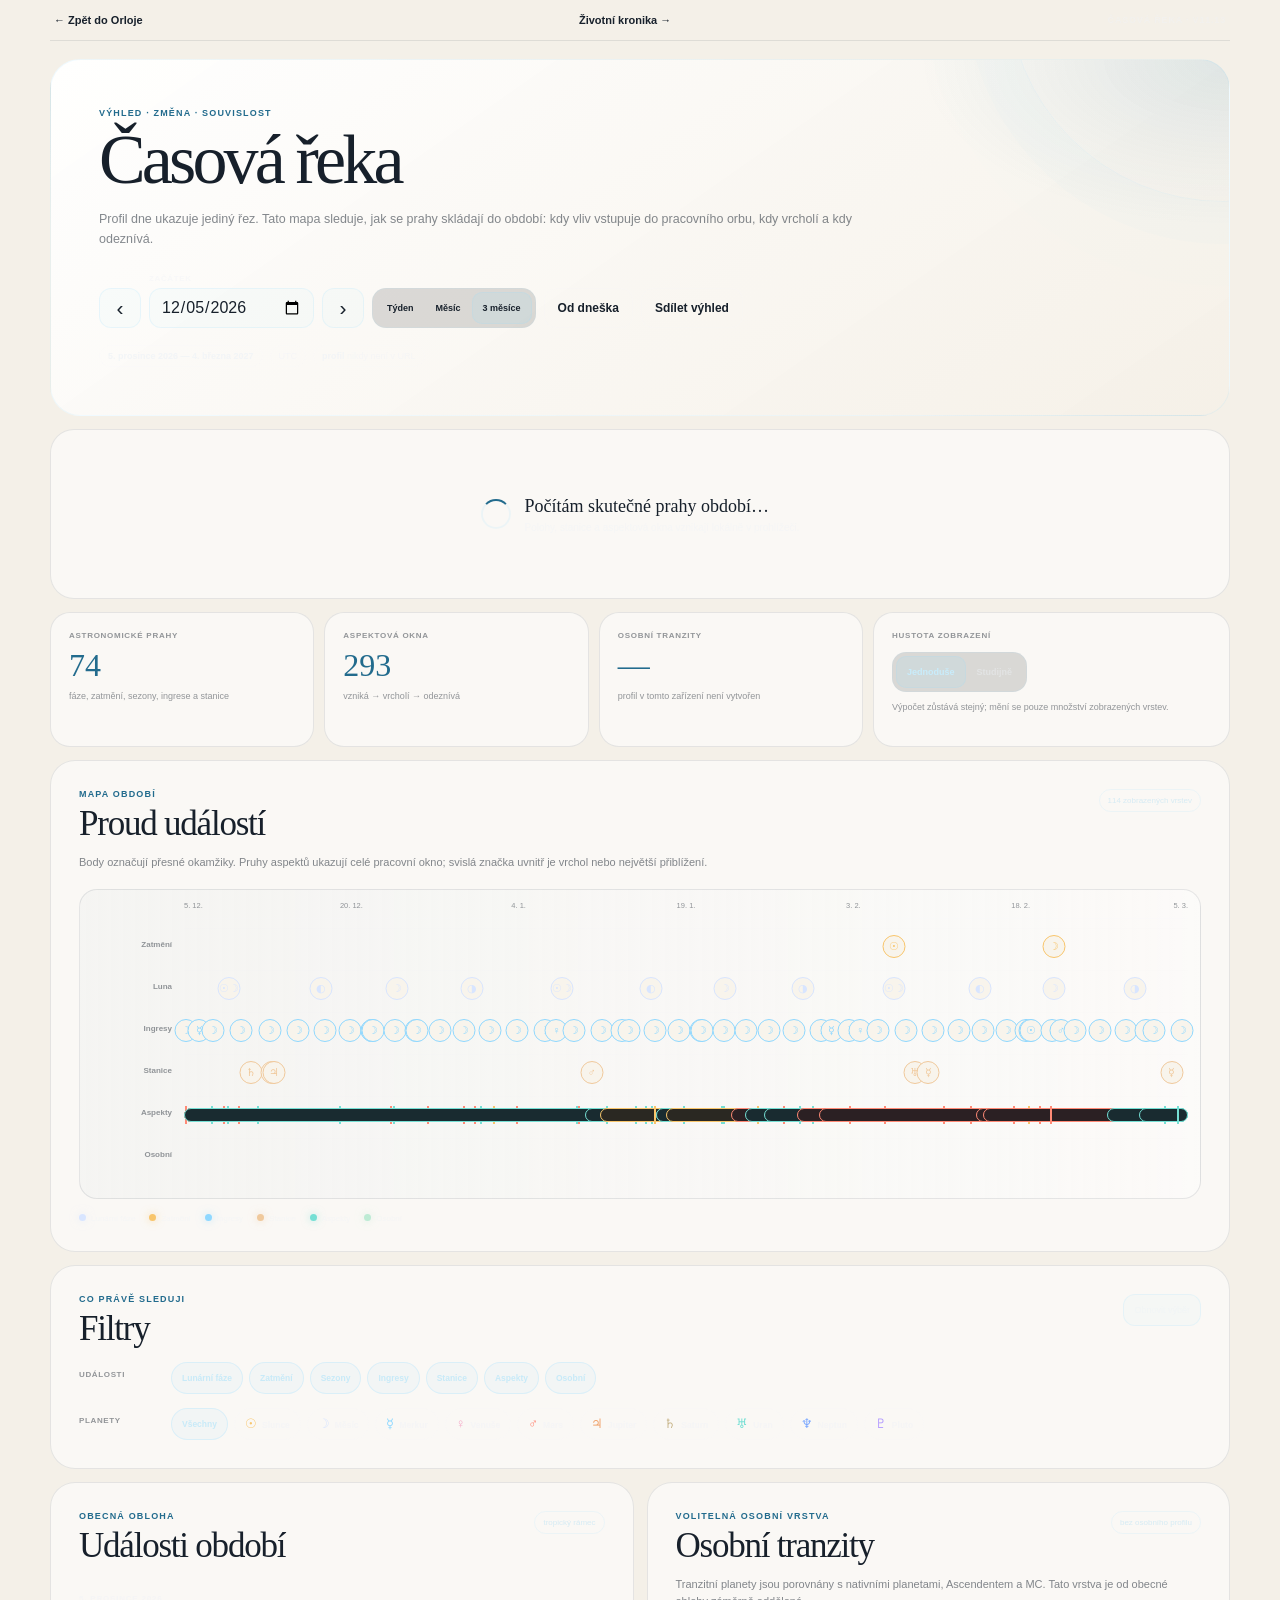
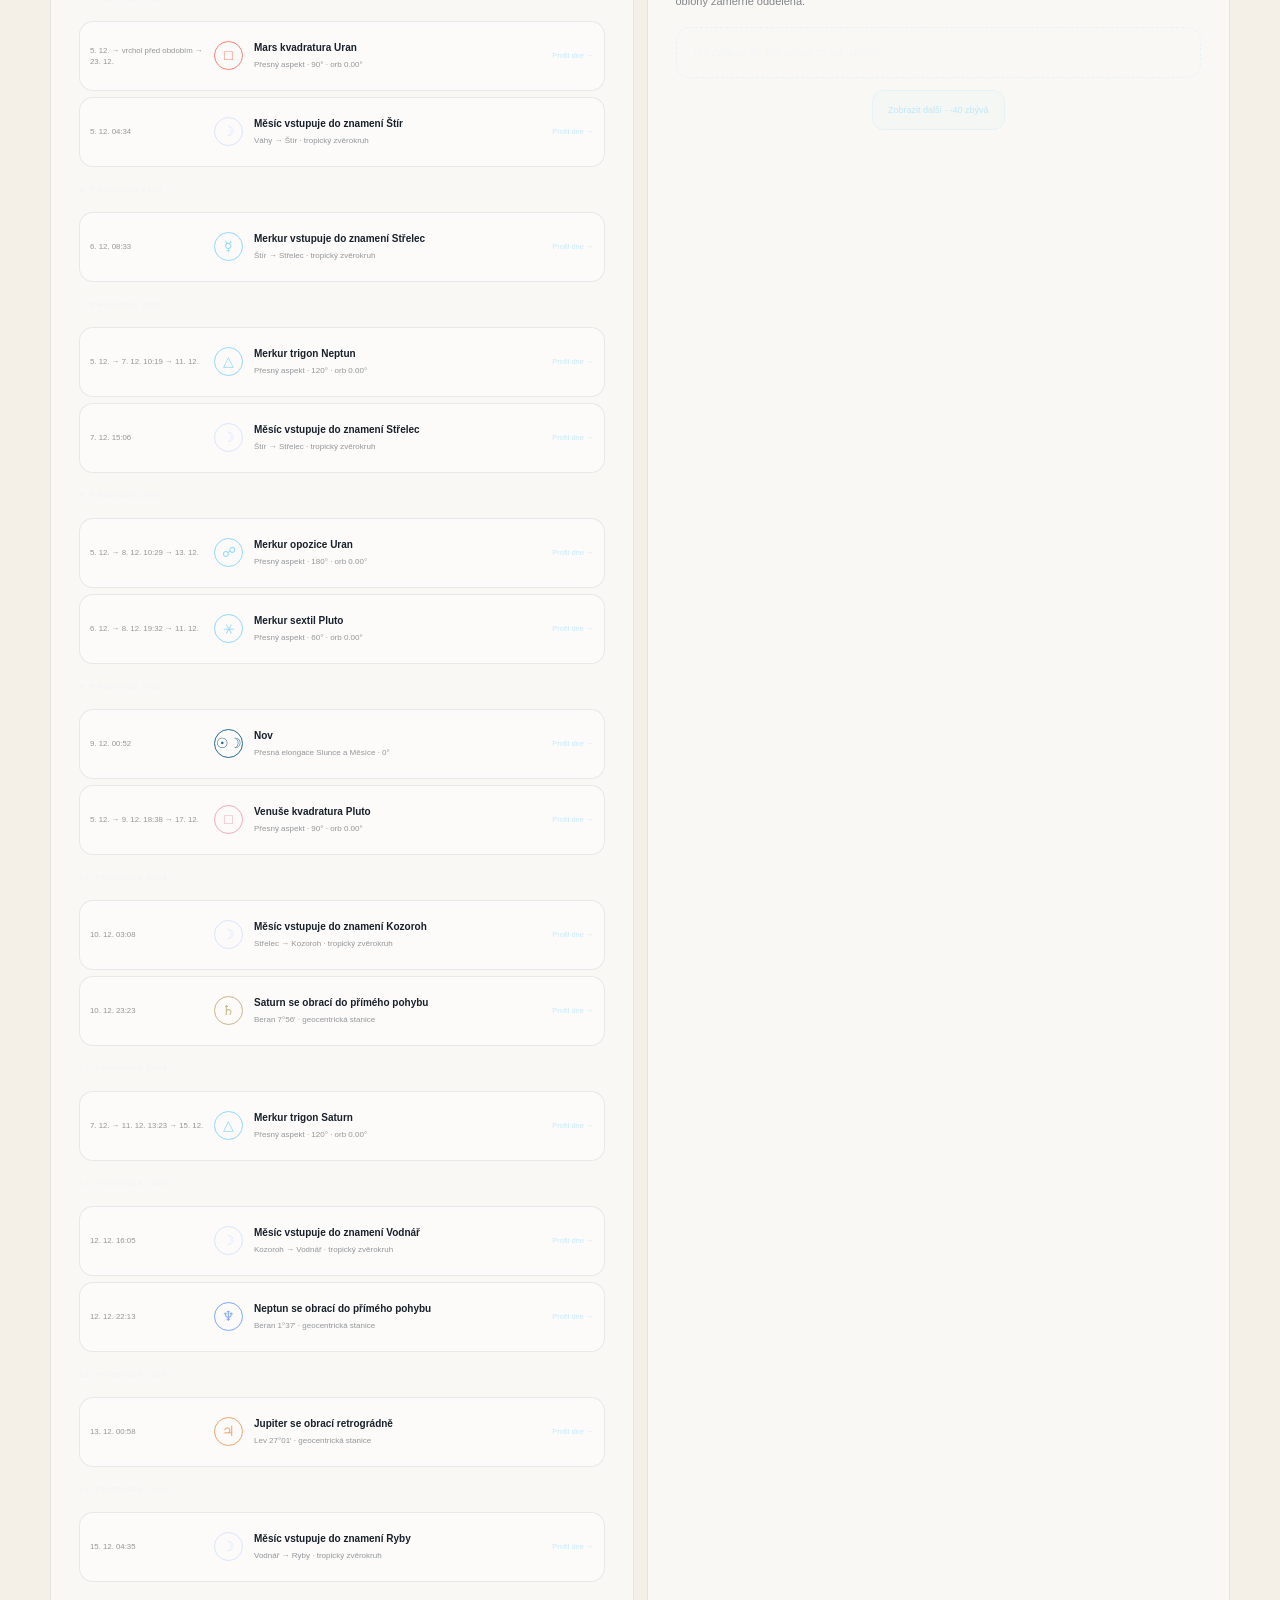
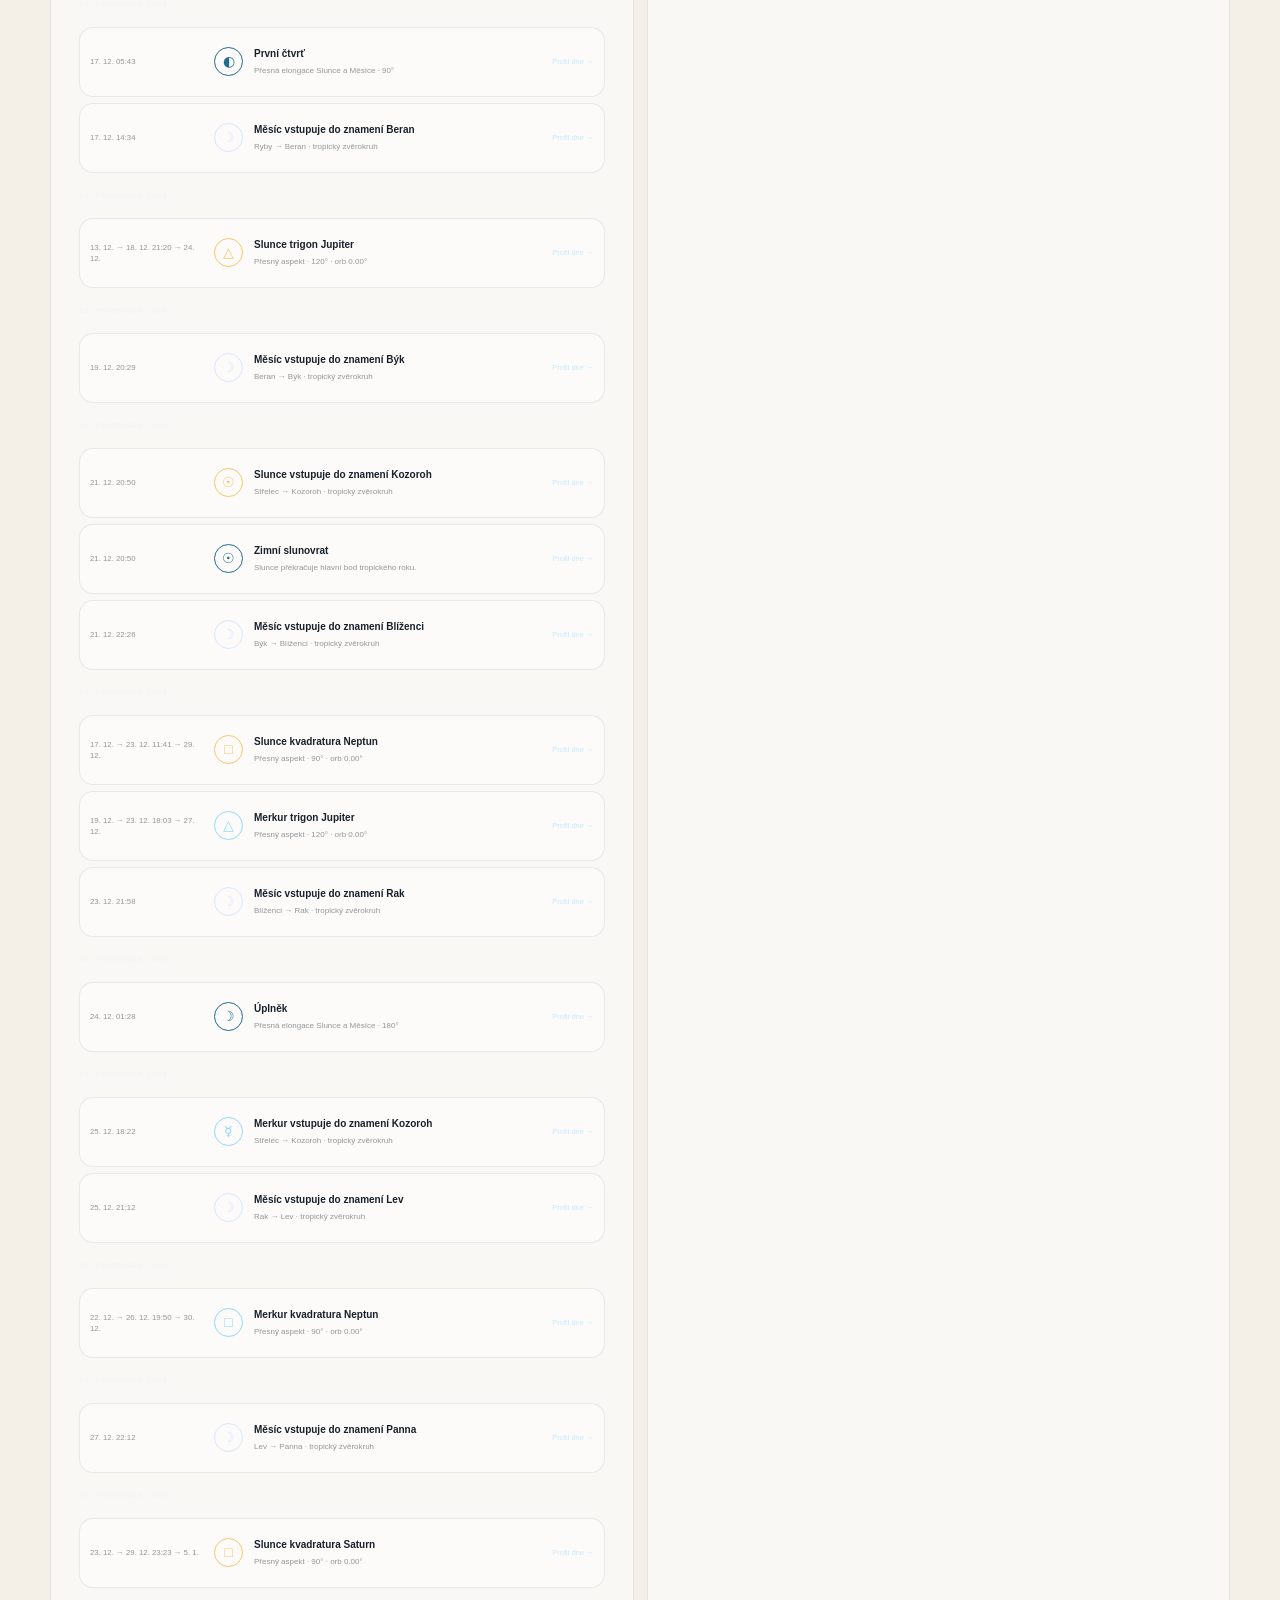
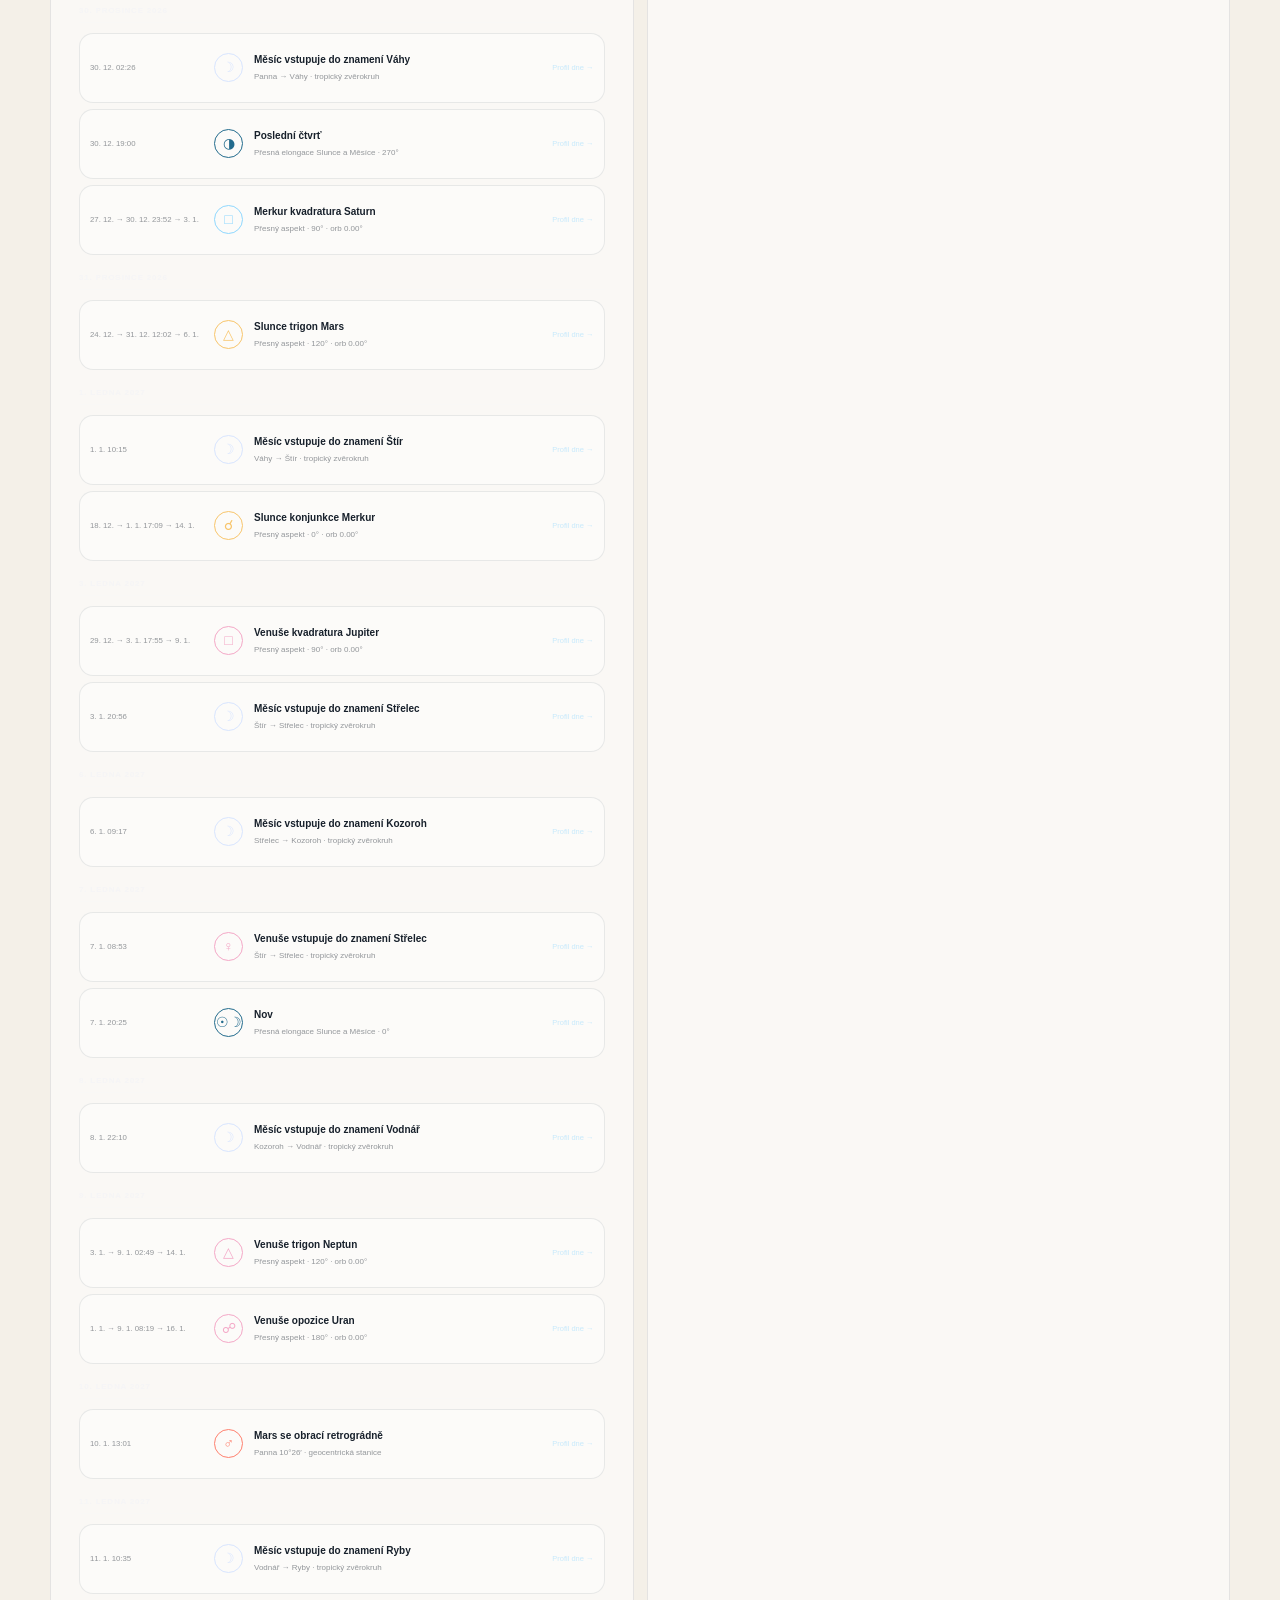
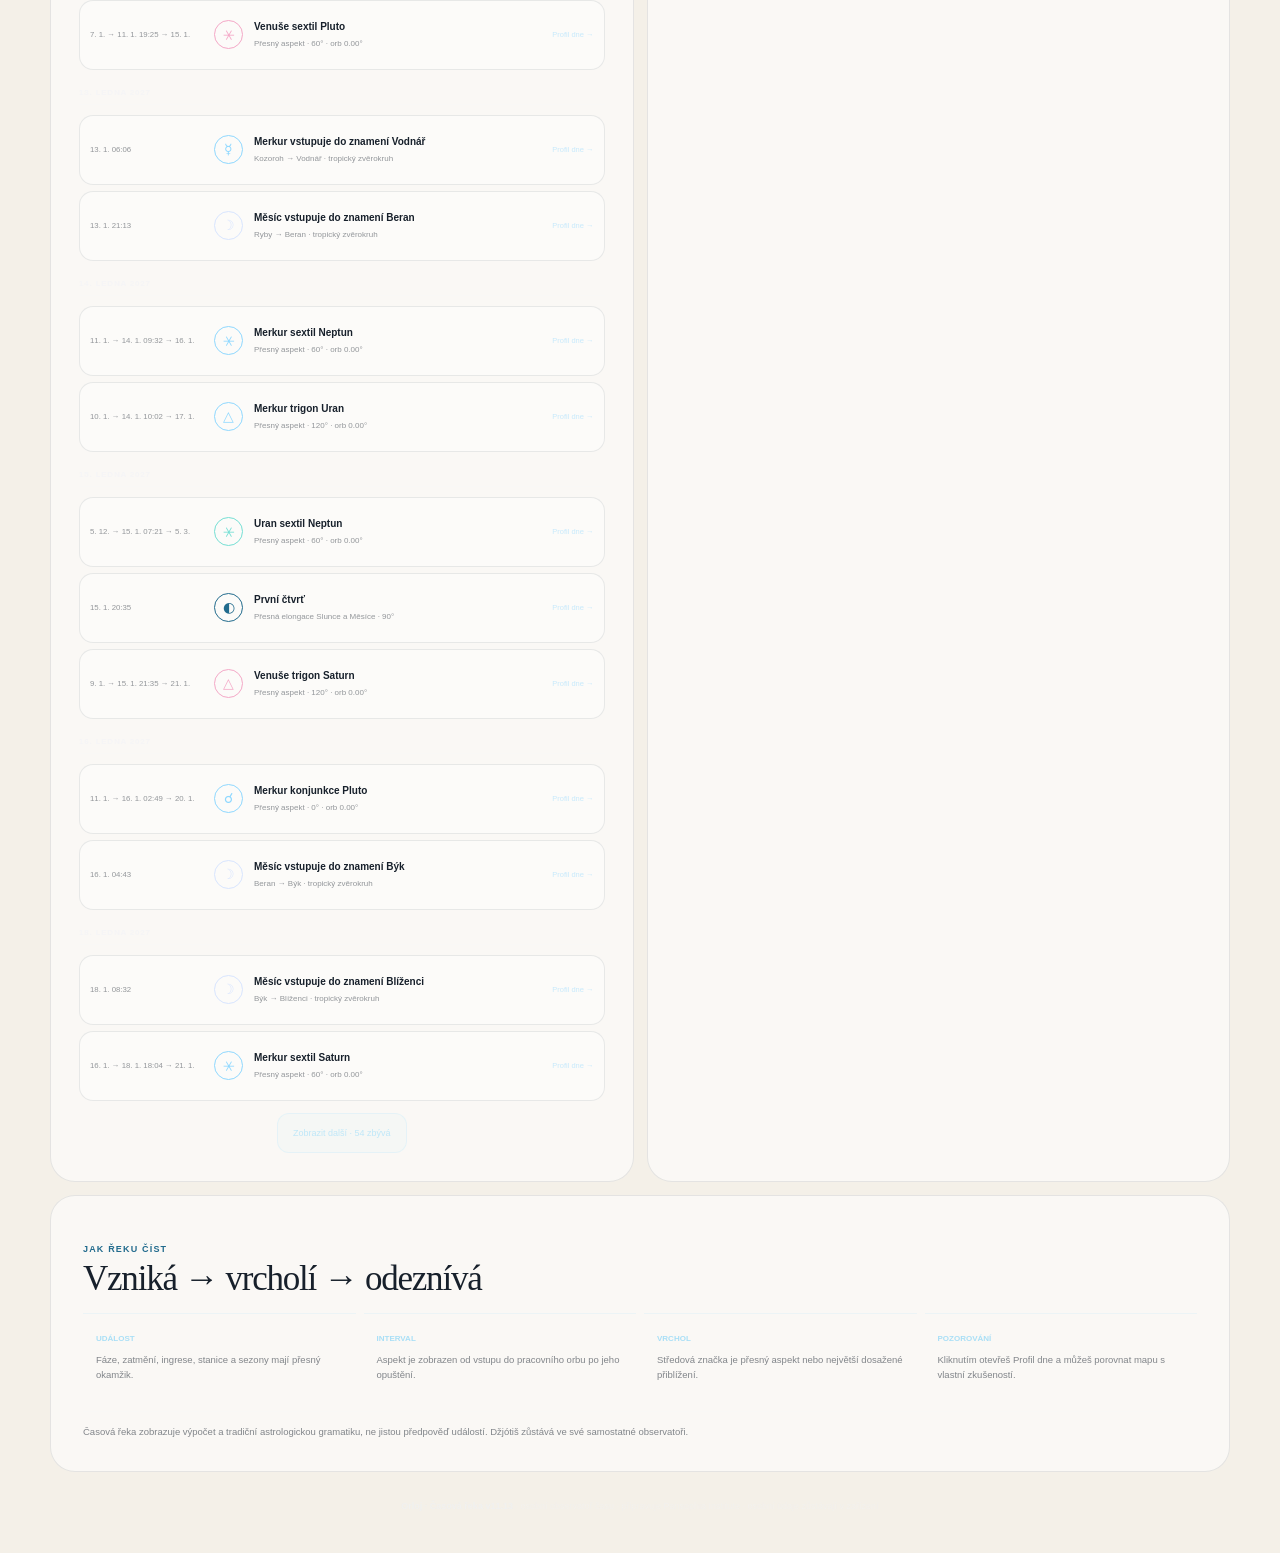
<file: timeline.html>
<!doctype html>
<html lang="cs">
<head>
  <meta charset="utf-8">
  <meta name="viewport" content="width=device-width,initial-scale=1,viewport-fit=cover">
  <meta name="theme-color" content="#080c12">
  <meta name="application-name" content="Orloj · Časová řeka v11.13">
  <meta name="orloj-build" content="public-v11-13">
  <meta name="description" content="Časová řeka Orloje: týdenní, měsíční a tříměsíční výhled astronomických prahů, západních aspektů a volitelných osobních tranzitů.">
  <title>Orloj · Časová řeka</title>
  <link rel="manifest" href="manifest.webmanifest?v=public-v11-13-home-icon">
  <link href="assets/orloj-app-icon.svg?v=public-v11-13-home-icon" rel="icon" type="image/svg+xml"/>
  <link href="assets/orloj-home-180.png?v=public-v11-13-home-icon" rel="apple-touch-icon" sizes="180x180"/>
  <link rel="stylesheet" href="timeline.css?v=public-v11-13">
  <script>
  (function(){try{var p=localStorage.getItem("orloj-theme")||"system",t=p==="system"?(matchMedia("(prefers-color-scheme: light)").matches?"light":"dark"):p;document.documentElement.dataset.theme=t;}catch(e){document.documentElement.dataset.theme="dark";}})();
  </script>
</head>
<body>
<main class="river-shell" id="river-app">
  <header class="river-topbar">
    <a id="river-back" href="./?view=now">← Zpět do Orloje</a>
    <a href="life.html">Životní kronika →</a>
    <span>Časová řeka · v11.13</span>
  </header>

  <section class="river-hero" aria-labelledby="river-title">
    <div class="river-kicker">Výhled · změna · souvislost</div>
    <h1 id="river-title">Časová řeka</h1>
    <p>Profil dne ukazuje jediný řez. Tato mapa sleduje, jak se prahy skládají do období: kdy vliv vstupuje do pracovního orbu, kdy vrcholí a kdy odeznívá.</p>
    <div class="river-controls" aria-label="Rozsah časové řeky">
      <button id="river-prev" type="button" aria-label="Předchozí období">‹</button>
      <label><span>Začátek</span><input id="river-start" type="date"></label>
      <button id="river-next" type="button" aria-label="Následující období">›</button>
      <div class="river-segmented" aria-label="Délka výhledu">
        <button data-range="week" type="button">Týden</button>
        <button data-range="month" type="button">Měsíc</button>
        <button class="on" data-range="quarter" type="button">3 měsíce</button>
      </div>
      <button class="quiet" id="river-today" type="button">Od dneška</button>
      <button class="quiet" id="river-share" type="button">Sdílet výhled</button>
    </div>
    <div class="river-method-strip"><span><b id="river-period">—</b></span><span id="river-timezone">časové pásmo —</span><span><b>profil</b> nikdy není v URL</span></div>
  </section>

  <section class="river-status" id="river-status" aria-live="polite">
    <div class="river-spinner" aria-hidden="true"></div><div><b>Počítám skutečné prahy období…</b><span>Polohy, stanice a aspektová okna vznikají lokálně v prohlížeči.</span></div>
  </section>

  <div id="river-content" hidden>
    <section class="river-summary" aria-label="Souhrn období">
      <article><span>Astronomické prahy</span><b id="river-threshold-count">—</b><small>fáze, zatmění, sezony, ingrese a stanice</small></article>
      <article><span>Aspektová okna</span><b id="river-aspect-count">—</b><small>vzniká → vrcholí → odeznívá</small></article>
      <article><span>Osobní tranzity</span><b id="river-personal-count">—</b><small id="river-personal-summary">pouze z místního profilu</small></article>
      <article class="mode"><span>Hustota zobrazení</span><div class="river-segmented"><button class="on" data-mode="simple" type="button">Jednoduše</button><button data-mode="study" type="button">Studijně</button></div><small>Výpočet zůstává stejný; mění se pouze množství zobrazených vrstev.</small></article>
    </section>

    <section class="river-panel" aria-labelledby="river-map-title">
      <div class="river-panel-head"><div><div class="river-kicker">Mapa období</div><h2 id="river-map-title">Proud událostí</h2></div><span id="river-visible-count">—</span></div>
      <p class="river-lead">Body označují přesné okamžiky. Pruhy aspektů ukazují celé pracovní okno; svislá značka uvnitř je vrchol nebo největší přiblížení.</p>
      <div class="river-map-scroll"><div class="river-map" id="river-map"></div></div>
      <div class="river-legend"><span class="phase">Lunární fáze</span><span class="eclipse">Zatmění</span><span class="ingress">Ingresy</span><span class="station">Stanice</span><span class="aspect">Aspekty</span><span class="personal">Osobní</span></div>
    </section>

    <section class="river-panel river-filter-panel" aria-labelledby="river-filter-title">
      <div class="river-panel-head"><div><div class="river-kicker">Co právě sleduji</div><h2 id="river-filter-title">Filtry</h2></div><button class="river-reset" id="river-reset" type="button">Obnovit výběr</button></div>
      <div class="river-filter-row"><span>Události</span><div id="river-type-filters"></div></div>
      <div class="river-filter-row"><span>Planety</span><div id="river-planet-filters"></div></div>
    </section>

    <section class="river-columns">
      <article class="river-panel" aria-labelledby="river-universal-title">
        <div class="river-panel-head"><div><div class="river-kicker">Obecná obloha</div><h2 id="river-universal-title">Události období</h2></div><span>tropický rámec</span></div>
        <div class="river-stream" id="river-universal"></div>
        <button class="river-more" id="river-universal-more" type="button" hidden>Zobrazit další</button>
      </article>
      <article class="river-panel personal-panel" aria-labelledby="river-personal-title">
        <div class="river-panel-head"><div><div class="river-kicker">Volitelná osobní vrstva</div><h2 id="river-personal-title">Osobní tranzity</h2></div><span id="river-profile-name">lokální profil</span></div>
        <p class="river-lead">Tranzitní planety jsou porovnány s nativními planetami, Ascendentem a MC. Tato vrstva je od obecné oblohy záměrně oddělená.</p>
        <div class="river-stream" id="river-personal"></div>
        <button class="river-more" id="river-personal-more" type="button" hidden>Zobrazit další</button>
      </article>
    </section>

    <section class="river-method" aria-labelledby="river-method-title">
      <div class="river-kicker">Jak řeku číst</div><h2 id="river-method-title">Vzniká → vrcholí → odeznívá</h2>
      <div><article><b>Událost</b><p>Fáze, zatmění, ingrese, stanice a sezony mají přesný okamžik.</p></article><article><b>Interval</b><p>Aspekt je zobrazen od vstupu do pracovního orbu po jeho opuštění.</p></article><article><b>Vrchol</b><p>Středová značka je přesný aspekt nebo největší dosažené přiblížení.</p></article><article><b>Pozorování</b><p>Kliknutím otevřeš Profil dne a můžeš porovnat mapu s vlastní zkušeností.</p></article></div>
      <p>Časová řeka zobrazuje výpočet a tradiční astrologickou gramatiku, ne jistou předpověď událostí. Džjótiš zůstává ve své samostatné observatoři.</p>
    </section>
  </div>

  <footer class="river-footer"><b>Orloj · Časová řeka v11.13</b> · osobní observatoř času · připravuje Pansophia Institute · osobní údaje zůstávají v zařízení</footer>
</main>
<script src="astronomy-engine.min.js?v=public-v11-13"></script>
<script src="day-profile.js?v=public-v11-13-day-clarity"></script>
<script src="timeline.js?v=public-v11-13-day-clarity"></script>
</body>
</html>
</file>
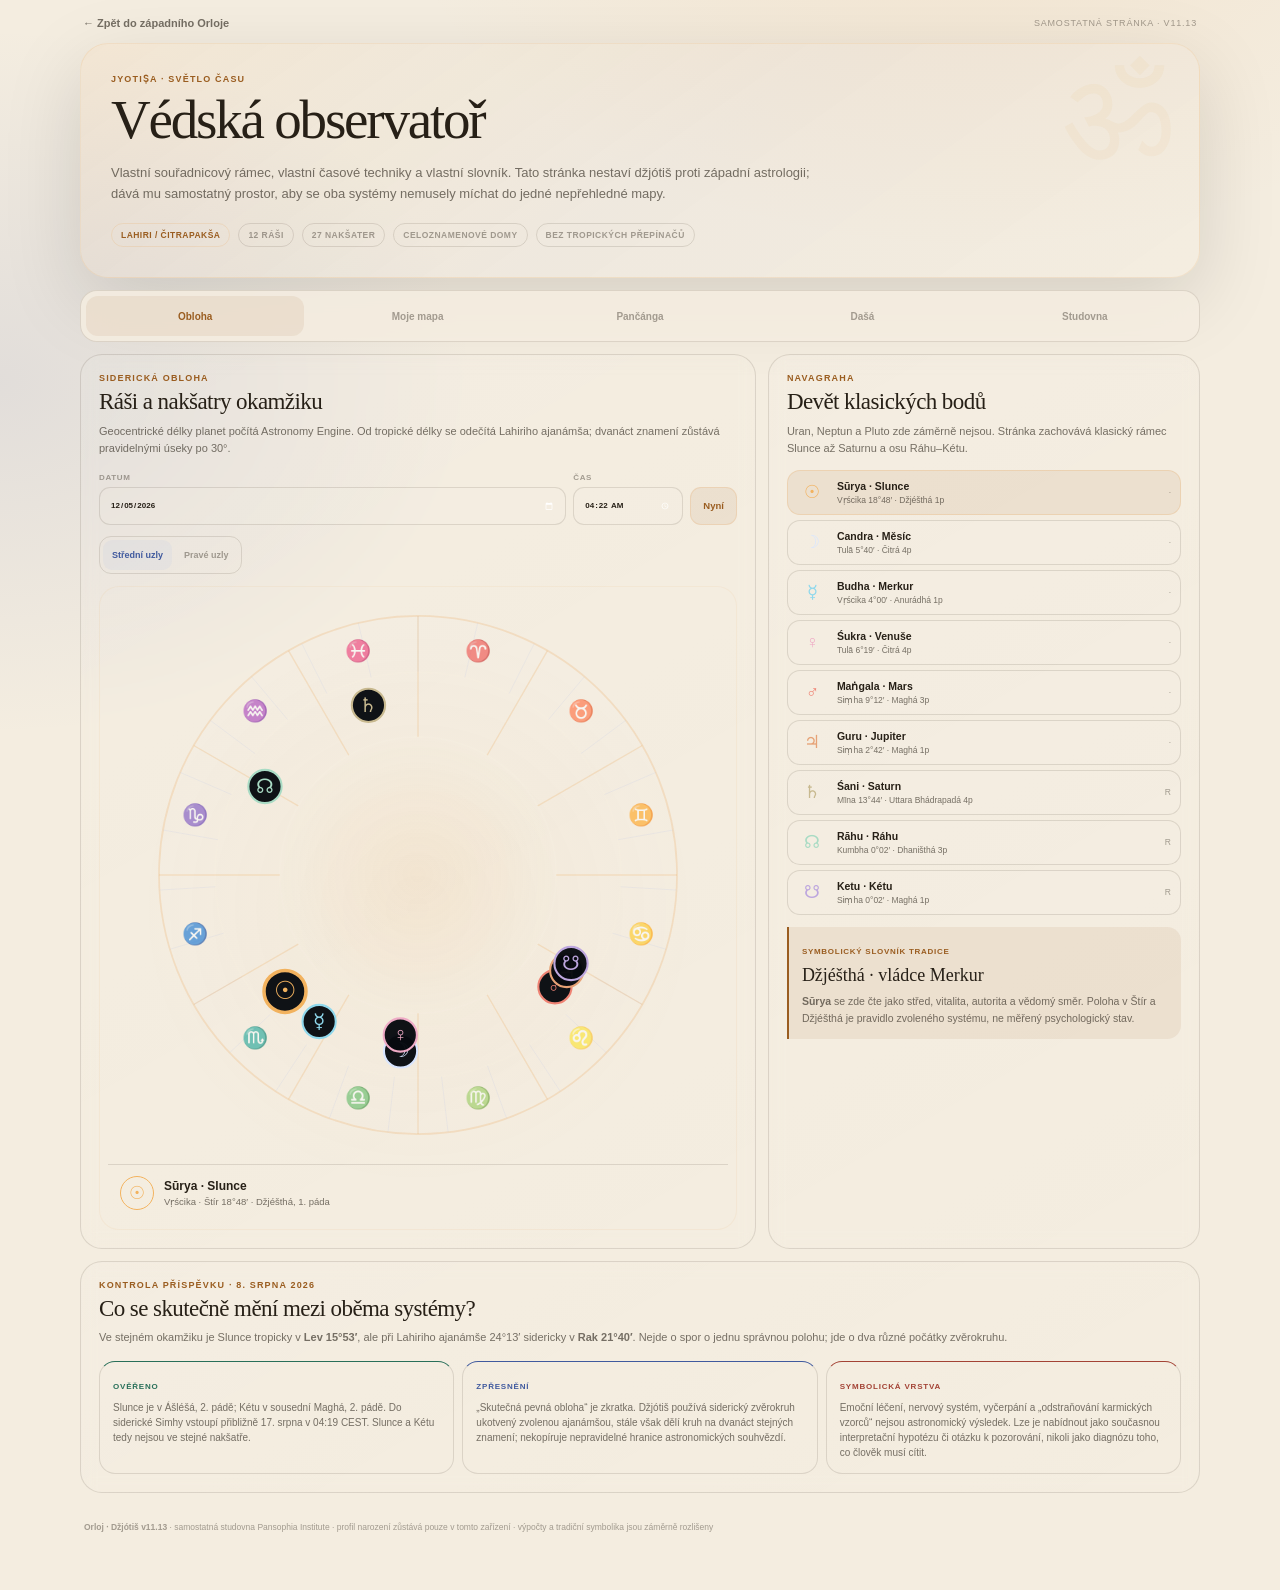
<file: vedic.html>
<!doctype html>
<html lang="cs">
<head>
  <meta charset="utf-8">
  <meta name="viewport" content="width=device-width,initial-scale=1,viewport-fit=cover">
  <meta name="theme-color" content="#090c12">
  <meta name="application-name" content="Orloj · Džjótiš v11.13">
  <meta name="orloj-build" content="public-v11-13">
  <meta name="description" content="Samostatná védská observatoř Orloje: siderický zvěrokruh, nakšatry, pančánga a Vimšóttarí dašá.">
  <title>Orloj · Džjótiš</title>
  <link rel="manifest" href="manifest.webmanifest?v=public-v11-13-home-icon">
  <link href="assets/orloj-app-icon.svg?v=public-v11-13-home-icon" rel="icon" type="image/svg+xml"/>
  <link href="assets/orloj-home-180.png?v=public-v11-13-home-icon" rel="apple-touch-icon" sizes="180x180"/>
  <link rel="stylesheet" href="vedic-astrology.css?v=public-v11-13">
  <script>
  (function(){try{var p=localStorage.getItem("orloj-theme")||"system",t=p==="system"?(matchMedia("(prefers-color-scheme: light)").matches?"light":"dark"):p;document.documentElement.dataset.theme=t;}catch(e){document.documentElement.dataset.theme="dark";}})();
  </script>
</head>
<body>
<main class="vedic-shell">
  <header class="vedic-topbar">
    <a class="vedic-back" href="./?view=map">← Zpět do západního Orloje</a>
    <span class="vedic-build">samostatná stránka · v11.13</span>
  </header>

  <section class="vedic-hero" aria-labelledby="vedic-title">
    <div class="vedic-kicker">Jyotiṣa · světlo času</div>
    <h1 id="vedic-title">Védská observatoř</h1>
    <p>Vlastní souřadnicový rámec, vlastní časové techniky a vlastní slovník. Tato stránka nestaví džjótiš proti západní astrologii; dává mu samostatný prostor, aby se oba systémy nemusely míchat do jedné nepřehledné mapy.</p>
    <div class="vedic-boundary"><span>Lahiri / Čitrapakša</span><span>12 ráši</span><span>27 nakšater</span><span>celoznamenové domy</span><span>bez tropických přepínačů</span></div>
  </section>

  <nav class="vedic-nav" aria-label="Oddíly védské observatoře">
    <button class="on" data-vedic-page="sky" type="button">Obloha</button>
    <button data-vedic-page="natal" type="button">Moje mapa</button>
    <button data-vedic-page="panchanga" type="button">Pančánga</button>
    <button data-vedic-page="dasha" type="button">Dašá</button>
    <button data-vedic-page="study" type="button">Studovna</button>
  </nav>

  <section class="vedic-page on" data-vedic-panel="sky">
    <div class="vedic-grid">
      <article class="vedic-card">
        <div class="vedic-section-kicker">Siderická obloha</div>
        <h2>Ráši a nakšatry okamžiku</h2>
        <p class="vedic-copy">Geocentrické délky planet počítá Astronomy Engine. Od tropické délky se odečítá Lahiriho ajanámša; dvanáct znamení zůstává pravidelnými úseky po 30°.</p>
        <div class="vedic-controls">
          <label>Datum<input id="vedic-date" type="date"></label>
          <label>Čas<input id="vedic-time" type="time" step="60"></label>
          <button id="vedic-now" type="button">Nyní</button>
        </div>
        <div class="vedic-segmented" aria-label="Výpočet měsíčních uzlů">
          <button class="on" data-node-mode="mean" type="button">Střední uzly</button>
          <button data-node-mode="true" type="button">Pravé uzly</button>
        </div>
        <div class="vedic-wheel-wrap"><div class="vedic-wheel" id="vedic-sky-wheel"></div><div class="vedic-wheel-readout" id="vedic-sky-readout"></div></div>
      </article>
      <aside class="vedic-card">
        <div class="vedic-section-kicker">Navagraha</div>
        <h2>Devět klasických bodů</h2>
        <p class="vedic-copy">Uran, Neptun a Pluto zde záměrně nejsou. Stránka zachovává klasický rámec Slunce až Saturnu a osu Ráhu–Kétu.</p>
        <div class="vedic-planet-list" id="vedic-sky-planets"></div>
        <div class="vedic-focus" id="vedic-sky-focus"></div>
      </aside>
      <article class="vedic-card full">
        <div class="vedic-section-kicker">Kontrola příspěvku · 8. srpna 2026</div>
        <h2>Co se skutečně mění mezi oběma systémy?</h2>
        <p class="vedic-copy" id="vedic-post-summary">Načítám kontrolní výpočet…</p>
        <div class="vedic-audit">
          <article><span>Ověřeno</span><p id="vedic-post-verified">—</p></article>
          <article><span>Zpřesnění</span><p>„Skutečná pevná obloha“ je zkratka. Džjótiš používá siderický zvěrokruh ukotvený zvolenou ajanámšou, stále však dělí kruh na dvanáct stejných znamení; nekopíruje nepravidelné hranice astronomických souhvězdí.</p></article>
          <article><span>Symbolická vrstva</span><p>Emoční léčení, nervový systém, vyčerpání a „odstraňování karmických vzorců“ nejsou astronomický výsledek. Lze je nabídnout jako současnou interpretační hypotézu či otázku k pozorování, nikoli jako diagnózu toho, co člověk musí cítit.</p></article>
        </div>
      </article>
    </div>
  </section>

  <section class="vedic-page" data-vedic-panel="natal">
    <article class="vedic-card">
      <div class="vedic-profile-head"><div><div class="vedic-section-kicker">Osobní džjótiš</div><h2 id="vedic-profile-title">Moje siderická mapa</h2><p class="vedic-profile-meta" id="vedic-profile-meta">Profil se načítá pouze z tohoto zařízení.</p></div><a class="vedic-quiet-link" href="./?view=map">Upravit profil ↗</a></div>
      <div class="vedic-empty hidden" id="vedic-profile-empty"><h3>Nejprve vytvoř osobní profil</h3><p>Datum, čas a místo narození se nastavují v hlavním Orloji. Tady se pak stejný vstup přepočítá samostatnou metodou džjótiše.</p><a class="vedic-button" href="./?view=map">Nastavit v Orloji</a></div>
    </article>
    <div class="vedic-natal-grid hidden" id="vedic-natal-content">
      <article class="vedic-card"><div class="vedic-wheel-wrap"><div class="vedic-wheel" id="vedic-natal-wheel"></div><div class="vedic-wheel-readout" id="vedic-natal-readout"></div></div><div class="vedic-natal-summary" id="vedic-natal-summary"></div></article>
      <aside class="vedic-card"><div class="vedic-section-kicker">Ráši · bháva · nakšatra</div><h2>Osobní body</h2><p class="vedic-copy">Domy jsou celoznamenové: znamení siderického Ascendentu tvoří celý 1. dům a další znamení následují po kruhu.</p><div class="vedic-planet-list" id="vedic-natal-planets"></div><div class="vedic-focus" id="vedic-natal-focus"></div></aside>
    </div>
  </section>

  <section class="vedic-page" data-vedic-panel="panchanga">
    <article class="vedic-card">
      <div class="vedic-section-kicker">Pět článků času</div>
      <h2>Pančánga zvoleného okamžiku</h2>
      <p class="vedic-copy">Pančánga není osobnostní profil. Čte strukturu konkrétního času pomocí pěti vzájemně odlišných veličin.</p>
      <div class="vedic-panchanga" id="vedic-panchanga-grid"></div>
      <div class="vedic-method-note">Výpočet zde určuje aktivní článek v přesném okamžiku. Tradiční kalendáře často navíc sledují, který článek trvá při místním východu Slunce; pro rituální volbu času proto používej úplnou lokální pančángu.</div>
    </article>
  </section>

  <section class="vedic-page" data-vedic-panel="dasha">
    <article class="vedic-card">
      <div class="vedic-section-kicker">Vimśottarī daśā</div>
      <h2>Sto dvacet let planetárních období</h2>
      <p class="vedic-copy">Počáteční mahádašá vychází z nakšatry narozeného Měsíce a z toho, jaká část této nakšatry při narození zbývala. Nejde o tranzit ani mechanickou předpověď události.</p>
      <div class="vedic-empty" id="vedic-dasha-empty"><p>Dašá se zobrazí po vytvoření osobního profilu v hlavním Orloji.</p><a class="vedic-button" href="./?view=map">Nastavit profil</a></div>
      <div class="hidden" id="vedic-dasha-content"><div class="vedic-dasha-now" id="vedic-dasha-now"></div><div class="vedic-dasha-track" id="vedic-dasha-track"></div><div class="vedic-method-note">Tato první vrstva zobrazuje mahádaši. Antardaši, síla planet, jógy a další pravidla patří do pozdější hlubší studovny; samotný název období není hotový výklad.</div></div>
    </article>
  </section>

  <section class="vedic-page" data-vedic-panel="study">
    <article class="vedic-card">
      <div class="vedic-section-kicker">Studovna džjótiše</div>
      <h2>Dva systémy, jedna obloha, odlišné otázky</h2>
      <p class="vedic-copy">Nejprve souřadnice, potom pravidla tradice, nakonec osobní pozorování. Tato posloupnost brání tomu, aby se astronomický výpočet zaměnil za psychologickou jistotu.</p>
      <table class="vedic-compare-table"><thead><tr><th>Vrstva</th><th>Západní Orloj</th><th>Védská observatoř</th></tr></thead><tbody><tr><td>Počátek zvěrokruhu</td><td>Jarní bod · tropický rámec</td><td>Hvězdný rámec přes Lahiriho ajanámšu</td></tr><tr><td>Jemné členění</td><td>Dekany, domy, aspekty</td><td>27 nakšater a 108 pád</td></tr><tr><td>Domy</td><td>Placidus v západní nativní mapě</td><td>Celoznamenové bhávy</td></tr><tr><td>Čas</td><td>Tranzity, progrese, návraty</td><td>Pančánga a Vimšóttarí dašá</td></tr><tr><td>Uzly</td><td>Osa zatmění v nativu a tranzitech</td><td>Ráhu a Kétu jako součást navagrahy</td></tr></tbody></table>
      <div class="vedic-study-grid">
        <article class="vedic-study-card"><span>01 · Souřadnice</span><h3>Ajanámša</h3><p>Úhlový rozdíl mezi tropickým a zvoleným siderickým počátkem. Různé školy používají různé hodnoty; tato stránka výslovně volí Lahiri/Čitrapakša.</p></article>
        <article class="vedic-study-card"><span>02 · Prostor</span><h3>Ráši a bhávy</h3><p>Ráši jsou dvanáct znamení. V celoznamenovém systému se celé znamení Ascendentu stává prvním domem; úhel Ascendentu v něm zůstává přesným bodem.</p></article>
        <article class="vedic-study-card"><span>03 · Luna</span><h3>Nakšatry a pády</h3><p>Dvacet sedm lunárních úseků po 13°20′, každý rozdělený na čtyři pády po 3°20′. Nejsou to další znamení, ale paralelní členění ekliptiky.</p></article>
        <article class="vedic-study-card"><span>04 · Čas</span><h3>Pančánga a dašá</h3><p>Pančánga popisuje kvalitu okamžiku. Dašá odvíjí osobní planetární období z polohy narozeného Měsíce; obě techniky kladou jinou otázku než západní tranzit.</p></article>
      </div>
      <div class="vedic-sources"><a href="https://www.astro.com/swisseph/swephprg.htm" target="_blank" rel="noopener noreferrer">Swiss Ephemeris · ajanámša ↗</a><a href="https://www.drikpanchang.com/planet/position/planetary-positions-sidereal.html" target="_blank" rel="noopener noreferrer">Drik Panchang · kontrolní efemerida ↗</a><a href="https://github.com/cosinekitty/astronomy" target="_blank" rel="noopener noreferrer">Astronomy Engine ↗</a></div>
    </article>
  </section>

  <footer class="vedic-footer"><b>Orloj · Džjótiš v11.13</b> · samostatná studovna Pansophia Institute · profil narození zůstává pouze v tomto zařízení · výpočty a tradiční symbolika jsou záměrně rozlišeny</footer>
</main>
<script src="astronomy-engine.min.js?v=public-v11-13"></script>
<script src="vedic-astrology.js?v=public-v11-13"></script>
</body>
</html>
</file>
<file: day-profile.css>
:root{color-scheme:dark;--bg:#070a0f;--surface:#0d121b;--surface-2:#111824;--ink:#eef2f7;--muted:#8f9bab;--line:rgba(229,237,247,.09);--blue:#8fd8ff;--warm:#f0c99c;--serif:Georgia,"Times New Roman",serif;--sans:Inter,ui-sans-serif,-apple-system,BlinkMacSystemFont,"Segoe UI",sans-serif}
*{box-sizing:border-box}
html{min-height:100%;background:var(--bg);scroll-behavior:smooth}
body{min-height:100%;margin:0;padding:0 max(14px,env(safe-area-inset-right)) max(30px,env(safe-area-inset-bottom)) max(14px,env(safe-area-inset-left));background:radial-gradient(760px 430px at 92% -7%,rgba(94,155,219,.10),transparent 69%),radial-gradient(620px 360px at -6% 28%,rgba(240,163,108,.055),transparent 72%),var(--bg);color:var(--ink);font-family:var(--sans);-webkit-font-smoothing:antialiased}
button,input{font:inherit}
button,a{touch-action:manipulation}
button:focus-visible,a:focus-visible,input:focus-visible{outline:2px solid var(--blue);outline-offset:3px}
.day-shell{width:min(1120px,100%);margin:0 auto}
.day-topbar{display:flex;align-items:center;justify-content:space-between;gap:16px;flex-wrap:wrap;padding:calc(14px + env(safe-area-inset-top)) 4px 14px;border-bottom:1px solid var(--line)}
.day-back{color:var(--muted);font-size:14px;font-weight:650;text-decoration:none}
.day-back:hover{color:var(--ink)}
.day-toplinks{display:flex;align-items:center;gap:8px 16px;flex-wrap:wrap}.day-toplinks a{display:flex;align-items:center;min-height:44px}.day-river-link{color:var(--blue);font-size:14px;font-weight:650;text-decoration:none}.day-river-link:hover{color:var(--ink)}
.day-build{color:var(--muted);font-size:12px}
.day-hero{margin-top:18px;padding:12px;border:1px solid var(--line);border-radius:22px;background:var(--surface)}
.day-kicker,.day-section-kicker,.day-card-kicker{color:var(--blue);font-size:9px;font-weight:820;letter-spacing:.13em;text-transform:uppercase}
.day-hero h1{margin:0;font:500 clamp(1.5rem,4vw,2.375rem)/1.2 var(--serif);letter-spacing:-.035em;text-align:center}
.day-date-controls{display:grid;grid-template-columns:44px minmax(0,1fr) 44px;align-items:center;gap:8px;max-width:760px;margin:auto}
.day-date-controls>button{width:44px;min-height:48px;padding:0;border:1px solid var(--line);border-radius:14px;background:transparent;color:var(--ink);cursor:pointer;font-size:30px;line-height:1}
.day-date-controls>button:hover{background:var(--surface-2);border-color:var(--blue)}
.day-date-controls>button:disabled{opacity:.35;cursor:default}
.day-date-picker{position:relative;min-width:0;padding:8px 22px;border-radius:14px;cursor:pointer}
.day-date-picker:hover{background:var(--surface-2)}
.day-date-picker:focus-within{outline:2px solid var(--blue);outline-offset:2px}
#day-weekday{display:block;margin-bottom:4px;color:var(--muted);font:500 14px/1.3 var(--sans);letter-spacing:0}
#day-date-label{display:block;overflow-wrap:anywhere;text-wrap:balance}
.day-calendar-icon{position:absolute;right:1px;top:50%;width:17px;height:17px;color:var(--muted);transform:translateY(-50%);pointer-events:none}
.day-date-picker input{position:absolute;inset:0;width:100%;height:100%;min-width:0;opacity:0;cursor:pointer;color-scheme:dark;font-size:16px}
.day-date-picker input::-webkit-calendar-picker-indicator{position:absolute;inset:0;width:100%;height:100%;margin:0;cursor:pointer}
.day-date-picker.editing h1,.day-date-picker.editing .day-calendar-icon{visibility:hidden}
.day-date-picker.editing input{opacity:1;background:var(--surface);color:var(--ink);border:1px solid var(--blue);border-radius:14px;padding:8px}
.day-summary{display:grid;grid-template-columns:repeat(4,minmax(0,1fr));gap:10px;margin-top:13px}
.day-summary>article{min-width:0;min-height:108px;padding:18px;border:1px solid var(--line);border-radius:20px;background:var(--surface)}
.day-summary>.day-moon-summary{grid-column:1/-1;display:flex;align-items:center;gap:24px;min-height:158px;padding:24px 30px;background:radial-gradient(ellipse at 5% 50%,rgba(216,229,255,var(--moon-wash,0)),transparent 75%),var(--surface);border-color:rgba(216,229,255,var(--moon-border,.09));box-shadow:inset 0 0 50px rgba(216,229,255,var(--moon-inset,0));transition:background-color .25s,border-color .25s,box-shadow .25s}
.day-moon-disc{width:104px;height:104px;flex:none;filter:drop-shadow(0 0 var(--moon-glow-size,0px) rgba(191,214,252,var(--moon-glow,0)))}
.day-moon-disc svg{display:block;width:100%;height:100%}
.day-moon-summary>div:last-child{min-width:0}
.day-summary-tile>span{display:block;color:var(--muted);font-size:14px;font-weight:550}
.day-moon-summary h2{margin:0;font:500 clamp(1.625rem,4vw,2.375rem)/1.15 var(--serif);letter-spacing:-.025em;overflow-wrap:anywhere}
.day-moon-summary p{margin:9px 0 0;color:var(--muted);font-size:16px;line-height:1.45}
.day-summary-tile{display:flex;flex-direction:column;justify-content:center}
.day-summary-tile>b{display:block;margin-top:9px;color:var(--ink);font:500 23px/1.25 var(--serif);overflow-wrap:anywhere}
.day-summary-tile>small{display:block;margin-top:7px;color:var(--muted);font-size:14px;line-height:1.4}
.day-summary-tile b>i{font-style:normal}
.day-summary-tile.number>b{color:var(--warm);font-size:30px}
.day-section{margin-top:13px;padding:clamp(18px,3.7vw,28px);border:1px solid var(--line);border-radius:25px;background:linear-gradient(145deg,rgba(238,242,247,.021),rgba(238,242,247,.007))}
.day-section-head{display:flex;align-items:flex-start;justify-content:space-between;gap:18px}
.day-section-head h2,.day-tradition-door h2,.day-method-card h2{margin:6px 0 0;font:500 clamp(25px,4vw,34px)/1.08 var(--serif);letter-spacing:-.035em}
.day-section-head>span{flex:none;padding:6px 8px;border:1px solid rgba(143,216,255,.13);border-radius:999px;color:rgba(192,227,244,.61);font-size:8px;font-weight:730;letter-spacing:.05em}
.day-lead{max-width:810px;margin:12px 0 0;color:rgba(238,242,247,.49);font-size:11.5px;line-height:1.55}
.day-sky-grid{display:grid;grid-template-columns:minmax(270px,.93fr) minmax(230px,.72fr) minmax(260px,.95fr);gap:10px;margin-top:17px}
.day-card{min-width:0;padding:15px;border:1px solid rgba(238,242,247,.065);border-radius:19px;background:rgba(238,242,247,.012)}
.day-wheel-card{display:grid;place-items:center;background:radial-gradient(circle,rgba(143,216,255,.035),transparent 70%),rgba(238,242,247,.01)}
.day-wheel{width:min(100%,380px)}
.day-wheel svg{display:block;width:100%;height:auto}
.day-card-kicker{margin-bottom:10px;color:rgba(238,242,247,.38);letter-spacing:.09em}
.day-planets{display:grid;grid-template-columns:1fr 1fr;gap:5px}
.day-planet{display:grid;grid-template-columns:24px minmax(0,1fr) 13px;align-items:center;gap:6px;min-height:49px;padding:7px;border:1px solid rgba(238,242,247,.055);border-radius:11px;background:rgba(238,242,247,.01)}
.day-planet>i{font:normal 17px/1 var(--serif);text-align:center}
.day-planet b,.day-planet small{display:block;overflow:hidden;text-overflow:ellipsis;white-space:nowrap}
.day-planet b{color:rgba(238,242,247,.76);font-size:9.5px}
.day-planet small{margin-top:3px;color:rgba(238,242,247,.37);font-size:8.5px}
.day-planet em{color:rgba(238,242,247,.31);font-size:9px;font-style:normal;text-align:center}
.day-aspects{display:grid;gap:5px}
.day-aspect{display:grid;grid-template-columns:72px minmax(0,1fr);align-items:center;gap:8px;padding:8px;border-bottom:1px solid rgba(238,242,247,.055)}
.day-aspect:last-child{border-bottom:0}
.day-aspect-glyph{font:600 15px/1 var(--serif);letter-spacing:.03em}
.day-aspect b,.day-aspect small{display:block}
.day-aspect b{color:rgba(238,242,247,.72);font-size:9.5px;line-height:1.35}
.day-aspect small{margin-top:3px;color:rgba(238,242,247,.35);font-size:8px}
.day-card-note,.day-caution{margin:10px 1px 0;color:rgba(238,242,247,.35);font-size:9px;line-height:1.48}
.day-events{position:relative;display:grid;gap:6px;margin-top:17px;padding-left:4px}
.day-events:before{content:"";position:absolute;left:55px;top:4px;bottom:4px;border-left:1px solid rgba(143,216,255,.12)}
.day-event{position:relative;display:grid;grid-template-columns:44px 34px minmax(0,1fr);align-items:start;gap:10px;min-height:65px;padding:10px 12px;border:1px solid rgba(238,242,247,.06);border-radius:14px;background:rgba(238,242,247,.011)}
.day-event:after{content:"";position:absolute;left:49px;top:21px;width:7px;height:7px;border:2px solid #0b1017;border-radius:50%;background:var(--event-accent,#8fd8ff);z-index:2}
.day-event time{padding-top:8px;color:rgba(238,242,247,.46);font-size:9px;font-weight:720;text-align:right}
.day-event>i{display:grid;place-items:center;width:30px;height:30px;border:1px solid color-mix(in srgb,var(--event-accent,#8fd8ff) 45%,transparent);border-radius:50%;color:var(--event-accent,#8fd8ff);font:normal 15px/1 var(--serif)}
.day-event.neutral{--event-accent:#f8c56b}.day-event.soft{--event-accent:#75dfd4}.day-event.hard{--event-accent:#ff8a76}.day-event.eclipse{--event-accent:#f8c56b}.day-event.phase{--event-accent:#d8e5ff}.day-event.ingress{--event-accent:#8fd8ff}.day-event.station{--event-accent:#f0c99c}.day-event.season{--event-accent:#9fd6a8}
.day-event b,.day-event p{display:block}
.day-event b{margin-top:4px;color:rgba(238,242,247,.80);font-size:11px;line-height:1.35}
.day-event p{margin:4px 0 0;color:rgba(238,242,247,.40);font-size:9px;line-height:1.4}
.day-layer{display:inline-block;color:var(--event-accent,#8fd8ff);font-size:7px;font-weight:810;letter-spacing:.09em;text-transform:uppercase}
.day-layer.tradice{color:#e6c487}
.day-personal{display:grid;grid-template-columns:1fr 1fr;gap:6px;margin-top:16px}
.day-personal-hit{display:grid;grid-template-columns:23px 18px 23px minmax(0,1fr);align-items:center;gap:4px;padding:10px;border:1px solid rgba(189,235,212,.08);border-radius:13px;background:rgba(189,235,212,.012)}
.day-personal-hit>span,.day-personal-hit>i{font:normal 15px/1 var(--serif);text-align:center}
.day-personal-hit>i{font-size:12px}
.day-personal-hit b,.day-personal-hit small{display:block}
.day-personal-hit b{color:rgba(238,242,247,.72);font-size:9.5px;line-height:1.35}
.day-personal-hit small{margin-top:3px;color:rgba(238,242,247,.36);font-size:8px}
.day-personal .day-caution{grid-column:1/-1}
.day-empty{grid-column:1/-1;padding:15px;border:1px dashed rgba(143,216,255,.16);border-radius:14px;color:rgba(238,242,247,.48);font-size:11px;line-height:1.5}
.day-empty b{color:rgba(238,242,247,.72)}
.day-empty p{margin:6px 0 0}
.day-number-grid{display:grid;grid-template-columns:1fr;gap:9px;margin-top:16px}
.day-number-card{position:relative;overflow:hidden;min-height:180px;padding:19px;border:1px solid rgba(238,242,247,.07);border-radius:18px;background:rgba(238,242,247,.012)}
.day-number-card:after{content:"";position:absolute;width:130px;height:130px;right:-74px;bottom:-75px;border:1px solid rgba(240,201,156,.1);border-radius:50%;box-shadow:0 0 0 18px rgba(240,201,156,.018)}
.day-number-card>span{display:block;color:rgba(238,242,247,.38);font-size:8px;font-weight:790;letter-spacing:.1em;text-transform:uppercase}
.day-number-card>b{display:block;margin-top:10px;color:var(--warm);font:500 35px/1 var(--serif)}
.day-number-card>small{display:block;margin-top:10px;color:rgba(238,242,247,.49);font-size:10px;line-height:1.45}
.day-number-card>p{max-width:500px;margin:13px 0 0;color:#e6d2a8;font:italic 12px/1.48 var(--serif)}
.day-number-card.personal{border-color:rgba(240,163,108,.1)}
.day-number-card a{color:var(--blue);font:600 14px/1.5 var(--sans)}
.day-calendars{display:grid;grid-template-columns:repeat(3,1fr);gap:9px;margin-top:16px}
.day-calendar{position:relative;min-height:165px;padding:17px;border:1px solid color-mix(in srgb,var(--cal-accent) 18%,transparent);border-radius:18px;background:linear-gradient(145deg,color-mix(in srgb,var(--cal-accent) 4%,transparent),rgba(238,242,247,.009))}
.day-calendar>i{display:grid;place-items:center;width:37px;height:37px;border:1px solid color-mix(in srgb,var(--cal-accent) 35%,transparent);border-radius:50%;color:var(--cal-accent);font:normal 15px/1 var(--serif)}
.day-calendar>span{display:block;margin-top:13px;color:var(--cal-accent);font-size:8px;font-weight:780;letter-spacing:.09em;text-transform:uppercase}
.day-calendar>b{display:block;margin-top:8px;color:rgba(238,242,247,.78);font:500 16px/1.3 var(--serif)}
.day-calendar>small{display:block;margin-top:7px;color:rgba(238,242,247,.36);font-size:9px}
.day-tradition-door{display:flex;align-items:center;justify-content:space-between;gap:25px;margin-top:13px;padding:clamp(22px,4vw,32px);border:1px solid rgba(232,166,91,.14);border-radius:25px;background:radial-gradient(360px 190px at 100% 0,rgba(232,166,91,.075),transparent 72%),linear-gradient(145deg,rgba(232,166,91,.022),rgba(238,242,247,.006))}
.day-tradition-door .day-section-kicker{color:#e8a65b}
.day-tradition-door p{max-width:710px;margin:10px 0 0;color:rgba(238,242,247,.48);font-size:11px;line-height:1.5}
.day-tradition-door.day-maya-door{border-color:rgba(102,204,169,.16);background:radial-gradient(360px 190px at 100% 0,rgba(102,204,169,.08),transparent 72%),linear-gradient(145deg,rgba(102,204,169,.025),rgba(238,242,247,.006))}.day-maya-door .day-section-kicker{color:#66cca9}.day-maya-door .day-button{border-color:rgba(102,204,169,.27);background:rgba(102,204,169,.075);color:#a8eed6}
.day-button{display:inline-flex;align-items:center;justify-content:center;min-height:41px;padding:0 14px;border:1px solid rgba(232,166,91,.25);border-radius:999px;background:rgba(232,166,91,.07);color:#efc28f;font-size:10px;font-weight:750;text-decoration:none;white-space:nowrap}
.day-button.quiet{min-height:35px;margin-top:10px;border-color:rgba(143,216,255,.18);background:rgba(143,216,255,.04);color:#bfe7f8}
.day-method-card{margin-top:13px;padding:clamp(21px,4vw,31px);border:1px solid rgba(143,216,255,.09);border-radius:25px;background:rgba(238,242,247,.008)}
.day-method-grid{display:grid;grid-template-columns:repeat(4,1fr);gap:8px;margin-top:16px}
.day-method-grid article{padding:13px;border-top:1px solid rgba(143,216,255,.13)}
.day-method-grid span{color:#a9dff6;font-size:8px;font-weight:780;letter-spacing:.08em;text-transform:uppercase}
.day-method-grid p{margin:8px 0 0;color:rgba(238,242,247,.45);font-size:10px;line-height:1.48}
.day-sources{display:flex;flex-wrap:wrap;gap:7px 14px;margin-top:16px;padding-top:13px;border-top:1px solid rgba(238,242,247,.055);color:rgba(238,242,247,.34);font-size:8.5px;line-height:1.45}
.day-sources a{color:#9fd8f0;text-underline-offset:3px}
.day-footer{padding:28px 4px calc(12px + env(safe-area-inset-bottom));color:rgba(238,242,247,.31);font-size:9px;line-height:1.5;text-align:center}
.day-footer b{color:rgba(238,242,247,.49)}
.day-fatal{margin:50px auto;padding:25px;border:1px solid rgba(255,128,110,.2);border-radius:18px;color:#ffc0b4;text-align:center}

html[data-theme="light"]{color-scheme:light;--bg:#f4f0e8;--surface:#fff;--surface-2:#f8f4ec;--ink:#17202b;--muted:#647081;--line:rgba(29,43,58,.10);--blue:#226b8d;--warm:#8b5f23}
html[data-theme="light"] body{background:radial-gradient(760px 430px at 92% -7%,rgba(55,126,164,.10),transparent 69%),radial-gradient(620px 360px at -6% 28%,rgba(178,111,55,.06),transparent 72%),var(--bg);color:var(--ink)}
html[data-theme="light"] .day-hero{background:var(--surface)}
html[data-theme="light"] .day-section,html[data-theme="light"] .day-summary>article,html[data-theme="light"] .day-card,html[data-theme="light"] .day-method-card{border-color:rgba(29,43,58,.10);background:rgba(255,255,255,.54)}
html[data-theme="light"] .day-back,html[data-theme="light"] .day-summary-tile>b,html[data-theme="light"] .day-section-head h2,html[data-theme="light"] .day-moon-summary h2,html[data-theme="light"] .day-tradition-door h2,html[data-theme="light"] .day-method-card h2{color:var(--ink)}
html[data-theme="light"] .day-date-controls input,html[data-theme="light"] .day-date-controls button{color:var(--ink);color-scheme:light}
html[data-theme="light"] .day-event:after{border-color:#f6f1e8}
html[data-theme="light"] .day-planet b,html[data-theme="light"] .day-aspect b,html[data-theme="light"] .day-event b,html[data-theme="light"] .day-personal-hit b,html[data-theme="light"] .day-calendar>b{color:rgba(23,32,43,.78)}
html[data-theme="light"] .day-lead,html[data-theme="light"] .day-card-note,html[data-theme="light"] .day-caution,html[data-theme="light"] .day-event p,html[data-theme="light"] .day-empty,html[data-theme="light"] .day-tradition-door p{color:rgba(23,32,43,.51)}
html[data-theme="light"] .day-build,html[data-theme="light"] .day-moon-summary p,html[data-theme="light"] .day-summary-tile>span,html[data-theme="light"] .day-summary-tile>small,html[data-theme="light"] .day-section-head>span,html[data-theme="light"] .day-card-kicker,html[data-theme="light"] .day-planet small,html[data-theme="light"] .day-aspect small,html[data-theme="light"] .day-event time,html[data-theme="light"] .day-personal-hit small,html[data-theme="light"] .day-number-card>span,html[data-theme="light"] .day-number-card>small,html[data-theme="light"] .day-calendar>small,html[data-theme="light"] .day-method-grid p,html[data-theme="light"] .day-sources,html[data-theme="light"] .day-footer{color:rgba(23,32,43,.46)}
html[data-theme="light"] .day-footer b{color:rgba(23,32,43,.68)}
html[data-theme="light"] .day-sources{border-color:rgba(29,43,58,.09)}
html[data-theme="light"] .day-sources a{color:#226b8d}
html[data-theme="light"] .day-number-card>p{color:#70501d}

/* Readable working surface; explanation stays in the disclosure. */
.day-sky-grid{grid-template-columns:minmax(260px,.95fr) minmax(0,1.15fr)}
.day-wheel-card{grid-row:span 2}
.day-card-kicker{font-size:.875rem;letter-spacing:0;text-transform:none;color:var(--muted)}
.day-planet{grid-template-columns:28px minmax(0,1fr) 16px;min-height:68px}
.day-planet b,.day-aspect b,.day-personal-hit b{font-size:1rem}
.day-planet small,.day-aspect small,.day-personal-hit small{font-size:.875rem;line-height:1.45}
.day-planet em{font-size:.875rem}
.day-aspect{grid-template-columns:70px minmax(0,1fr);padding:12px 6px}
.day-event{grid-template-columns:48px 34px minmax(0,1fr)}
.day-event time{font-size:.875rem}
.day-event b{font-size:1rem}
.day-event p{font-size:.875rem;line-height:1.5}
.day-personal-hit{padding:14px}
.day-section-head>span{font-size:.875rem;letter-spacing:0;max-width:100%;overflow-wrap:anywhere;flex:0 1 auto}
.day-empty{font-size:1rem;line-height:1.55}
.day-number-card>span,.day-number-card>small,.day-calendar>span,.day-calendar>small{font-size:.875rem}
.day-number-card>p,.day-tradition-door p{font-size:1rem;line-height:1.55}
.day-button{min-height:44px;padding:12px 16px;font-size:.875rem}
.day-method-card{padding:18px 22px}
.day-method-card>summary{min-height:44px;align-content:center;font-size:1rem;color:var(--muted);cursor:pointer}
.day-method-card>summary:focus-visible{outline:2px solid var(--blue);outline-offset:4px;border-radius:4px}
.day-method-context{font-size:.875rem;color:var(--muted);line-height:1.5}
.day-method-grid{grid-template-columns:1fr 1fr}
.day-method-grid span{font-size:.875rem;text-transform:none;letter-spacing:0;color:var(--blue)}
.day-method-grid p{font-size:.875rem;line-height:1.6;color:var(--muted)}
.day-sources{font-size:.875rem}
.day-footer{font-size:.875rem}
.day-footer-actions{display:flex;gap:12px;justify-content:center;margin-bottom:18px}
.day-footer-actions button{min-height:44px;padding:10px 16px;background:var(--surface);color:var(--muted);border:1px solid var(--line);border-radius:12px;cursor:pointer}
.day-footer-actions button:hover{color:var(--ink);border-color:var(--blue)}
.day-footer-links{display:flex;justify-content:center;gap:12px 24px;flex-wrap:wrap;margin-bottom:18px}.day-footer-links a{display:inline-flex;align-items:center;min-height:44px}
html[data-theme="light"] .day-summary>.day-moon-summary{background:radial-gradient(ellipse at 5% 50%,rgba(216,229,255,var(--moon-wash,0)),transparent 75%),#0d121b;border-color:rgba(216,229,255,var(--moon-border,.09))}
html[data-theme="light"] .day-moon-summary h2{color:#eef2f7}
html[data-theme="light"] .day-moon-summary p{color:#a9b6c9}
html[data-theme="light"] .day-summary-tile>span,html[data-theme="light"] .day-summary-tile>small{color:var(--muted)}
html[data-theme="light"] .day-number-card>span,html[data-theme="light"] .day-number-card>small,html[data-theme="light"] .day-calendar>small,html[data-theme="light"] .day-planet small,html[data-theme="light"] .day-aspect small,html[data-theme="light"] .day-event time,html[data-theme="light"] .day-event p,html[data-theme="light"] .day-personal-hit small{color:var(--muted)}
@media(max-width:900px){.day-sky-grid{grid-template-columns:1fr 1fr}.day-planets{grid-template-columns:1fr}}
@media(max-width:680px){
  body{padding-right:max(10px,env(safe-area-inset-right));padding-left:max(10px,env(safe-area-inset-left))}
  .day-topbar{padding:calc(8px + env(safe-area-inset-top)) 2px 8px;gap:0}.day-build{display:none}
  .day-toplinks{gap:0 12px}.day-toplinks a{font-size:.875rem}
  .day-hero{margin-top:11px;padding:8px;border-radius:20px}
  .day-summary{grid-template-columns:1fr 1fr;gap:8px}
  .day-summary>article{padding:16px;min-height:100px;border-radius:18px}
  .day-summary>.day-moon-summary{min-height:132px;padding:20px;gap:20px}
  .day-moon-disc{width:82px;height:82px}
  .day-sky-grid{grid-template-columns:1fr}.day-wheel-card{grid-row:auto}
  .day-section,.day-method-card,.day-tradition-door{padding:18px 14px;border-radius:21px}
  .day-section-head{display:block}.day-section-head>span{display:inline-block;margin-top:9px}
  .day-personal,.day-calendars{grid-template-columns:1fr}.day-calendar{min-height:140px}
  .day-tradition-door{display:block}.day-tradition-door .day-button{margin-top:14px}
  .day-method-grid{grid-template-columns:1fr}.day-planets{grid-template-columns:1fr 1fr}
}
@media(max-width:420px){
  .day-date-picker{padding:8px 14px}.day-calendar-icon{width:14px;right:0}
  .day-hero h1{font-size:1.5rem}.day-date-controls{gap:4px}
  .day-summary>article{padding:14px}.day-summary-tile>b{font-size:1.25rem}
  .day-summary>.day-moon-summary{padding:18px 16px;gap:16px}
  .day-moon-disc{width:72px;height:72px}.day-moon-summary h2{font-size:1.65rem}
  .day-summary-tile.number>b{font-size:1.75rem}
  .day-planets,.day-number-grid{grid-template-columns:1fr}
  .day-event{gap:7px;padding:10px 6px}
}
@media(prefers-reduced-motion:reduce){html{scroll-behavior:auto}.day-moon-summary{transition:none}}

/* The day profile is a reading surface on a phone: keep its data legible. */
@media(max-width:680px){
  .day-toplinks{width:100%;justify-content:space-between;gap:4px 10px}
  .day-toplinks a{font-size:13px}
  .day-date-controls{grid-template-columns:48px minmax(0,1fr) 48px}
  .day-date-controls>button{width:48px;min-height:48px}
  .day-summary>.day-moon-summary{min-height:118px}
  .day-section-head>span{font-size:12px;line-height:1.35}
  .day-card-kicker,.day-layer{font-size:12px;letter-spacing:.06em}
  .day-planet{grid-template-columns:28px minmax(0,1fr) 18px;min-height:56px;padding:9px}
  .day-planet b,.day-aspect b,.day-personal-hit b{font-size:14px;line-height:1.35}
  .day-planet small,.day-aspect small,.day-personal-hit small{font-size:12px;line-height:1.4}
  .day-planet em,.day-event time{font-size:12px}
  .day-aspect{grid-template-columns:72px minmax(0,1fr);min-height:54px}
  .day-event b{font-size:14px;line-height:1.4}
  .day-event p,.day-empty,.day-tradition-door p{font-size:13px;line-height:1.5}
  .day-personal-hit{min-height:58px;gap:7px}
  .day-number-card>span,.day-calendar>span,.day-method-grid span{font-size:12px}
  .day-number-card>small,.day-calendar>small,.day-method-grid p{font-size:13px;line-height:1.5}
  .day-number-card>p{font-size:15px}
  .day-button{min-height:44px;font-size:13px;white-space:normal;text-align:center}
  .day-method-card>summary{min-height:44px}
  .day-sources,.day-footer{font-size:12px}
}
@media(max-width:420px){
  .day-toplinks{justify-content:flex-start}
  .day-date-picker{padding:8px 18px}
  .day-moon-summary p{font-size:14px}
  .day-summary-tile>span,.day-summary-tile>small{font-size:13px}
  .day-summary-tile>b{font-size:20px}
  .day-planets{grid-template-columns:1fr 1fr}
  .day-personal-hit{grid-template-columns:23px 18px 23px minmax(0,1fr)}
}
@media(max-width:680px){
  .day-toplinks{width:auto}
  .day-topbar{min-height:52px}
  .day-hero{margin-top:8px}
  .day-summary{margin-top:8px}
  .day-summary>article{min-height:78px;padding:12px 14px}
  .day-summary>.day-moon-summary{min-height:108px;padding:14px 16px;gap:16px}
  .day-moon-disc{width:76px;height:76px}
  .day-summary-tile>b{margin-top:5px;line-height:1.2}
  .day-summary-tile>small{margin-top:3px;line-height:1.25}
}
@media(max-width:420px){
  .day-moon-disc{width:72px;height:72px}
  .day-summary>article{padding:11px 12px}
  .day-summary>.day-moon-summary{padding:12px 14px;gap:14px}
}
</file>
<file: day-reader.css>
/* Profil dne: presentation only. Shared appearance owns every interface colour. */
html.day-reader[data-design-foundation] {
  --bg: var(--of-bg);
  --surface-2: var(--of-raised);
  --muted: var(--of-muted);
  --line: color-mix(in srgb, var(--of-border) 20%, transparent);
  --blue: var(--of-accent);
  --warm: var(--of-personal);
  --sans: var(--of-font);
  --serif: var(--of-reader-font);
  background: var(--of-bg);
}

html.day-reader .day-shell { width: min(1280px, 100%); }
html.day-reader .day-skip { position: absolute; top: -10rem; left: 1rem; z-index: 10; padding: 1rem; background: var(--of-surface); color: var(--of-text); }
html.day-reader .day-skip:focus { top: 1rem; }
html.day-reader .day-topbar { padding-block: max(1rem, env(safe-area-inset-top)) 1rem; }
html.day-reader .day-toplinks { width: auto; gap: .5em 1.5em; }
html.day-reader .day-toplinks a { color: var(--of-text); font-size: 1em; font-weight: 600; text-decoration: none; }
html.day-reader .day-back { letter-spacing: -.02em; }
html.day-reader .day-toplinks a:hover { text-decoration: underline; text-underline-offset: .3em; }
html.day-reader .of-open { margin: 0; }
html.day-reader .day-overview { margin-block: 1.5em; }
html.day-reader .day-hero { margin: 0; padding: 0 0 1.25em; border: 0; border-radius: 0; background: transparent; }
html.day-reader .day-overview-head { display: flex; justify-content: space-between; align-items: center; gap: .75em; flex-wrap: wrap; margin-bottom: 1em; }
html.day-reader .day-kicker { margin: 0; color: var(--of-text); font-size: 1em; letter-spacing: .02em; text-transform: none; font-weight: 600; }
html.day-reader .day-actions { display: flex; gap: .5em; flex-wrap: wrap; }
html.day-reader .day-actions button,
html.day-reader .day-button { min-height: 44px; padding: .65em 1em; border: 1px solid var(--line); border-radius: .65rem; background: var(--of-surface); color: var(--of-text); font: 600 .9375em/1.4 var(--of-font); cursor: pointer; text-align: center; white-space: normal; }
html.day-reader .day-actions button:hover,
html.day-reader .day-button:hover { border-color: var(--of-accent); background: color-mix(in srgb, var(--of-accent) 10%, var(--of-surface)); }
html.day-reader #day-today { background: var(--of-accent); color: var(--of-on-accent); border-color: transparent; }
html.day-reader .day-date-controls { max-width: 920px; grid-template-columns: 3.25rem minmax(0, 1fr) 3.25rem; gap: 1em; }
html.day-reader .day-date-controls > button { width: 3.25rem; min-height: 3.25rem; border-radius: .75rem; color: var(--of-text); background: var(--of-surface); font-size: 2em; }
html.day-reader .day-date-picker { padding: .5em 1.5em; }
html.day-reader .day-date-picker:hover { background: var(--of-surface); }
html.day-reader .day-hero h1 { font: 650 clamp(1.65em, calc(1.3em + 2vw), 3em)/1.15 var(--of-font); letter-spacing: -.045em; }
html.day-reader #day-weekday { margin-bottom: .35em; color: var(--of-text); font: 500 1rem/1.4 var(--of-font); font-size: var(--of-size); letter-spacing: 0; }
html.day-reader .day-calendar-icon { width: 1.25rem; height: 1.25rem; color: var(--of-text); stroke-width: 2; }
html.day-reader .day-date-picker input { color-scheme: inherit; }
html.day-reader .day-date-picker.editing input { background: var(--of-surface); color: var(--of-text); font-size: 1em; }

html.day-reader .day-summary { grid-template-columns: repeat(6, minmax(0, 1fr)); gap: .75em; margin: 0; }
html.day-reader .day-summary > article { grid-column: span 2; min-height: 7em; padding: 1.25em 1.5em; background: var(--of-surface); border: 1px solid var(--line); border-radius: var(--of-radius); box-shadow: none; }
html.day-reader .day-summary > .day-moon-summary { grid-column: span 4; position: relative; overflow: hidden; min-height: 11em; gap: 1.75em; }
html.day-reader .day-moon-summary::before { content: ""; position: absolute; inset: 0; background: radial-gradient(ellipse at 12% 50%, color-mix(in srgb, var(--of-accent) calc(var(--moon-wash, 0) * 100%), transparent), transparent 70%); opacity: var(--of-atmosphere); pointer-events: none; }
html.day-reader .day-moon-disc { width: 8em; height: 8em; max-width: 38%; max-height: 8em; position: relative; filter: drop-shadow(0 0 var(--moon-glow-size, 0px) color-mix(in srgb, var(--of-accent) calc(var(--moon-glow, 0) * 100%), transparent)); }
html.day-reader .day-moon-summary > div:last-child { position: relative; }
html.day-reader .day-moon-summary h2 { color: var(--of-text); font: 650 clamp(1.6em, calc(1.1em + 1.5vw), 2.4em)/1.15 var(--of-font); letter-spacing: -.035em; }
html.day-reader .day-moon-summary p { color: var(--of-text); font-size: 1em; line-height: 1.5; }
html.day-reader .day-summary-tile > span,
html.day-reader .day-summary-tile > small { color: var(--of-text); font-size: .9375em; line-height: 1.45; }
html.day-reader .day-summary-tile > b { color: var(--of-text); font: 600 1.45em/1.25 var(--of-font); letter-spacing: -.02em; }
html.day-reader .day-summary-tile.number { min-height: 11em; border-inline-start: .3em solid var(--of-personal); }
html.day-reader .day-summary-tile.number > b { font-size: 3.5em; font-weight: 650; line-height: 1.05; font-variant-numeric: tabular-nums; letter-spacing: -.055em; color: var(--of-text); }
html.day-reader #day-ruler-glyph { color: var(--of-text) !important; font-style: normal; }

html.day-reader .day-dayflow { display: grid; grid-template-columns: minmax(0, 1fr) minmax(0, 1fr); gap: 1em; align-items: start; margin-bottom: 1.5em; }
html.day-reader .day-section { margin: 0; padding: 1.5em; border: 1px solid var(--line); border-radius: var(--of-radius); background: var(--of-surface); }
html.day-reader .day-section-head { display: flex; flex-wrap: wrap; align-items: center; gap: .6em 1em; }
html.day-reader .day-section-head h2 { margin: 0; color: var(--of-text); font: 650 1.35em/1.3 var(--of-font); letter-spacing: -.025em; }
html.day-reader .day-section-head > span { padding: 0; border: 0; border-radius: 0; color: var(--of-text); font-size: .875em; line-height: 1.45; }
html.day-reader .day-wheel-card { display: grid; place-items: center; grid-row: auto; background: none; padding-block: 1.25em .25em; }
html.day-reader .day-wheel { width: min(100%, 460px); }
html.day-reader .day-wheel svg > circle:not(.day-wheel-point) { stroke: color-mix(in srgb, var(--of-border) 28%, transparent); fill: none; }
html.day-reader .day-wheel svg > line:not([stroke-opacity]) { stroke: color-mix(in srgb, var(--of-border) 24%, transparent); }
html.day-reader .day-wheel svg > line[stroke-opacity] { stroke-width: 1.25; }
html.day-reader .day-wheel svg > text { fill: var(--of-text); font-family: var(--of-font), "Segoe UI Symbol", "Apple Symbols", sans-serif; font-weight: 600; }
html.day-reader .day-wheel-point { fill: var(--of-surface); stroke: var(--of-accent); stroke-width: 1.7; }
html.day-reader .day-events { margin-top: 1em; gap: .5em; padding: 0; }
html.day-reader .day-events::before,
html.day-reader .day-event::after { display: none; }
html.day-reader .day-event { grid-template-columns: 3.5em 2em minmax(0, 1fr); gap: .65em; padding: .85em .5em; min-height: 4em; border: 0; border-bottom: 1px solid var(--line); border-radius: 0; background: transparent; }
html.day-reader .day-event:last-child { border-bottom: 0; }
html.day-reader .day-event time { padding-top: .25em; color: var(--of-text); font-size: .9375em; font-weight: 650; font-variant-numeric: tabular-nums; text-align: start; }
html.day-reader .day-event > i { width: 2em; height: 2em; color: var(--of-text); border: 0; border-radius: .5em; background: color-mix(in srgb, var(--of-accent) 12%, var(--of-surface)); font-size: 1em; }
html.day-reader .day-event b { margin-top: 0; color: var(--of-text); font-size: 1em; line-height: 1.4; }
html.day-reader .day-event p { margin-top: .4em; color: var(--of-text); font-size: .875em; line-height: 1.5; }

html.day-reader .day-reading-detail,
html.day-reader .day-method-card { margin-top: .75em; padding: 0 1.5em; border: 1px solid var(--line); border-radius: var(--of-radius); background: var(--of-surface); }
html.day-reader .day-reading-detail > summary { display: flex; align-items: center; gap: .6em 1em; flex-wrap: wrap; min-height: 4.5em; padding: 1em 0; cursor: pointer; color: var(--of-text); list-style: none; }
html.day-reader .day-reading-detail > summary::-webkit-details-marker { display: none; }
html.day-reader .day-reading-detail > summary::after { content: "+"; margin-inline-start: auto; font-size: 1.5em; font-weight: 500; }
html.day-reader .day-reading-detail[open] > summary::after { content: "−"; }
html.day-reader .day-reading-detail > summary h2 { margin: 0; font: 650 1.2em/1.35 var(--of-font); color: var(--of-text); letter-spacing: -.02em; }
html.day-reader .day-reading-detail > summary > span { color: var(--of-text); font-size: .875em; overflow-wrap: anywhere; }
html.day-reader .day-reading-detail[open] { padding-bottom: 1.5em; }
html.day-reader .day-detail-grid { display: grid; grid-template-columns: minmax(0, 1fr) minmax(0, 1fr); gap: 1.5em; padding-top: .5em; }
html.day-reader .day-card { padding: 0; border: 0; background: transparent; border-radius: 0; }
html.day-reader .day-card-kicker { margin: 0 0 .75em; color: var(--of-text); font: 600 1em/1.4 var(--of-font); letter-spacing: 0; text-transform: none; }
html.day-reader .day-planets { grid-template-columns: repeat(2, minmax(0, 1fr)); gap: .5em; }
html.day-reader .day-planet { grid-template-columns: 1.75em minmax(0, 1fr) 1em; gap: .4em; min-height: 5em; padding: .7em; background: var(--of-bg); border: 0; border-radius: .6em; }
html.day-reader .day-planet > i,
html.day-reader .day-aspect-glyph,
html.day-reader .day-personal-hit > span,
html.day-reader .day-personal-hit > i { color: var(--of-text) !important; font-style: normal; }
html.day-reader .day-planet > i { font-size: 1.35em; }
html.day-reader .day-planet b,
html.day-reader .day-planet small { overflow: visible; white-space: normal; text-overflow: clip; overflow-wrap: anywhere; }
html.day-reader .day-planet b,
html.day-reader .day-aspect b,
html.day-reader .day-personal-hit b { color: var(--of-text); font-size: 1em; line-height: 1.4; }
html.day-reader .day-planet small,
html.day-reader .day-aspect small,
html.day-reader .day-personal-hit small,
html.day-reader .day-planet em { color: var(--of-text); font-size: .875em; line-height: 1.45; }
html.day-reader .day-aspect { grid-template-columns: 4.5em minmax(0, 1fr); gap: .75em; min-height: 5em; padding: .7em 0; border-color: var(--line); }
html.day-reader .day-aspect-glyph { font-size: 1.15em; }
html.day-reader .day-personal { gap: .75em; margin-top: .5em; }
html.day-reader .day-personal-hit { grid-template-columns: 1.5em 1.25em 1.5em minmax(0, 1fr); gap: .45em; min-height: 5em; padding: 1em; background: var(--of-bg); border: 0; border-radius: .6em; }
html.day-reader .day-personal-hit > span { font-size: 1.25em; }
html.day-reader .day-personal-hit > i { font-size: 1em; }
html.day-reader .day-empty { padding: 1em; background: var(--of-bg); border: 0; border-radius: .6em; color: var(--of-text); font-size: 1em; line-height: 1.6; }
html.day-reader .day-empty b { color: var(--of-text); }
html.day-reader .day-button.quiet { margin-top: .75em; }
html.day-reader .day-number-grid { margin-top: .5em; }
html.day-reader .day-number-card { min-height: 0; padding: 1.25em; background: var(--of-bg); border: 0; border-radius: .6em; }
html.day-reader .day-number-card::after { display: none; }
html.day-reader .day-number-card > span,
html.day-reader .day-number-card > small { color: var(--of-text); font-size: .9375em; line-height: 1.5; text-transform: none; letter-spacing: 0; }
html.day-reader .day-number-card > b { color: var(--of-text); font: 650 2.5em/1.15 var(--of-font); font-variant-numeric: tabular-nums; }
html.day-reader .day-number-card > p { max-width: 55em; color: var(--of-text); font: 400 1em/1.65 var(--of-reader-font); }
html.day-reader .day-number-card a { color: var(--of-text); font: 600 1em/1.5 var(--of-font); }
html.day-reader .day-calendars { margin-top: .5em; gap: .75em; }
html.day-reader .day-calendar { min-height: 0; padding: 1.25em; background: var(--of-bg); border: 0; border-radius: .6em; }
html.day-reader .day-calendar > i { color: var(--of-text); background: var(--of-surface); border: 0; border-radius: .5em; font-size: 1.15em; }
html.day-reader .day-calendar > span { color: var(--of-text); font-size: .9375em; letter-spacing: 0; text-transform: none; }
html.day-reader .day-calendar > b { color: var(--of-text); font: 600 1.25em/1.4 var(--of-font); }
html.day-reader .day-calendar > small { color: var(--of-text); font-size: .875em; line-height: 1.5; }
html.day-reader .day-traditions { display: flex; flex-wrap: wrap; gap: .75em; margin-top: 1.5em; }
html.day-reader .day-method-card { margin-top: 1.5em; }
html.day-reader .day-method-card > summary { color: var(--of-text); font-size: 1em; min-height: 4em; }
html.day-reader .day-method-card[open] { padding-bottom: 1.5em; }
html.day-reader .day-method-context { color: var(--of-text); font-size: .875em; }
html.day-reader .day-method-grid { gap: 1.25em; }
html.day-reader .day-method-grid article { padding: 1em 0 0; border-color: var(--line); }
html.day-reader .day-method-grid span { color: var(--of-text); font-size: 1em; font-weight: 650; letter-spacing: 0; text-transform: none; }
html.day-reader .day-method-grid p { color: var(--of-text); font: 400 1em/1.65 var(--of-reader-font); }
html.day-reader .day-sources,
html.day-reader .day-sources a { color: var(--of-text); font-size: .875em; line-height: 1.6; border-color: var(--line); }
html.day-reader .day-footer { color: var(--of-text); font-size: .875em; padding-top: 2em; }
html.day-reader .day-footer .day-build { display: inline; color: var(--of-text); font-size: 1em; }
html.day-reader .day-footer-links a { color: var(--of-text); font-size: 1em; }
html.day-reader .day-fatal { background: var(--of-surface); color: var(--of-text); border-color: var(--of-border); font-size: 1em; }

@media (min-width: 1060px) {
  html.day-reader .day-sky-section { position: sticky; top: 1em; }
}
@media (max-width: 1000px) {
  html.day-reader .day-summary { grid-template-columns: repeat(2, minmax(0, 1fr)); }
  html.day-reader .day-summary > article { grid-column: span 1; }
  html.day-reader .day-summary > .day-moon-summary { grid-column: 1 / -1; }
  html.day-reader .day-dayflow { grid-template-columns: 1fr; }
  html.day-reader .day-wheel { width: min(100%, 440px); }
  html.day-reader .day-detail-grid { grid-template-columns: 1fr; }
}
@media (max-width: 680px) {
  html.day-reader .day-overview { margin-block: 1em; }
  html.day-reader .day-topbar { gap: .5em; }
  html.day-reader .day-toplinks { gap: .5em 1em; }
  html.day-reader .day-toplinks a { font-size: .9375em; }
  html.day-reader .day-date-controls { gap: .25em; }
  html.day-reader .day-date-picker { padding-inline: 1.25em; }
  html.day-reader .day-hero h1 { font-size: 1.65em; }
  html.day-reader .day-summary { grid-template-columns: repeat(auto-fit, minmax(min(100%, 12em), 1fr)); }
  html.day-reader .day-summary > article { grid-column: span 1; min-height: 7em; padding: 1.1em; }
  html.day-reader .day-summary > .day-moon-summary { grid-column: 1 / -1; min-height: 9em; padding: 1.25em; gap: 1.25em; }
  html.day-reader .day-moon-disc { width: 6em; height: 6em; max-width: 32%; }
  html.day-reader .day-moon-summary h2 { font-size: 1.6em; }
  html.day-reader .day-summary-tile.number { min-height: 7em; }
  html.day-reader .day-summary-tile.number > b { font-size: 2.5em; }
  html.day-reader .day-summary-tile > b { font-size: 1.25em; }
  html.day-reader .day-section { padding: 1.25em; }
  html.day-reader .day-section-head { display: flex; }
  html.day-reader .day-section-head > span { margin: 0; }
  html.day-reader .day-reading-detail,
  html.day-reader .day-method-card { padding-inline: 1.25em; }
  html.day-reader .day-reading-detail > summary { gap: .4em; }
  html.day-reader .day-reading-detail > summary > span { flex-basis: 75%; order: 2; }
  html.day-reader .day-personal,
  html.day-reader .day-calendars,
  html.day-reader .day-method-grid { grid-template-columns: 1fr; }
}
@media (max-width: 420px) {
  html.day-reader .day-date-controls { grid-template-columns: 44px minmax(0, 1fr) 44px; }
  html.day-reader .day-date-controls > button { width: 44px; min-height: 48px; }
  html.day-reader .day-hero h1 { font-size: 1.5em; }
  html.day-reader .day-planets { grid-template-columns: 1fr; }
  html.day-reader .day-event { grid-template-columns: 3.2em minmax(0, 1fr); gap: .5em; }
  html.day-reader .day-event > i { display: none; }
}
@media (prefers-reduced-motion: reduce) {
  html.day-reader { scroll-behavior: auto; }
  html.day-reader .day-moon-summary { transition: none; }
}
</file>
<file: life-chronicle.css>
:root{color-scheme:dark;--bg:#080b11;--panel:#0f1621;--panel2:#121b28;--ink:#eef2f7;--muted:rgba(238,242,247,.62);--line:rgba(238,242,247,.1);--blue:#8fd8ff;--gold:#f0c99c;--orange:#f0a36c;--green:#75dfd4;--red:#ff8a76;--radius:24px;font-family:Inter,ui-sans-serif,-apple-system,BlinkMacSystemFont,"Segoe UI",sans-serif}
*{box-sizing:border-box}html{background:var(--bg);scroll-behavior:smooth}body{margin:0;color:var(--ink);background:radial-gradient(900px 480px at 80% -120px,rgba(80,141,198,.16),transparent 70%),radial-gradient(600px 500px at 0 38%,rgba(240,163,108,.055),transparent 75%),var(--bg);min-height:100vh}button,input,textarea{font:inherit}button,a,input,textarea{touch-action:manipulation}button:focus-visible,a:focus-visible,input:focus-visible,textarea:focus-visible{outline:2px solid var(--blue);outline-offset:3px}.life-shell{width:min(1180px,calc(100% - 28px));margin:auto;padding-bottom:calc(40px + env(safe-area-inset-bottom))}.life-topbar{display:grid;grid-template-columns:1fr auto 1fr;align-items:center;gap:16px;padding:calc(15px + env(safe-area-inset-top)) 2px 14px;border-bottom:1px solid var(--line);font-size:11px}.life-topbar>a,.life-topbar nav a{color:var(--muted);text-decoration:none;font-weight:750}.life-topbar nav{display:flex;gap:18px}.life-topbar>span{text-align:right;color:rgba(238,242,247,.35);font-size:9px;letter-spacing:.1em;text-transform:uppercase}.life-topbar a:hover{color:var(--ink)}
.life-hero{padding:clamp(36px,8vw,86px) clamp(4px,5vw,54px) 35px}.life-kicker{color:var(--blue);font-size:10px;font-weight:800;letter-spacing:.13em;text-transform:uppercase}.life-hero h1{font-family:Georgia,serif;font-weight:500;font-size:clamp(43px,8vw,84px);letter-spacing:-.045em;line-height:.96;margin:12px 0 18px}.life-hero>p{max-width:760px;color:var(--muted);font:18px/1.65 Georgia,serif}.life-profile{display:inline-flex;margin-top:12px;padding:9px 13px;border:1px solid var(--line);border-radius:99px;color:rgba(238,242,247,.52);font-size:10px}
.life-nav{display:flex;align-items:center;justify-content:center;gap:13px;padding:14px;border:1px solid var(--line);border-radius:20px;background:rgba(15,22,33,.76);position:sticky;top:8px;z-index:20;backdrop-filter:blur(18px)}.life-nav button,.life-focus button{border:1px solid var(--line);background:rgba(255,255,255,.025);color:var(--ink);border-radius:12px;min-height:40px;padding:0 15px;cursor:pointer}.life-nav button:disabled{opacity:.25}.life-nav label{display:flex;align-items:center;gap:10px;color:var(--muted);font-size:10px;text-transform:uppercase;letter-spacing:.08em}.life-nav input{width:94px;border:0;border-bottom:1px solid rgba(143,216,255,.35);background:transparent;color:var(--ink);font:700 22px Georgia,serif;text-align:center;padding:4px}.life-years{display:flex;gap:7px;overflow-x:auto;padding:12px 2px 20px;scrollbar-width:thin;scroll-snap-type:x proximity}.life-year{position:relative;flex:0 0 94px;display:grid;grid-template-columns:1fr auto;gap:5px;text-align:left;padding:12px;border:1px solid var(--line);border-radius:16px;background:rgba(15,22,33,.62);color:var(--ink);cursor:pointer;scroll-snap-align:center}.life-year>span{font-weight:750}.life-year>b{color:var(--orange);font-size:18px}.life-year>i{font-style:normal;font-size:20px}.life-year>small{grid-column:1/-1;color:var(--muted);font-size:8px}.life-year>em{position:absolute;right:8px;bottom:7px;color:var(--blue);font-size:7px}.life-year.on{border-color:rgba(143,216,255,.55);background:linear-gradient(145deg,rgba(42,82,112,.5),rgba(15,22,33,.9));box-shadow:0 0 0 1px rgba(143,216,255,.12) inset}
.life-status{min-height:280px;display:grid;place-items:center;border:1px solid var(--line);border-radius:var(--radius);background:var(--panel);margin-top:10px}.life-loader,.life-error,.life-no-profile{display:flex;flex-direction:column;align-items:center;gap:9px;text-align:center;padding:35px}.life-loader b,.life-error b,.life-no-profile b{font:25px Georgia,serif}.life-loader span,.life-error span,.life-no-profile span{color:var(--muted);max-width:520px}.life-no-profile a{margin-top:14px;padding:12px 16px;border-radius:13px;background:var(--blue);color:#08111a;text-decoration:none;font-weight:800}
.life-year-hero{display:grid;grid-template-columns:minmax(230px,.7fr) 1.3fr;gap:22px;align-items:end;padding:clamp(24px,5vw,52px);border:1px solid rgba(143,216,255,.16);border-radius:30px;background:radial-gradient(480px 220px at 0 0,rgba(143,216,255,.11),transparent 70%),linear-gradient(145deg,#111a27,#0a0f17)}.life-year-hero h2{font:500 clamp(70px,14vw,142px)/.83 Georgia,serif;letter-spacing:-.06em;margin:17px 0 11px}.life-year-hero>div>p{color:var(--gold);font-size:13px}.life-year-method{padding:20px;border-left:1px solid var(--line)}.life-year-method b{font-size:12px}.life-year-method p{color:var(--muted);line-height:1.65;margin-bottom:0}
.life-section{margin-top:18px;padding:clamp(20px,4vw,38px);border:1px solid var(--line);border-radius:var(--radius);background:linear-gradient(145deg,rgba(17,25,37,.96),rgba(10,15,23,.97))}.life-section-head{display:flex;align-items:flex-start;justify-content:space-between;gap:20px;margin-bottom:18px}.life-section-head h2{font:500 clamp(25px,4vw,38px) Georgia,serif;margin:7px 0 0}.life-section-head>span{color:rgba(238,242,247,.42);font-size:9px;text-align:right;max-width:250px}.life-lead{color:var(--muted);line-height:1.65;max-width:850px}.life-number-grid{display:grid;grid-template-columns:1fr 2fr;gap:12px;margin-top:22px}.life-number-grid>div{display:grid;grid-template-columns:repeat(auto-fit,minmax(180px,1fr));gap:12px}.life-number{min-height:184px;padding:19px;border:1px solid var(--line);border-radius:19px;background:rgba(255,255,255,.025)}.life-number>span{display:block;color:var(--blue);font-size:9px;text-transform:uppercase;letter-spacing:.09em}.life-number>b{display:block;font:54px Georgia,serif;color:var(--gold);margin:8px 0}.life-number>small{color:var(--muted);font-size:9px}.life-number h3{font-size:13px;margin:18px 0 6px}.life-number p{color:var(--muted);font-size:11px;margin:0}
.life-chinese{display:grid;grid-template-columns:1fr auto 1fr;gap:15px;align-items:center}.life-chinese article{display:flex;gap:15px;align-items:center;padding:18px;border:1px solid var(--line);border-radius:19px;background:rgba(255,255,255,.025)}.life-chinese article>span{font-size:42px}.life-chinese small,.life-chinese p{color:var(--muted);font-size:9px}.life-chinese b{display:block;margin:7px 0}.life-chinese>i{font-style:normal;color:var(--orange);font-size:10px}.life-caution{color:rgba(238,242,247,.42);font-size:10px;line-height:1.55;margin:20px 0 0;padding-top:15px;border-top:1px solid var(--line)}
.life-focus{display:flex;gap:6px}.life-focus button{min-height:34px;padding:0 10px;color:var(--muted);font-size:9px}.life-focus button.on{color:#08111a;background:var(--blue);border-color:transparent;font-weight:800}.life-sky-grid{display:grid;grid-template-columns:minmax(280px,1fr) 1.2fr;gap:24px;align-items:center}.life-wheel svg{width:min(100%,430px);display:block;margin:auto}.life-wheel circle,.life-wheel line{fill:none;stroke:rgba(238,242,247,.12)}.life-wheel circle.inner{stroke-dasharray:2 5;stroke:rgba(238,242,247,.07)}.life-wheel text{text-anchor:middle;dominant-baseline:central;fill:rgba(238,242,247,.55);font-size:12px}.life-wheel .planet circle{fill:#0c121c;stroke-width:1.3}.life-wheel .planet text{font-size:12px;font-weight:700}.life-wheel .focus-date{fill:var(--ink);font:13px Georgia,serif}.life-wheel .focus-note{fill:rgba(238,242,247,.35);font-size:7px}.life-positions{display:grid;grid-template-columns:1fr 1fr;gap:8px}.life-positions>span{display:grid;grid-template-columns:24px 1fr;align-items:center;padding:11px;border-bottom:1px solid var(--line)}.life-positions i{grid-row:1/3;font-style:normal;font-size:18px}.life-positions b{font-size:10px}.life-positions small{color:var(--muted);font-size:9px}.life-tracks{display:grid;gap:8px;margin-top:22px}.life-tracks article{display:grid;grid-template-columns:28px 90px 1fr auto;align-items:center;gap:9px;padding:11px 14px;border:1px solid var(--line);border-radius:14px}.life-tracks article>i{font-style:normal;font-size:19px}.life-tracks article>b{font-size:10px}.life-tracks article>div{display:flex;align-items:center;gap:8px;flex-wrap:wrap}.life-tracks article span{padding:5px 8px;border-radius:9px;background:rgba(255,255,255,.035);font-size:9px}.life-tracks article em{color:rgba(238,242,247,.3);font-style:normal}.life-tracks article>small{color:var(--muted);font-size:8px}
.life-cycles{display:grid;grid-template-columns:1fr 1fr;gap:11px}.life-cycle{padding:18px;border:1px solid var(--line);border-left:2px solid var(--green);border-radius:18px;background:rgba(255,255,255,.02)}.life-cycle.hard{border-left-color:var(--red)}.life-cycle-head{display:flex;align-items:center;gap:8px}.life-cycle-head>span{font-size:22px}.life-cycle-head>i{color:var(--muted);font-style:normal}.life-cycle-head>div{margin-left:5px}.life-cycle-head b{display:block;font-size:11px}.life-cycle-head small{color:var(--muted);font-size:8px}.life-passes{margin:13px 0;padding:8px 10px;border-radius:10px;background:rgba(143,216,255,.045);color:var(--muted);font-size:9px}.life-passes span{color:var(--blue);font-weight:750;margin-right:8px}.life-cycle p{color:var(--muted);font:12px/1.55 Georgia,serif}.life-cycle p strong{display:block;color:rgba(238,242,247,.45);font:800 8px Inter,sans-serif;text-transform:uppercase;letter-spacing:.08em;margin-bottom:4px}.life-cycle p.question{color:var(--gold)}
.life-eclipses{display:grid;grid-template-columns:1fr 1fr;gap:9px}.life-eclipses a{display:flex;align-items:center;gap:13px;padding:14px;border:1px solid var(--line);border-radius:15px;color:var(--ink);text-decoration:none}.life-eclipses a>i{font-style:normal;font-size:22px}.life-eclipses b{display:block;font-size:10px}.life-eclipses small{color:var(--muted);font-size:9px}.life-eclipses a>span{margin-left:auto;color:var(--blue);font-size:8px}.life-empty{padding:24px;border:1px dashed var(--line);border-radius:14px;color:var(--muted);font-size:11px}
.life-memory-section{background:radial-gradient(500px 240px at 100% 0,rgba(240,201,156,.07),transparent 70%),linear-gradient(145deg,rgba(17,25,37,.98),rgba(10,15,23,.98))}.life-memory-grid{display:grid;grid-template-columns:1fr 1fr;gap:12px}.life-memory-grid label>span,.life-milestone-form label{display:flex;flex-direction:column;gap:7px;color:var(--muted);font-size:9px}.life-memory-grid textarea,.life-milestone-form input{width:100%;border:1px solid var(--line);border-radius:14px;background:rgba(0,0,0,.18);color:var(--ink);padding:13px;resize:vertical;line-height:1.55}.life-memory-actions{display:flex;align-items:center;gap:13px;margin:13px 0 25px}.life-memory-actions button,.life-milestone-form button{border:0;border-radius:12px;background:var(--blue);color:#08111a;padding:12px 15px;font-weight:800;cursor:pointer}.life-memory-actions span{color:var(--green);font-size:9px}.life-milestone-form{display:grid;grid-template-columns:220px 1fr auto;align-items:end;gap:10px;padding-top:20px;border-top:1px solid var(--line)}.life-milestones{display:grid;gap:7px;margin-top:13px}.life-milestones article{display:grid;grid-template-columns:130px 1fr auto;align-items:center;gap:12px;padding:11px 13px;border:1px solid var(--line);border-radius:12px}.life-milestones time{color:var(--orange);font-size:9px}.life-milestones b{font-size:10px}.life-milestones button{border:0;background:transparent;color:var(--muted);cursor:pointer;font-size:18px}.life-method{display:grid;grid-template-columns:repeat(4,1fr);gap:10px;margin:18px 0}.life-method>div{padding:18px;border:1px solid var(--line);border-radius:17px}.life-method b{font-size:10px;color:var(--blue)}.life-method p{color:var(--muted);font-size:10px;line-height:1.5}.life-footer{text-align:center;color:rgba(238,242,247,.35);font-size:9px;padding:35px 10px}
html[data-theme="light"]{color-scheme:light;--bg:#edf1f5;--panel:#fff;--panel2:#f7f9fb;--ink:#18202a;--muted:rgba(24,32,42,.62);--line:rgba(24,32,42,.12);--blue:#126d9d;--gold:#8a5e2b;--orange:#a75420;--green:#087d73;--red:#b8392c}html[data-theme="light"] body{background:radial-gradient(900px 480px at 80% -120px,rgba(42,128,178,.12),transparent 70%),var(--bg)}html[data-theme="light"] .life-nav,html[data-theme="light"] .life-year{background:rgba(255,255,255,.8)}html[data-theme="light"] .life-year-hero,html[data-theme="light"] .life-section{background:rgba(255,255,255,.9)}html[data-theme="light"] .life-wheel .planet circle{fill:#fff}html[data-theme="light"] .life-wheel text{fill:rgba(24,32,42,.55)}html[data-theme="light"] .life-wheel .focus-date{fill:var(--ink)}html[data-theme="light"] .life-focus button.on,html[data-theme="light"] .life-memory-actions button,html[data-theme="light"] .life-milestone-form button{color:#fff}
@media(max-width:760px){.life-shell{width:min(100% - 18px,1180px)}.life-topbar{grid-template-columns:1fr auto}.life-topbar nav{display:none}.life-hero{padding:35px 8px 25px}.life-hero>p{font-size:16px}.life-nav{top:5px}.life-year-hero,.life-number-grid,.life-sky-grid,.life-memory-grid{grid-template-columns:1fr}.life-year-method{border-left:0;border-top:1px solid var(--line);padding:18px 0 0}.life-chinese{grid-template-columns:1fr}.life-chinese>i{text-align:center}.life-section-head{display:block}.life-section-head>span{display:block;text-align:left;margin-top:8px}.life-focus{margin-top:14px;overflow-x:auto}.life-positions{grid-template-columns:1fr 1fr}.life-tracks article{grid-template-columns:28px 1fr}.life-tracks article>div,.life-tracks article>small{grid-column:1/-1}.life-cycles,.life-eclipses{grid-template-columns:1fr}.life-milestone-form{grid-template-columns:1fr}.life-milestones article{grid-template-columns:1fr auto}.life-milestones time{grid-column:1/-1}.life-method{grid-template-columns:1fr 1fr}}
@media(max-width:420px){.life-positions,.life-method{grid-template-columns:1fr}.life-section{padding:18px}.life-year-hero{padding:22px}.life-year-hero h2{font-size:76px}.life-nav{justify-content:space-between}.life-nav label{font-size:0}.life-year{flex-basis:86px}}
</file>
<file: maya-calendar.css>
:root{color-scheme:dark;--ink:#f3eee4;--muted:rgba(243,238,228,.57);--faint:rgba(243,238,228,.34);--paper:#080d0f;--paper2:#0e1718;--line:rgba(243,238,228,.09);--jade:#66cca9;--jade-soft:rgba(102,204,169,.105);--maize:#e1bf70;--maize-soft:rgba(225,191,112,.10);--clay:#d77e5b;--clay-soft:rgba(215,126,91,.10);--serif:Georgia,"Times New Roman",serif}
html[data-theme="light"]{color-scheme:light;--ink:#24251e;--muted:rgba(36,37,30,.62);--faint:rgba(36,37,30,.41);--paper:#eee9db;--paper2:#e0d8c5;--line:rgba(50,48,35,.14);--jade:#24775e;--jade-soft:rgba(36,119,94,.09);--maize:#8b671c;--maize-soft:rgba(139,103,28,.08);--clay:#9d4f34;--clay-soft:rgba(157,79,52,.08)}
*{box-sizing:border-box;-webkit-tap-highlight-color:transparent}html{scroll-behavior:smooth}body{margin:0;min-height:100vh;padding:max(14px,env(safe-area-inset-top)) max(12px,env(safe-area-inset-right)) max(42px,env(safe-area-inset-bottom)) max(12px,env(safe-area-inset-left));background:radial-gradient(850px 560px at 85% -8%,rgba(225,191,112,.12),transparent 67%),radial-gradient(720px 520px at -8% 31%,rgba(102,204,169,.11),transparent 69%),var(--paper);color:var(--ink);font-family:-apple-system,BlinkMacSystemFont,"SF Pro Text","Segoe UI",sans-serif;-webkit-font-smoothing:antialiased}body:before{content:"";position:fixed;inset:0;pointer-events:none;opacity:.36;background-image:linear-gradient(30deg,rgba(225,191,112,.025) 12%,transparent 12.5%,transparent 87%,rgba(225,191,112,.025) 87.5%),linear-gradient(150deg,rgba(102,204,169,.02) 12%,transparent 12.5%,transparent 87%,rgba(102,204,169,.02) 87.5%);background-size:72px 126px}button,input{font:inherit}button,a{touch-action:manipulation}button:focus-visible,a:focus-visible,input:focus-visible{outline:2px solid var(--jade);outline-offset:3px}[hidden]{display:none!important}
.maya-shell{position:relative;z-index:1;width:min(1120px,100%);margin:auto}.maya-topbar{display:flex;align-items:center;justify-content:space-between;gap:12px;padding:3px 3px 14px}.maya-back{color:var(--muted);text-decoration:none;font-size:11px;font-weight:730}.maya-back:hover{color:var(--ink)}.maya-build{color:var(--faint);font-size:9px;font-weight:760;letter-spacing:.09em;text-transform:uppercase}
.maya-hero{position:relative;overflow:hidden;border:1px solid rgba(102,204,169,.17);border-radius:29px;padding:30px;background:linear-gradient(145deg,rgba(102,204,169,.085),rgba(225,191,112,.035) 52%,rgba(255,255,255,.014));box-shadow:0 24px 80px rgba(0,0,0,.13)}.maya-kicker,.maya-section-kicker{position:relative;color:var(--jade);font-size:9px;font-weight:830;letter-spacing:.13em;text-transform:uppercase}.maya-hero h1{position:relative;max-width:760px;margin:8px 0 0;font:500 clamp(32px,6vw,56px)/1.02 var(--serif);letter-spacing:-.045em}.maya-hero>p{position:relative;max-width:780px;margin:14px 0 0;color:var(--muted);font-size:13px;line-height:1.62}.maya-boundary{position:relative;display:flex;flex-wrap:wrap;gap:7px;margin-top:18px}.maya-boundary span{padding:6px 9px;border:1px solid var(--line);border-radius:999px;color:var(--faint);font-size:8.5px;font-weight:750;letter-spacing:.055em;text-transform:uppercase}.maya-boundary span:first-child{border-color:rgba(102,204,169,.24);color:var(--jade)}.maya-hero-mark{position:absolute;right:25px;top:26px;width:112px;height:112px;opacity:.09;display:flex;flex-wrap:wrap;align-content:center;justify-content:center;gap:8px}.maya-hero-mark i{width:14px;height:14px;border-radius:50%;background:var(--maize)}.maya-hero-mark b{width:86px;height:9px;border-radius:999px;background:var(--maize)}
.maya-controls{position:relative;display:flex;align-items:end;gap:7px;flex-wrap:wrap;margin-top:22px}.maya-controls label{display:grid;gap:5px}.maya-controls label span{color:var(--faint);font-size:8px;font-weight:790;letter-spacing:.08em;text-transform:uppercase}.maya-controls button,.maya-controls input{height:40px;border:1px solid rgba(102,204,169,.18);border-radius:11px;background:var(--jade-soft);color:var(--ink)}.maya-controls button{min-width:42px;padding:0 12px;color:var(--jade);font-size:11px;font-weight:780;cursor:pointer}.maya-controls input{min-width:168px;padding:0 10px;color-scheme:dark}.maya-controls .quiet{border-color:var(--line);background:rgba(255,255,255,.02);color:var(--muted)}html[data-theme="light"] .maya-controls input{color-scheme:light}
.maya-nav{position:sticky;z-index:10;top:max(6px,env(safe-area-inset-top));display:flex;gap:4px;overflow:auto;margin:12px 0;padding:5px;border:1px solid var(--line);border-radius:17px;background:color-mix(in srgb,var(--paper) 90%,transparent);backdrop-filter:blur(16px);scrollbar-width:none}.maya-nav::-webkit-scrollbar{display:none}.maya-nav button{flex:1;min-width:max-content;height:40px;border:0;border-radius:12px;background:transparent;color:var(--faint);padding:0 12px;font-size:10px;font-weight:760;cursor:pointer}.maya-nav button.on{background:var(--jade-soft);color:var(--jade)}
.maya-page{display:none}.maya-page.on{display:block;animation:maya-in .24s ease}@keyframes maya-in{from{opacity:.1;transform:translateY(5px)}to{opacity:1;transform:none}}.maya-grid{display:grid;grid-template-columns:minmax(0,1.2fr) minmax(300px,.8fr);gap:12px}.maya-card,.maya-anniversary{border:1px solid var(--line);border-radius:22px;background:linear-gradient(150deg,rgba(255,255,255,.033),rgba(255,255,255,.011));padding:18px;backdrop-filter:blur(8px)}.maya-card.full,.maya-anniversary.full{grid-column:1/-1}.maya-card h2,.maya-anniversary h2{margin:5px 0 0;font:500 23px/1.2 var(--serif);letter-spacing:-.026em}.maya-card h3{margin:0}.maya-copy{margin:7px 0 0;color:var(--muted);font-size:11px;line-height:1.56}
.maya-wheel-card{background:radial-gradient(circle at 50% 58%,rgba(102,204,169,.045),transparent 47%),linear-gradient(150deg,rgba(255,255,255,.033),rgba(255,255,255,.011))}.maya-wheel{width:min(100%,610px);margin:2px auto 0}.maya-wheel svg{display:block;width:100%;height:auto}.maya-wheel-legend{display:flex;justify-content:center;gap:7px;flex-wrap:wrap;margin-top:-3px}.maya-wheel-legend span{padding:5px 8px;border:1px solid var(--line);border-radius:999px;color:var(--faint);font-size:8px}.maya-wheel-legend .haab{color:var(--maize)}.maya-wheel-legend .signs{color:var(--jade)}.maya-wheel-legend .tones{color:var(--clay)}
.maya-readouts{display:grid;gap:7px;margin-top:14px}.maya-readouts article{position:relative;overflow:hidden;min-height:98px;padding:14px;border:1px solid var(--line);border-radius:16px;background:rgba(255,255,255,.012)}.maya-readouts article:after{content:"";position:absolute;width:52px;height:52px;right:-25px;top:-26px;border:1px solid rgba(102,204,169,.08);border-radius:50%;box-shadow:0 0 0 10px rgba(102,204,169,.018)}.maya-readouts span,.maya-readouts b,.maya-readouts small{display:block}.maya-readouts span{color:var(--jade);font-size:8px;font-weight:820;letter-spacing:.1em;text-transform:uppercase}.maya-readouts b{margin-top:7px;font:500 18px/1.22 var(--serif)}.maya-readouts small{margin-top:6px;color:var(--muted);font-size:9px;line-height:1.4}.maya-readouts article:nth-child(2) span{color:var(--maize)}.maya-readouts article:nth-child(3) span{color:var(--clay)}
.maya-round-card{display:grid;grid-template-columns:minmax(0,1fr) minmax(280px,.65fr);column-gap:28px;align-items:center}.maya-progress-head{display:flex;justify-content:space-between;gap:12px;margin-top:12px;color:var(--faint);font-size:8.5px}.maya-progress-head b{color:var(--ink)}.maya-progress{height:7px;margin-top:7px;border-radius:999px;background:rgba(255,255,255,.055);overflow:hidden}.maya-progress i{display:block;width:0;height:100%;border-radius:inherit;background:linear-gradient(90deg,var(--jade),var(--maize))}.maya-equation{grid-column:1/-1;display:flex;align-items:center;justify-content:center;gap:10px;margin-top:15px;padding-top:14px;border-top:1px solid var(--line);color:var(--muted);font-size:10px}.maya-equation b{color:var(--maize);font:500 18px var(--serif)}.maya-equation i{color:var(--faint);font-style:normal}.maya-anniversary{border-color:rgba(225,191,112,.22);background:radial-gradient(360px 180px at 100% 0,rgba(225,191,112,.085),transparent 72%),linear-gradient(145deg,rgba(225,191,112,.025),rgba(255,255,255,.008))}.maya-anniversary>span{color:var(--maize);font-size:8px;font-weight:820;letter-spacing:.1em;text-transform:uppercase}.maya-anniversary p{max-width:850px;margin:9px 0 0;color:var(--muted);font-size:10.5px;line-height:1.55}
.maya-current{display:flex;align-items:center;gap:18px;margin-top:15px;padding:17px;border:1px solid rgba(102,204,169,.16);border-radius:18px;background:var(--jade-soft)}.maya-current>div:last-child{min-width:0}.maya-current span,.maya-current b,.maya-current small{display:block}.maya-current span{color:var(--jade);font-size:8px;font-weight:820;letter-spacing:.1em;text-transform:uppercase}.maya-current b{margin-top:5px;font:500 23px/1.15 var(--serif)}.maya-current small{margin-top:6px;color:var(--muted);font-size:9.5px;line-height:1.45}.maya-current.haab{border-color:rgba(225,191,112,.18);background:var(--maize-soft)}.maya-current.haab span{color:var(--maize)}.maya-haab-day{width:69px;height:69px;flex:none;display:grid;place-items:center;border:1px solid rgba(225,191,112,.3);border-radius:50%;color:var(--maize);font:500 29px var(--serif)}
.maya-numeral{width:66px;min-height:61px;flex:none;display:flex;flex-direction:column;align-items:center;justify-content:center;gap:5px}.maya-numeral.compact{width:41px;min-height:38px;gap:3px}.maya-dots{display:flex;justify-content:center;gap:4px}.maya-dots i{width:7px;height:7px;border-radius:50%;background:var(--clay)}.maya-bars{display:grid;gap:4px}.maya-bars b{display:block;width:51px;height:6px;border-radius:999px;background:var(--clay)}.maya-numeral.compact .maya-dots{gap:2px}.maya-numeral.compact .maya-dots i{width:4px;height:4px}.maya-numeral.compact .maya-bars{gap:2px}.maya-numeral.compact .maya-bars b{width:29px;height:3px}.maya-numeral.zero i{color:var(--clay);font:normal 34px/1 var(--serif)}.maya-numeral.compact.zero i{font-size:24px}
.maya-subtitle{margin-top:22px!important;color:var(--faint);font-size:9px!important;font-weight:810;text-transform:uppercase;letter-spacing:.1em}.maya-thirteen{display:grid;grid-template-columns:repeat(13,1fr);gap:5px;margin-top:9px}.maya-number-card{min-width:0;min-height:76px;display:grid;place-items:center;padding:7px 2px;border:1px solid var(--line);border-radius:12px;background:rgba(255,255,255,.009)}.maya-number-card b{font-size:9px;color:var(--faint)}.maya-number-card.on{border-color:rgba(215,126,91,.36);background:var(--clay-soft)}.maya-number-card.on b{color:var(--clay)}.maya-sign-grid{display:grid;grid-template-columns:repeat(5,1fr);gap:6px;margin-top:9px}.maya-sign,.maya-month{min-height:78px;padding:11px;border:1px solid var(--line);border-radius:13px;background:rgba(255,255,255,.009)}.maya-sign span,.maya-sign b,.maya-sign small,.maya-month span,.maya-month b,.maya-month small{display:block}.maya-sign span,.maya-month span{color:var(--faint);font-size:7px;font-weight:800;letter-spacing:.08em}.maya-sign b,.maya-month b{margin-top:8px;font:500 14px var(--serif)}.maya-sign small,.maya-month small{margin-top:4px;color:var(--muted);font-size:8px}.maya-sign.on{border-color:rgba(102,204,169,.35);background:var(--jade-soft)}.maya-sign.on span,.maya-sign.on b{color:var(--jade)}
.maya-progress.haab i{background:linear-gradient(90deg,var(--maize),var(--clay))}.maya-month-grid{display:grid;grid-template-columns:repeat(5,1fr);gap:6px;margin-top:14px}.maya-month.on{border-color:rgba(225,191,112,.38);background:var(--maize-soft)}.maya-month.on span,.maya-month.on b{color:var(--maize)}.maya-month:last-child{border-style:dashed}.maya-method-note{margin-top:15px;padding:12px 13px;border-left:2px solid var(--jade);border-radius:0 13px 13px 0;background:var(--jade-soft);color:var(--muted);font-size:9.5px;line-height:1.55}.maya-method-note b{color:var(--jade)}
.maya-count-hero{text-align:center;background:radial-gradient(circle at 50% 16%,rgba(215,126,91,.075),transparent 42%),linear-gradient(150deg,rgba(255,255,255,.032),rgba(255,255,255,.009))}.maya-count-hero>h2{margin-top:9px;font-size:clamp(36px,8vw,65px);letter-spacing:.015em}.maya-count-hero>p{margin:5px 0 0;color:var(--muted);font-size:10px}.maya-count-drums{display:grid;grid-template-columns:repeat(5,1fr);gap:7px;max-width:760px;margin:19px auto 0}.maya-count-drums article{min-height:133px;display:flex;flex-direction:column;align-items:center;justify-content:center;padding:10px;border:1px solid var(--line);border-radius:16px;background:rgba(255,255,255,.012)}.maya-count-drums article>b{margin-top:3px;font:500 22px var(--serif)}.maya-count-drums span{margin-top:4px;color:var(--clay);font-size:9px;font-weight:790}.maya-count-drums small{margin-top:5px;color:var(--faint);font-size:7.5px}.maya-count-equation{display:flex;flex-wrap:wrap;align-items:center;justify-content:center;gap:7px;margin-top:16px;color:var(--muted);font-size:9px}.maya-count-equation span{padding:6px 8px;border:1px solid var(--line);border-radius:999px}.maya-count-equation i{color:var(--faint);font-style:normal}.maya-count-equation strong{color:var(--maize);font-size:11px}.maya-history-table{margin-top:15px;border:1px solid var(--line);border-radius:16px;overflow:hidden}.maya-history-table>div{display:grid;grid-template-columns:1.15fr .75fr 1.1fr;gap:8px;padding:12px;border-top:1px solid var(--line);align-items:center}.maya-history-table>div:first-child{border-top:0}.maya-history-table .head{background:rgba(255,255,255,.018);color:var(--faint);font-size:8px;font-weight:810;letter-spacing:.08em;text-transform:uppercase}.maya-history-table>div:not(.head){font-size:10px;color:var(--muted)}.maya-history-table b{color:var(--ink);font:500 14px var(--serif)}.maya-history-table .selected{background:var(--jade-soft)}
.maya-compare{width:100%;margin-top:14px;border-collapse:collapse;font-size:10px}.maya-compare th,.maya-compare td{padding:11px;border-top:1px solid var(--line);text-align:left;vertical-align:top;line-height:1.5}.maya-compare th{color:var(--faint);font-size:8px;letter-spacing:.08em;text-transform:uppercase}.maya-compare td:first-child{color:var(--jade);font-weight:760}.maya-study-grid{display:grid;grid-template-columns:repeat(2,1fr);gap:9px;margin-top:14px}.maya-study-grid article{padding:15px;border:1px solid var(--line);border-radius:17px}.maya-study-grid span{color:var(--jade);font-size:8px;font-weight:820;letter-spacing:.09em;text-transform:uppercase}.maya-study-grid h3{margin-top:8px;font:500 18px var(--serif)}.maya-study-grid p{margin:7px 0 0;color:var(--muted);font-size:10.5px;line-height:1.55}.maya-scope{display:grid;grid-template-columns:1fr 1fr;gap:8px;margin-top:13px}.maya-scope>div{padding:13px;border-left:2px solid var(--jade);background:var(--jade-soft)}.maya-scope>div:last-child{border-left-color:var(--maize);background:var(--maize-soft)}.maya-scope span,.maya-scope b{display:block}.maya-scope span{color:var(--faint);font-size:8px;text-transform:uppercase;letter-spacing:.08em}.maya-scope b{margin-top:6px;font-size:10px;line-height:1.45}.maya-sources{display:flex;flex-wrap:wrap;gap:6px;margin-top:14px}.maya-sources a{padding:7px 9px;border:1px solid var(--line);border-radius:999px;color:var(--muted);text-decoration:none;font-size:8.5px}.maya-sources a:hover{color:var(--ink);border-color:rgba(102,204,169,.28)}.maya-footer{margin-top:14px;padding:14px 4px;color:var(--faint);font-size:8.5px;line-height:1.5;text-align:center}
@media(max-width:850px){.maya-grid{grid-template-columns:1fr}.maya-card.full,.maya-anniversary.full{grid-column:auto}.maya-round-card{grid-template-columns:1fr}.maya-round-card>.maya-progress-head{margin-top:18px}.maya-thirteen{grid-template-columns:repeat(7,1fr)}.maya-sign-grid,.maya-month-grid{grid-template-columns:repeat(4,1fr)}}
@media(max-width:600px){body{padding-left:9px;padding-right:9px}.maya-build{display:none}.maya-hero{padding:23px 18px}.maya-hero-mark{right:-15px;top:10px;transform:scale(.78)}.maya-hero>p{font-size:11.5px}.maya-controls{display:grid;grid-template-columns:42px minmax(150px,1fr) 42px}.maya-controls label{min-width:0}.maya-controls input{width:100%;min-width:0}.maya-controls .quiet{grid-column:2/4}.maya-nav button{padding:0 10px}.maya-card,.maya-anniversary{padding:15px;border-radius:19px}.maya-wheel{margin-top:8px}.maya-equation{gap:6px}.maya-thirteen{grid-template-columns:repeat(5,1fr)}.maya-sign-grid,.maya-month-grid{grid-template-columns:repeat(2,1fr)}.maya-count-drums{grid-template-columns:repeat(5,minmax(0,1fr));gap:4px}.maya-count-drums article{min-height:112px;padding:6px 1px}.maya-count-drums small{display:none}.maya-history-table>div{grid-template-columns:1fr}.maya-history-table .head{display:none}.maya-history-table>div:not(.head) span,.maya-history-table>div:not(.head) b{display:block}.maya-study-grid,.maya-scope{grid-template-columns:1fr}.maya-current{padding:14px;gap:12px}}
@media(max-width:380px){.maya-sign-grid,.maya-month-grid{grid-template-columns:1fr 1fr}.maya-thirteen{grid-template-columns:repeat(4,1fr)}.maya-count-drums article>span{font-size:7px}.maya-count-drums .maya-numeral.compact{transform:scale(.82)}}
@media(prefers-reduced-motion:reduce){html{scroll-behavior:auto}.maya-page.on{animation:none}}
</file>
<file: observatory-3d.css>
:root{color-scheme:dark;--o-bg:#080d14;--o-surface:#0e151e;--o-raised:#141e2a;--o-text:#e9e9e4;--o-muted:#8c99a8;--o-line:rgba(180,197,213,.14);--o-gold:#ceaf79;--o-gold-soft:rgba(206,175,121,.12);--o-cyan:#8db9c8;--o-ink:#11191f;--o-canvas:radial-gradient(ellipse at 52% 52%,#152232 0%,#0d1520 34%,#080d14 76%);font-family:Inter,-apple-system,BlinkMacSystemFont,"Segoe UI",sans-serif}
html[data-theme=light]{color-scheme:light;--o-bg:#e9e4da;--o-surface:#f3efe6;--o-raised:#e1dbd0;--o-text:#252c31;--o-muted:#616d76;--o-line:rgba(62,68,72,.17);--o-gold:#846432;--o-gold-soft:rgba(132,100,50,.1);--o-cyan:#326273;--o-ink:#f8f5ee;--o-canvas:radial-gradient(ellipse at 52% 52%,#d8e0e3 0%,#e3e4df 45%,#e9e4da 80%)}
*{box-sizing:border-box}html,body{margin:0;width:100%;height:100%;overflow:hidden}body{background:var(--o-bg);color:var(--o-text)}button,input,select{font:inherit}button,a,input,select{-webkit-tap-highlight-color:transparent}button{cursor:pointer;color:inherit;border:0;background:none}button:disabled{opacity:.45;cursor:default}button:focus-visible,a:focus-visible,input:focus-visible,select:focus-visible{outline:2px solid var(--o-gold);outline-offset:4px}a{color:inherit;text-decoration:none}button,input,select{touch-action:manipulation}[hidden]{display:none!important}.observatory{width:100%;height:100dvh;min-height:500px;display:flex;flex-direction:column;overflow:hidden}.topbar{height:80px;min-height:80px;padding:0 36px;display:flex;align-items:center;justify-content:space-between;border-bottom:1px solid var(--o-line);z-index:5;background:var(--o-bg)}.brand{font-family:Georgia,"Times New Roman",serif;letter-spacing:5px;font-size:24px;display:flex;align-items:center;gap:13px}.brand-mark{font-family:serif;color:var(--o-gold);font-size:28px;letter-spacing:0}.brand-note{font-family:Inter,-apple-system,sans-serif;letter-spacing:.3px;font-size:10px;color:var(--o-muted);max-width:110px;line-height:1.7;padding-left:10px;border-left:1px solid var(--o-line)}.section-name{font-size:10px;letter-spacing:2.5px;display:flex;align-items:center;gap:12px;color:var(--o-muted)}.tiny-dot{width:4px;height:4px;border-radius:50%;background:var(--o-gold)}.version{letter-spacing:1px;font-size:9px;color:var(--o-gold);border:1px solid var(--o-line);padding:4px 5px;border-radius:4px}.top-actions{display:flex;gap:7px}.icon-button{width:36px;height:36px;display:inline-flex;align-items:center;justify-content:center;border-radius:50%;font-size:21px;color:var(--o-muted);transition:background .18s,color .18s}.icon-button:hover{background:var(--o-raised);color:var(--o-text)}#info{font:italic 18px Georgia,serif;border:1px solid var(--o-line);width:28px;height:28px;margin:4px}.viewport{position:relative;flex:1;min-height:260px;overflow:hidden;background:var(--o-canvas)}#scene{position:absolute;inset:0;touch-action:none;cursor:grab}#scene.dragging{cursor:grabbing}#scene canvas{display:block;width:100%;height:100%}.scene-heading{position:absolute;top:31px;left:38px;pointer-events:none}.eyebrow{font-size:9px;letter-spacing:2px;font-weight:500;color:var(--o-muted);margin:0 0 11px}.scene-heading h1{font-family:Georgia,"Times New Roman",serif;font-size:43px;font-weight:400;letter-spacing:-.9px;margin:0 0 9px;line-height:1.05}.scene-heading p:last-child{font-size:12px;letter-spacing:.2px;color:var(--o-muted);margin:0}.views{position:absolute;top:31px;left:50%;transform:translateX(-50%);display:flex;gap:2px;background:color-mix(in srgb,var(--o-surface) 86%,transparent);border:1px solid var(--o-line);border-radius:30px;padding:4px;backdrop-filter:blur(12px);z-index:2}.views button{font-size:11px;border-radius:24px;padding:10px 16px;color:var(--o-muted);white-space:nowrap}.views button span{margin-right:5px;font-size:14px}.views button[aria-pressed=true]{background:var(--o-raised);color:var(--o-text)}.views button:hover{color:var(--o-text)}.readout{position:absolute;right:36px;top:126px;width:220px;pointer-events:none}.readout-kicker{font-size:8px;letter-spacing:1.8px;color:var(--o-gold)}.readout h2{font:400 25px/1.2 Georgia,"Times New Roman",serif;margin:10px 0 20px}.reading{border-top:1px solid var(--o-line);padding:12px 0;display:flex;justify-content:space-between;align-items:baseline;gap:12px;font-size:10px}.reading span{color:var(--o-muted)}.reading strong{font-size:12px;font-weight:400;white-space:nowrap;font-variant-numeric:tabular-nums}.body-label{position:absolute;pointer-events:none;font-size:9px;letter-spacing:2px;white-space:nowrap;color:var(--o-text);text-shadow:0 2px 12px var(--o-bg);display:flex;align-items:center;gap:8px;transform:translate(-50%,0)}.label-dot{width:4px;height:4px;border-radius:50%;display:inline-block}.earth-dot{background:#87b8db}.moon-dot{background:#d8d3c7}.sun-dot{background:#efc384}.sun-label{color:var(--o-gold);font-size:8px;letter-spacing:1.6px}.zoom-controls{position:absolute;right:28px;bottom:67px;display:flex;flex-direction:column;gap:3px}.zoom-controls .icon-button{border:1px solid var(--o-line);background:color-mix(in srgb,var(--o-surface) 80%,transparent);backdrop-filter:blur(10px);width:32px;height:32px;font-size:19px}.layers{position:absolute;bottom:29px;left:36px;display:flex;gap:18px;align-items:center;z-index:2}.layers label{display:inline-flex;align-items:center;gap:6px;cursor:pointer;font-size:10px;color:var(--o-muted);min-height:30px}.layers label:has(input:checked){color:var(--o-text)}.layers input{appearance:none;width:12px;height:12px;margin:0;border:1px solid var(--o-muted);border-radius:3px;display:grid;place-items:center}.layers input:checked{border-color:var(--o-gold);background:var(--o-gold)}.layers input:checked:after{content:"✓";font-size:9px;color:var(--o-ink)}.scale-note{position:absolute;bottom:0;left:36px;font-size:9px;color:var(--o-muted);margin:0 0 14px;letter-spacing:.12px}.scene-hint{position:absolute;left:50%;bottom:68px;transform:translateX(-50%);color:var(--o-muted);opacity:.65;font-size:10px;pointer-events:none;white-space:nowrap}.scene-hint>span:first-child{font-size:15px;padding-right:6px}.hint-sep{margin:0 7px}.time-deck{height:178px;min-height:178px;padding:20px 36px 0;background:var(--o-surface);border-top:1px solid var(--o-line);z-index:5}.time-top{display:flex;align-items:center;justify-content:space-between;gap:18px}.date-area .eyebrow{font-size:8px;letter-spacing:1.5px;margin-bottom:4px}.clock-mode{font-size:7px;letter-spacing:.7px;color:var(--o-gold);margin-left:9px}.date-control{display:flex;align-items:center;gap:9px}.date-control input{background:none;border:0;padding:0;color:var(--o-text);font-size:15px;font-variant-numeric:tabular-nums;max-width:230px;min-height:30px}.date-control input::-webkit-calendar-picker-indicator{opacity:.5;cursor:pointer;width:14px}.date-control>span{font-size:8px;color:var(--o-muted);letter-spacing:1px}.transport{display:flex;align-items:center;gap:12px}.step-button{font-size:11px;color:var(--o-muted);min-width:30px;height:38px;font-variant-numeric:tabular-nums}.play-button{background:var(--o-gold);color:var(--o-ink);width:42px;height:42px;border-radius:50%;display:grid;place-items:center;font-size:14px;padding-left:4px;box-shadow:0 0 20px var(--o-gold-soft)}.play-button[aria-pressed=true]{padding-left:0}.speed-label{margin-left:8px}.speed-label select{background:none;color:var(--o-text);border:0;font-size:10px;padding:9px 0;cursor:pointer;max-width:112px}.speed-label select option{background:var(--o-surface)}.now-button{border:1px solid var(--o-line);border-radius:20px;padding:9px 15px;font-size:10px;color:var(--o-muted);white-space:nowrap}.now-button span{margin-left:9px;color:var(--o-gold)}.phase-jumps{display:flex;align-items:center;gap:16px}.phase-jumps button{display:flex;flex-direction:column;gap:7px;align-items:center;font-size:8px;color:var(--o-muted);min-width:31px}.phase-jumps button>span{font:20px/1 Georgia,serif;color:var(--o-text)}.phase-jumps button:hover{color:var(--o-gold)}.phase-jumps button:hover>span{color:var(--o-gold)}.scrub-row{display:flex;align-items:center;gap:15px;margin-top:18px}.scrub-row>span{font-size:9px;color:var(--o-muted);min-width:41px;font-variant-numeric:tabular-nums}.scrub-row>span:last-child{text-align:right}.scrub-row input{appearance:none;width:100%;height:22px;background:transparent;cursor:ew-resize;margin:0}.scrub-row input::-webkit-slider-runnable-track{height:2px;background:linear-gradient(90deg,transparent,var(--o-line) 2%,var(--o-gold) 50%,var(--o-line) 98%,transparent);border-radius:2px}.scrub-row input::-webkit-slider-thumb{appearance:none;border:3px solid var(--o-surface);width:13px;height:13px;border-radius:50%;background:var(--o-gold);margin-top:-5.5px;box-shadow:0 0 0 1px var(--o-gold)}.scrub-row input::-moz-range-track{height:2px;background:var(--o-line)}.scrub-row input::-moz-range-thumb{width:9px;height:9px;border:2px solid var(--o-surface);border-radius:50%;background:var(--o-gold)}.deck-footer{display:flex;justify-content:space-between;align-items:center;gap:10px;border-top:1px solid var(--o-line);margin-top:13px;padding-top:11px;font-size:8px;color:var(--o-muted);letter-spacing:.5px}.deck-footer>span:first-child{letter-spacing:1.1px;display:flex;align-items:center;gap:6px}.data-dot{width:4px;height:4px;background:var(--o-gold);border-radius:50%;display:inline-block}#scale-toggle{font-size:9px;color:var(--o-muted);padding:0}#scale-toggle[aria-pressed=true]{color:var(--o-gold)}#scale-toggle>span{margin-left:8px}.loading{position:absolute;inset:0;display:flex;align-items:center;justify-content:center;flex-direction:column;gap:18px;pointer-events:none;background:var(--o-bg);z-index:4;font-size:11px;color:var(--o-muted);transition:opacity .4s}.loading.loaded{opacity:0;pointer-events:none}.loader{width:28px;height:28px;border:1px solid var(--o-line);border-top-color:var(--o-gold);border-radius:50%;animation:spin 1s linear infinite}@keyframes spin{to{transform:rotate(360deg)}}.error-message{position:absolute;left:50%;top:45%;transform:translate(-50%,-50%);max-width:380px;background:var(--o-surface);padding:25px;border:1px solid var(--o-line);border-radius:12px;line-height:1.6;font-size:13px;z-index:6}.sr-only{position:absolute;width:1px;height:1px;overflow:hidden;clip-path:inset(50%);white-space:nowrap}dialog{background:var(--o-surface);color:var(--o-text);max-width:600px;width:calc(100% - 32px);max-height:85dvh;border:1px solid var(--o-line);border-radius:18px;padding:35px;box-shadow:0 25px 100px #0008}dialog::backdrop{background:#02080dbb;backdrop-filter:blur(6px)}dialog h2{font:400 29px Georgia,serif;margin:15px 0 23px}dialog h3{font-size:12px;font-weight:500;margin-top:22px;color:var(--o-gold)}dialog p,dialog li{font-size:12px;line-height:1.75;color:var(--o-muted)}dialog ul{padding-left:18px}dialog a{color:var(--o-text);text-decoration:underline;text-underline-offset:3px}dialog .about-small{font-size:10px;border-top:1px solid var(--o-line);padding-top:16px}.close-dialog{position:absolute;right:14px;top:10px}
@media(min-width:1700px){.topbar{padding:0 55px;height:88px;min-height:88px}.scene-heading{left:55px;top:42px}.scene-heading h1{font-size:52px}.readout{right:55px;top:160px;width:245px}.readout h2{font-size:28px}.reading{font-size:12px}.reading strong{font-size:14px}.layers,.scale-note{left:55px}.time-deck{padding-left:55px;padding-right:55px;height:190px;min-height:190px}.time-top{max-width:1500px;margin:auto}.scrub-row{margin-top:22px}.views{top:42px}.scene-heading p:last-child{font-size:14px}}
@media(max-width:1050px){.brand-note{display:none}.topbar{height:66px;min-height:66px;padding:0 25px}.scene-heading{left:25px;top:27px}.scene-heading h1{font-size:33px}.scene-heading .eyebrow{font-size:8px}.scene-heading p:last-child{font-size:10px}.views{left:auto;right:25px;transform:none;top:25px}.readout{top:103px;right:25px;width:187px}.readout h2{font-size:22px}.readout-kicker{font-size:7px}.reading{font-size:9px;padding:10px 0}.reading strong{font-size:10px}.time-deck{padding:17px 25px 0;height:174px;min-height:174px}.transport{gap:8px}.phase-jumps{gap:10px}.date-control input{font-size:13px;max-width:207px}.speed-label{margin-left:0}.layers,.scale-note{left:25px}.layers{gap:13px}.scene-hint{font-size:9px;bottom:80px}}
@media(max-width:740px){.section-name{font-size:8px;letter-spacing:1.6px;gap:8px}.brand{font-size:20px;gap:8px;letter-spacing:3px}.brand-mark{font-size:24px}.topbar{height:59px;min-height:59px;padding:0 17px}.top-actions{gap:0}.top-actions .icon-button{width:31px;height:31px;font-size:19px}#info{width:25px;height:25px;margin:3px}.scene-heading{top:23px;left:20px}.scene-heading h1{font-size:30px}.scene-heading .eyebrow{font-size:7px;margin-bottom:8px}.scene-heading p:last-child{font-size:9px}.views{top:24px;right:16px;padding:3px}.views button{font-size:9px;padding:8px 9px}.views button span{display:none}.readout{top:auto;bottom:75px;right:20px;width:167px}.readout-kicker{font-size:6.5px;letter-spacing:1.3px}.readout h2{font-size:20px;margin:7px 0 8px}.reading{padding:7px 0;font-size:8px}.reading strong{font-size:10px}.reading:last-child{display:none}.body-label{font-size:8px;letter-spacing:1.5px}.sun-label{font-size:7px}.scene-hint{display:none}.zoom-controls{left:16px;right:auto;bottom:78px;gap:5px}.zoom-controls .icon-button{width:32px;height:32px}.layers{left:20px;bottom:31px;gap:14px}.layers label{font-size:9px;gap:5px}.layers input{width:11px;height:11px}.scale-note{left:20px;font-size:7px;margin-bottom:14px;right:12px;line-height:1.2}.time-deck{height:208px;min-height:208px;padding:14px 18px 0}.time-top{display:grid;grid-template-columns:1fr auto;gap:9px 12px}.date-area{grid-column:1;grid-row:1}.date-area .eyebrow{font-size:6.5px;letter-spacing:1.1px}.date-control input{font-size:13px;width:195px;max-width:100%;min-height:29px}.date-control{gap:5px}.date-control>span{font-size:7px}.phase-jumps{grid-column:2;grid-row:1;gap:8px}.phase-jumps button{font-size:7px;gap:5px;min-width:27px}.phase-jumps button>span{font-size:17px}.transport{grid-column:1/-1;grid-row:2;justify-content:center;gap:13px}.play-button{width:37px;height:37px;font-size:12px}.step-button{font-size:10px}.speed-label select{font-size:10px;padding:7px 0}.now-button{font-size:10px;padding:7px 12px}.scrub-row{margin-top:8px;gap:8px}.scrub-row>span{font-size:7px;min-width:35px}.deck-footer{margin-top:8px;padding-top:9px;font-size:7px;letter-spacing:0;flex-wrap:wrap;gap:7px}.deck-footer>span:first-child{font-size:6px;letter-spacing:.5px}.deck-footer #next-phase{display:none}#scale-toggle{font-size:7px}.body-label{max-width:180px}.scene-heading h1{max-width:190px}}
@media(max-width:390px){.section-name{display:none}.views button{padding:8px}.scene-heading h1{font-size:26px}.scene-heading p:last-child{display:none}.date-control input{width:175px;font-size:12px}.date-area .eyebrow{font-size:6px}.phase-jumps{gap:4px}.layers{gap:10px}.layers label{font-size:8px}.transport{gap:10px}.readout{width:153px}.time-deck{padding:14px 14px 0}}
@media(max-height:650px) and (min-width:741px){.topbar{height:52px;min-height:52px}.time-deck{height:146px;min-height:146px;padding-top:12px}.scrub-row{margin-top:8px}.deck-footer{margin-top:7px;padding-top:8px}.scene-heading{top:20px}.scene-heading h1{font-size:29px}.readout{top:92px}.readout h2{font-size:20px}.reading{padding:8px 0}.scene-hint{display:none}.views{top:18px}}
@media(prefers-reduced-motion:reduce){*,*::before,*::after{animation-duration:.01ms!important;transition:none!important}}
</file>
<file: portrait.css>
:root{color-scheme:light;--paper:#f4ede6;--ink:#382e38;--muted:#7b6e75;--gold:#9e7b54;--line:#d8cbbd;--night:#1c2231}
*{box-sizing:border-box}body{margin:0;background:var(--paper);color:var(--ink);font:16px/1.5 -apple-system,BlinkMacSystemFont,"Segoe UI",sans-serif;padding:env(safe-area-inset-top) max(16px,env(safe-area-inset-right)) env(safe-area-inset-bottom) max(16px,env(safe-area-inset-left))}a{color:inherit}button{font:inherit;cursor:pointer}button,a{-webkit-tap-highlight-color:transparent}button:focus-visible,a:focus-visible,summary:focus-visible{outline:2px solid var(--gold);outline-offset:5px}[hidden]{display:none!important}.portrait-shell{max-width:1100px;margin:auto}.topbar{display:flex;align-items:center;justify-content:space-between;padding:22px 0;border-bottom:1px solid var(--line);gap:12px}.brand{display:flex;align-items:center;gap:10px;font:29px Georgia,serif;text-decoration:none}.brand img{border-radius:11px}.top-link{color:var(--muted);text-decoration:none;font-size:13px}.intro{padding:32px 0 22px}.eyebrow{font-size:10px;letter-spacing:.17em;text-transform:uppercase;color:var(--gold);margin:0 0 8px}h1,h2,h3{font-family:Georgia,"Times New Roman",serif;font-weight:400;line-height:1.15}h1{font-size:clamp(34px,5vw,62px);margin:0;overflow-wrap:anywhere}.intro>p:not(.eyebrow){color:var(--muted);margin:12px 0 0;font-size:15px}.tabs{display:flex;gap:5px;padding:5px;border:1px solid var(--line);border-radius:16px;margin:0 0 22px;background:#eae0d8;position:sticky;top:8px;z-index:5;box-shadow:0 8px 20px #382e3808}.tabs button{flex:1;min-width:0;min-height:45px;border:0;border-radius:12px;color:var(--muted);background:transparent;font-size:13px;white-space:nowrap}.tabs button[aria-pressed=true]{color:#f1e6d3;background:var(--night);box-shadow:0 3px 7px #0001}.sky-card{display:grid;grid-template-columns:1.15fr 1fr;gap:22px;padding:22px;border-radius:24px;background:radial-gradient(ellipse at 32% 45%,#40314840,transparent 65%),var(--night);color:#f1e6d3}.dial{min-width:0;display:flex;align-items:center}.dial svg{width:100%;height:auto;display:block}.triad{display:grid;gap:10px;align-content:center}.triad article{padding:18px 20px;border:1px solid #554859;border-radius:17px;background:#302c3e}.triad span,.axis span{display:block;font-size:10px;color:#d3b98a;letter-spacing:.12em;text-transform:uppercase}.triad h2{font-size:30px;margin:5px 0 2px}.triad b{font-size:20px;color:#d3b98a;font-weight:500}.triad p{font-size:12px;color:#c8bdc5;margin:7px 0 0}.axes{display:grid;grid-template-columns:repeat(4,1fr);gap:10px;margin-top:12px}.axis{padding:13px 15px;background:#eae0d8;border-radius:14px}.axis span{color:var(--gold)}.axis b,.axis small{display:block;font-weight:500}.axis b{margin-top:4px;font-size:16px}.axis small{color:var(--muted);font-size:12px;margin-top:2px}.section{margin-top:30px}.section-head{display:flex;gap:15px;align-items:baseline;justify-content:space-between;margin-bottom:15px}.section-head h2{font-size:27px;margin:0}.section-head>span,.section-head>time{font-size:11px;color:var(--muted);text-align:right}.planets{display:grid;grid-template-columns:1fr 1fr;gap:8px 14px}.planet{display:grid;grid-template-columns:33px 1fr auto;gap:10px;align-items:center;padding:12px 14px;background:#fbf7f1;border:1px solid var(--line);border-radius:14px;min-width:0}.planet i{font-size:25px;font-style:normal;color:var(--gold)}.planet b{display:block;font-size:13px}.planet small{display:block;font-size:12px;color:var(--muted);margin-top:2px}.planet em{font-style:normal;font-size:14px;color:var(--gold);white-space:nowrap}.cycle{display:flex;align-items:center;gap:20px;background:#302b3b;color:#f1e6d3;padding:23px;border-radius:20px;margin-top:24px}.cycle .snake{width:62px;flex:none;color:#d3b98a}.cycle span{display:block;color:#d3b98a;font-size:9px;letter-spacing:.15em;text-transform:uppercase}.cycle h2{margin:5px 0;font-size:29px}.cycle small{color:#c8bdc5;font-size:12px}.extras,.method{margin-top:18px;border:1px solid var(--line);border-radius:15px;padding:14px 16px;background:#fbf7f16b}.extras summary,.method summary{cursor:pointer;font-size:13px;color:var(--gold);min-height:25px}.extras>div{margin-top:15px;display:grid;grid-template-columns:1fr 1fr;gap:9px 20px}.extras p{margin:0;font-size:13px}.extras p small{display:block;color:var(--muted);margin-top:2px}.readings{display:grid;grid-template-columns:1fr 1fr;gap:14px}.reading{border-radius:20px;background:#eae0d8;padding:20px}.reading-head{display:flex;justify-content:space-between;gap:9px;color:var(--gold);font-size:12px}.reading-head small{white-space:nowrap;color:var(--muted);font-size:10px}.reading h3{font-size:25px;margin:13px 0 9px}.reading p{margin:0;color:var(--muted);font-size:14px;line-height:1.65}.now-moon{padding:24px;border-radius:20px;background:#eae0d8;font-size:15px;color:var(--muted)}.now-moon b{display:block;font:28px Georgia,serif;color:var(--ink);margin-bottom:6px}.now-moon span{display:block;margin-top:5px;font-size:13px}.live-hits{display:grid;gap:9px}.live-hit{padding:14px 17px;background:#fbf7f1;border:1px solid var(--line);border-radius:15px;display:flex;gap:15px;align-items:center}.live-hit i{font-style:normal;font-size:24px;color:var(--gold);white-space:nowrap}.live-hit b{display:block;font-size:13px}.live-hit small{color:var(--muted);font-size:11px}.text-link{display:inline-block;padding:16px 0;color:var(--gold);font-size:14px;text-decoration:none}.actions{display:flex;gap:10px;flex-wrap:wrap;padding:30px 0 0}.button{min-height:48px;border:1px solid var(--night);border-radius:15px;padding:11px 19px;background:var(--night);color:#f1e6d3;text-decoration:none;font-size:13px;text-align:center}.button.quiet{color:var(--ink);background:transparent;border-color:var(--line)}.action-status{width:100%;margin:0;font-size:13px;color:var(--muted)}.method{font-size:12px;color:var(--muted)}.method p{max-width:780px}.method a{color:var(--gold)}footer{padding:25px 0 35px;font-size:10px;letter-spacing:.15em;color:var(--gold)}
@media(max-width:650px){.topbar{padding:17px 0}.intro{padding:23px 0 17px}.intro>p:not(.eyebrow){font-size:13px}.tabs{margin-bottom:15px}.tabs button{font-size:11px}.sky-card{grid-template-columns:1fr;gap:4px;padding:8px 10px 14px;border-radius:20px}.dial{max-width:450px;margin:auto;width:100%}.triad{grid-template-columns:repeat(3,minmax(0,1fr));gap:6px}.triad article{padding:12px 8px;border-radius:13px}.triad span{font-size:8px;letter-spacing:.055em}.triad h2{font-size:19px}.triad b{font-size:15px}.triad p{display:none}.axes{gap:6px}.axis{padding:10px 9px;border-radius:12px}.axis span{font-size:8px}.axis b{font-size:12px}.axis small{font-size:10px}.section{margin-top:24px}.section-head h2{font-size:23px}.section-head>span,.section-head>time{font-size:10px}.planets{gap:7px}.planet{grid-template-columns:24px 1fr;gap:7px;padding:10px;position:relative}.planet i{font-size:22px}.planet b{font-size:12px}.planet small{font-size:11px}.planet em{grid-column:2;font-size:12px;margin-top:-5px}.cycle{padding:17px;gap:15px}.cycle h2{font-size:25px}.cycle .snake{width:46px}.extras>div{grid-template-columns:1fr 1fr;gap:12px}.extras p{font-size:12px}.readings{grid-template-columns:1fr;gap:11px}.reading{padding:18px}.reading h3{font-size:25px}.reading p{font-size:13px}.actions{display:grid;grid-template-columns:1fr 1fr;gap:8px}.actions>a{grid-column:1/-1}.action-status{grid-column:1/-1}.button{padding:12px 10px;font-size:12px}.live-hit{padding:13px;gap:10px}.live-hit i{font-size:19px}.live-hit b{font-size:12px}.live-hit small{font-size:10px}.section-head{flex-wrap:wrap;gap:5px}}
.aspect-guide>p{color:var(--muted);line-height:1.65;margin:14px 0}.aspect-guide dl{display:grid;grid-template-columns:1fr 1fr;gap:10px 20px;margin:14px 0}.aspect-guide dt{font-size:13px}.aspect-guide dd{margin:2px 0 0;font-size:12px;color:var(--muted)}.share-link{width:100%;min-width:0;grid-column:1/-1;padding:16px;background:#fbf7f1;border:1px solid var(--line);border-radius:15px}.share-link label{display:block;font-size:13px;margin-bottom:8px}.share-link input{width:100%;min-width:0;font:16px/1.5 -apple-system,BlinkMacSystemFont,"Segoe UI",sans-serif;color:var(--ink);background:var(--paper);border:1px solid var(--line);border-radius:9px;padding:10px}.share-link input:focus-visible{outline:2px solid var(--gold);outline-offset:3px}.share-link small{display:block;color:var(--muted);font-size:12px;line-height:1.6;margin-top:8px}.tabs{top:max(8px,env(safe-area-inset-top))}.reading-head{flex-wrap:wrap}.reading-head span,.live-hit div{min-width:0;overflow-wrap:anywhere}@media(max-width:360px){.tabs button{font-size:10px}.axis{padding:10px 6px}.triad h2{font-size:17px}.aspect-guide dl{grid-template-columns:1fr}}@media(prefers-reduced-motion:reduce){*{scroll-behavior:auto!important}}
</file>
<file: precession.css>
/* A self-contained Obraz, using the existing appearance contract. */
:root { --of-bg:#111820; --of-surface:#1b2530; --of-text:#edf0f2; --of-accent:#b8cbd8; --of-on-accent:#111820; --of-border:#edf0f2; --of-focus:#edf0f2; }
* { box-sizing:border-box; }
body.precession-page { margin:0; background:var(--of-bg); color:var(--of-text); font:400 var(--of-size,1rem)/1.5 var(--of-font,system-ui,sans-serif); }
.op-shell { width:min(1440px,100%); margin:auto; padding:1em 2em 2em; }
.op-nav { display:flex; align-items:center; gap:1.2em; flex-wrap:wrap; padding:0 0 1em; font-size:.9375em; }
.op-nav a { color:var(--of-text); text-decoration:none; text-underline-offset:.3em; }
.op-nav a:hover { text-decoration:underline; }
.op-nav [aria-current] { color:var(--of-text); font-weight:650; border-bottom:2px solid var(--of-accent); padding:.65em 0; }
.op-home { font-weight:650; }
.op-nav-space { flex:1; }
.op-nav button { font:inherit; color:var(--of-text); background:var(--of-surface); border:1px solid color-mix(in srgb,var(--of-text) 25%,transparent); min-height:44px; border-radius:.65em; padding:.6em .9em; cursor:pointer; }
.op-nav .of-open { margin:0; }
.op-skip { position:absolute; left:1em; top:-5em; z-index:5; padding:.75em 1em; color:var(--of-text); background:var(--of-bg); }
.op-skip:focus { top:1em; }
#orloj-precession { --o-bg:var(--of-bg); --o-surface:var(--of-surface); --o-text:var(--of-text); --o-muted:var(--of-text); --o-line:color-mix(in srgb,var(--of-text) 23%,transparent); --o-blue:#78b8ff; --o-gold:#ffda8f; --o-purple:#b0a0ff; --o-teal:#70dbc3; --o-faint:#5e7792; --o-active:color-mix(in srgb,var(--of-accent) 16%,var(--of-surface)); color:var(--o-text); background:var(--o-bg); border:1px solid var(--o-line); border-radius:1.2em; overflow:hidden; isolation:isolate; }
html[data-theme="light"] #orloj-precession { --o-blue:#195a9b; --o-gold:#865013; --o-purple:#6841a5; --o-teal:#156b58; --o-faint:#59697b; }
#orloj-precession .op-head { display:flex; justify-content:space-between; align-items:center; gap:1em; padding:1.3em 1.7em 1em; }
#orloj-precession .op-brand { font-size:.8em; letter-spacing:.1em; font-weight:650; margin-bottom:.2em; }
#orloj-precession h1 { font:650 clamp(1.75em,3vw,2.4em)/1.15 var(--of-font); letter-spacing:-.035em; margin:0; }
#orloj-precession .op-badge { display:flex; align-items:center; gap:.7em; font-weight:600; white-space:nowrap; padding:.5em .8em; border:1px solid var(--o-line); border-radius:2em; }
#orloj-precession .op-dot { width:.5em; height:.5em; border-radius:50%; background:var(--o-gold); }
#orloj-precession .op-toolbar { padding:0 1.7em; display:flex; justify-content:space-between; gap:.6em; flex-wrap:wrap; align-items:center; }
#orloj-precession .op-switch { display:flex; gap:.3em; flex-wrap:wrap; }
#orloj-precession button { font:550 .9375em/1.3 var(--of-font); color:var(--o-text); background:transparent; border:1px solid transparent; border-radius:.6em; min-height:44px; padding:.6em .85em; touch-action:manipulation; cursor:pointer; }
#orloj-precession button:hover { background:var(--o-surface); }
#orloj-precession button[aria-pressed="true"] { background:var(--o-active); border-color:var(--o-line); box-shadow:inset 0 -2px var(--of-accent); }
#orloj-precession :is(button,input,summary):focus-visible { outline:3px solid var(--of-focus); outline-offset:3px; }
#orloj-precession .op-scene { position:relative; height:clamp(360px,50vh,650px); min-height:23em; overflow:hidden; touch-action:pan-y; }
#orloj-precession .op-scene::before { content:""; position:absolute; inset:0; pointer-events:none; background:radial-gradient(ellipse at 50% 50%,var(--of-accent),transparent 67%); opacity:calc(var(--of-atmosphere,.2) * .25); }
#orloj-precession canvas { position:relative; display:block; width:100%; height:100%; cursor:grab; touch-action:pan-y; }
#orloj-precession canvas.is-dragging { cursor:grabbing; }
#orloj-precession .op-instrument { position:absolute; left:1.7em; top:1em; pointer-events:none; }
#orloj-precession .op-year { font-size:2.25em; line-height:1.1; font-weight:600; font-variant-numeric:tabular-nums; letter-spacing:-.04em; }
#orloj-precession .op-era { font-size:.875em; margin-top:.35em; }
#orloj-precession .op-angle { position:absolute; right:1.7em; bottom:.8em; font-size:.9375em; pointer-events:none; }
#orloj-precession .op-angle strong { font-weight:650; font-variant-numeric:tabular-nums; }
#orloj-precession .op-legend { padding:.4em 1.7em 1em; display:flex; gap:.6em 1.5em; flex-wrap:wrap; font-size:.875em; }
#orloj-precession .op-key { display:inline-flex; align-items:center; gap:.6em; }
#orloj-precession .op-stroke { display:inline-block; width:1.5em; height:4px; border-radius:2px; background:var(--key-color); }
#orloj-precession .op-controls { padding:1.1em 1.7em; border-top:1px solid var(--o-line); background:var(--o-surface); }
#orloj-precession .op-control-top { display:flex; align-items:center; justify-content:space-between; gap:.7em; margin-bottom:.6em; flex-wrap:wrap; }
#orloj-precession .op-actions { display:flex; gap:.4em; align-items:center; flex-wrap:wrap; }
#orloj-precession .op-play { background:var(--of-accent); color:var(--of-on-accent); min-width:8em; }
#orloj-precession .op-play:hover { background:var(--of-accent); color:var(--of-on-accent); text-decoration:underline; }
#orloj-precession .op-play[aria-pressed="true"] { background:var(--of-accent); color:var(--of-on-accent); }
#orloj-precession input[type="range"] { accent-color:var(--of-accent); width:100%; height:36px; margin:0; cursor:ew-resize; display:block; }
#orloj-precession .op-range-labels { display:flex; justify-content:space-between; gap:1em; font-size:.8125em; font-variant-numeric:tabular-nums; margin-top:.25em; }
#orloj-precession .op-crossing { display:flex; align-items:center; gap:1em; justify-content:space-between; flex-wrap:wrap; margin-top:.8em; }
#orloj-precession .op-crossing-value { font-size:1.0625em; font-weight:600; }
#orloj-precession .op-crossing-value span { font-size:.875em; font-weight:400; margin-right:.8em; }
#orloj-precession #op-jump { border-color:var(--o-line); }
#orloj-precession .op-shift { margin-top:1em; padding-top:.8em; border-top:1px solid var(--o-line); }
#orloj-precession .op-shift-label { display:flex; align-items:center; justify-content:space-between; font-size:.875em; gap:1em; }
#orloj-precession .op-shift output { font-variant-numeric:tabular-nums; }
[hidden] { display:none!important; }
#orloj-precession .op-method { padding:0 1.7em 1em; background:var(--o-surface); font-size:.875em; }
#orloj-precession .op-method summary { min-height:44px; display:list-item; width:fit-content; padding:.7em 0; cursor:pointer; }
#orloj-precession .op-method dl { display:grid; grid-template-columns:8em 1fr; gap:.6em 1em; margin:1em 0; }
#orloj-precession .op-method dt { font-weight:650; }
#orloj-precession .op-method dd { margin:0; }
#orloj-precession .op-method a { color:var(--o-text); text-decoration:underline; text-underline-offset:3px; }
#orloj-precession .op-credit { line-height:1.7; }
#orloj-precession .op-accessible { position:absolute; width:1px; height:1px; padding:0; margin:-1px; overflow:hidden; clip:rect(0,0,0,0); white-space:nowrap; border:0; }
#op-status { margin:1em 0; }
@media(max-width:650px) {
  .op-shell { padding:.8em; }
  .op-nav { gap:.5em 1em; }
  .op-nav-space { display:none; }
  #orloj-precession .op-head { padding:1em; flex-wrap:wrap; }
  #orloj-precession .op-toolbar { padding:0 .6em; gap:.4em; }
  #orloj-precession .op-scene { height:350px; min-height:22em; }
  #orloj-precession .op-instrument { left:1em; top:.8em; }
  #orloj-precession .op-year { font-size:1.9em; }
  #orloj-precession .op-legend { padding:.4em 1em 1em; }
  #orloj-precession .op-controls { padding:1em; }
  #orloj-precession .op-method { padding:0 1em 1em; }
  #orloj-precession .op-angle { right:1em; bottom:.6em; }
  #orloj-precession .op-crossing-value span { display:block; margin-bottom:.25em; }
  #orloj-precession .op-range-labels { flex-wrap:wrap; }
  #orloj-precession #op-rate { flex:1; text-align:center; }
  #orloj-precession .op-method dl { grid-template-columns:1fr; gap:.3em; }
  #orloj-precession .op-method dd { margin:0 0 .7em; }
}
</file>
<file: reader-prototype.css>
:root{
  --paper:#f7f3e8;
  --paper-2:#fffdf8;
  --ink:#182026;
  --muted:#657077;
  --lapis:#26459c;
  --sky:#8fd8ff;
  --water:#4fb8c8;
  --verdigris:#5f8e79;
  --ochre:#d7a34d;
  --terracotta:#b85c3d;
  --wine:#6f3b55;
  --gold:#d9b65f;
  --glass:rgba(255,255,255,.48);
  --glass-line:rgba(255,255,255,.76);
  --shadow:0 24px 80px rgba(24,32,38,.12);
  --moon-light:.5;
  --moon-glow:.25;
  color-scheme:light;
}
@supports(color:color(display-p3 1 1 1)){
  :root{
    --lapis:color(display-p3 .12 .24 .66);
    --sky:color(display-p3 .49 .83 1);
    --water:color(display-p3 .24 .72 .79);
    --verdigris:color(display-p3 .31 .58 .44);
    --ochre:color(display-p3 .86 .61 .22);
    --terracotta:color(display-p3 .74 .31 .20);
  }
}
*{box-sizing:border-box}
html{background:#dfe9ec}
body{margin:0;color:var(--ink);font-family:Inter,ui-sans-serif,system-ui,-apple-system,BlinkMacSystemFont,"Segoe UI",sans-serif;background:
  radial-gradient(circle at 16% 8%,rgba(143,216,255,.54),transparent 35%),
  radial-gradient(circle at 82% 18%,rgba(255,225,168,.58),transparent 31%),
  linear-gradient(180deg,#dff4f6 0%,#edf3e8 38%,#e2d9c8 100%);min-height:100vh}
button,input{font:inherit}
button{color:inherit}
.reader-shell{width:min(1780px,calc(100% - 56px));margin:0 auto;padding:28px 0 64px}
.glass{background:var(--glass);border:1px solid var(--glass-line);box-shadow:0 12px 40px rgba(28,53,64,.08);backdrop-filter:blur(26px) saturate(145%);-webkit-backdrop-filter:blur(26px) saturate(145%)}
.reader-nav{position:sticky;top:18px;z-index:20;min-height:72px;border-radius:24px;padding:12px 16px;display:grid;grid-template-columns:1fr auto 1fr;align-items:center;margin-bottom:20px}
.brand{display:flex;align-items:center;gap:10px;font-size:13px;letter-spacing:.18em;font-weight:760}.brand-mark{font-size:24px;color:var(--ochre)}
.date-nav{display:flex;align-items:center;gap:10px}.date-nav button,.today{border:0;background:rgba(255,255,255,.48);width:42px;height:42px;border-radius:50%;cursor:pointer;box-shadow:inset 0 0 0 1px rgba(255,255,255,.55)}
.today{justify-self:end;width:auto;padding:0 18px;border-radius:999px;font-weight:650}
.date-picker{position:relative;min-width:260px;text-align:center;padding:10px 18px;border-radius:999px;background:rgba(255,255,255,.52);font-weight:650;cursor:pointer}.date-picker input{position:absolute;inset:0;opacity:0;cursor:pointer;width:100%;height:100%}
.paper{position:relative;overflow:hidden;border-radius:34px;background:
  linear-gradient(rgba(255,255,255,.72),rgba(255,255,255,.72)),
  radial-gradient(circle at 20% 8%,rgba(222,188,108,.11),transparent 28%),
  repeating-linear-gradient(0deg,rgba(104,86,54,.018) 0 1px,transparent 1px 3px),
  var(--paper);box-shadow:var(--shadow);border:1px solid rgba(255,255,255,.78)}
.folio{min-height:calc(100vh - 150px);padding:clamp(38px,5vw,92px)}
.folio:before{content:"";position:absolute;inset:18px;border:1px solid rgba(116,97,61,.18);border-radius:24px;pointer-events:none}
.ambient-glow{position:absolute;right:-7%;top:-6%;width:55%;height:52%;background:
  radial-gradient(circle at 46% 40%,rgba(255,255,255,.95),rgba(143,216,255,.30) 28%,rgba(38,69,156,.12) 52%,transparent 70%);filter:blur(2px);pointer-events:none}
.hero{position:relative;display:grid;grid-template-columns:minmax(0,1fr) 340px;gap:72px;align-items:end;padding-bottom:52px;border-bottom:1px solid rgba(54,61,63,.15)}
.eyebrow,.small-label{font-size:12px;letter-spacing:.18em;text-transform:uppercase;font-weight:760;color:var(--muted)}
.hero h1{font-family:Georgia,"Times New Roman",serif;font-size:clamp(70px,7vw,132px);line-height:.88;font-weight:500;margin:22px 0 20px;text-transform:capitalize;letter-spacing:-.045em;max-width:980px}
.big-date{font-family:Georgia,"Times New Roman",serif;font-size:clamp(28px,2.3vw,42px);margin:0;color:#3f474b}.meta-row{display:flex;gap:10px;margin-top:22px;color:var(--muted);font-size:14px}.dot{color:var(--ochre)}
.ruler-card{border-radius:30px;padding:28px;min-height:210px;display:flex;flex-direction:column;justify-content:flex-end}.ruler-main{display:flex;align-items:center;gap:14px;margin-top:34px}.ruler-main span{font-family:Georgia,serif;font-size:54px;color:var(--terracotta)}.ruler-main b{font-family:Georgia,serif;font-size:30px;font-weight:500}.ruler-card p{margin:10px 0 0;color:var(--muted);line-height:1.5}
.cosmic-grid{display:grid;grid-template-columns:1.25fr .75fr;gap:28px;padding:36px 0}
.moon-panel{position:relative;border-radius:36px;min-height:420px;padding:36px;display:grid;grid-template-columns:340px 1fr;gap:48px;align-items:center;overflow:hidden;background:
  radial-gradient(circle at 30% 40%,rgba(111,145,205,calc(var(--moon-glow)*.7)),transparent 42%),
  linear-gradient(145deg,rgba(31,47,88,.90),rgba(14,27,57,.96));color:white;border-color:rgba(255,255,255,.18)}
.moon-panel:after{content:"";position:absolute;inset:0;background:radial-gradient(circle at 80% 18%,rgba(255,255,255,.14),transparent 24%);pointer-events:none}
.moon-wrap{display:grid;place-items:center}.moon-disc{width:min(26vw,290px);aspect-ratio:1;border-radius:50%;background:
  radial-gradient(circle at 35% 28%,rgba(255,255,255,calc(var(--moon-light)*.9)),rgba(229,235,241,calc(var(--moon-light)*.72)) 22%,rgba(165,174,184,calc(var(--moon-light)*.55)) 48%,rgba(64,72,83,.62) 78%,rgba(21,25,31,.95) 100%);box-shadow:0 0 80px rgba(218,232,255,var(--moon-glow)),inset -28px -20px 44px rgba(0,0,0,.22);border:1px solid rgba(255,255,255,.25)}
.moon-copy{position:relative;z-index:2}.moon-copy .small-label{color:rgba(255,255,255,.62)}.moon-copy h2{font-family:Georgia,serif;font-size:clamp(38px,4vw,72px);line-height:.98;font-weight:500;margin:18px 0}.moon-copy p{font-size:20px;margin:0;color:#e6eef8}.illumination{margin-top:42px;display:flex;justify-content:space-between;gap:22px;padding-top:18px;border-top:1px solid rgba(255,255,255,.18);color:rgba(255,255,255,.72)}.illumination b{color:white}
.sun-panel{position:relative;border-radius:36px;overflow:hidden;padding:36px;min-height:420px;background:
  radial-gradient(circle at 80% 22%,rgba(255,246,199,.98) 0 6%,rgba(237,180,70,.72) 12%,rgba(216,127,56,.20) 27%,transparent 42%),
  linear-gradient(150deg,#f0c66f 0%,#d58c51 43%,#8bbdba 100%);color:#fff;box-shadow:inset 0 0 0 1px rgba(255,255,255,.34)}
.sun-panel h2{font-family:Georgia,serif;font-size:clamp(34px,3vw,56px);font-weight:500;line-height:1.02;margin:18px 0}.sun-panel p{max-width:330px;line-height:1.6;color:rgba(255,255,255,.78)}.sun-panel .small-label{color:rgba(255,255,255,.72)}
.solar-orbit{position:absolute;right:8%;bottom:4%;width:240px;aspect-ratio:1;border:1px solid rgba(255,255,255,.34);border-radius:50%;display:grid;place-items:center;transform:rotate(-12deg)}.solar-orbit:before,.solar-orbit:after{content:"";position:absolute;border:1px solid rgba(255,255,255,.23);border-radius:50%;inset:28px -30px;transform:rotate(32deg)}.solar-orbit:after{inset:56px -16px;transform:rotate(-22deg)}.solar-orbit span{font-size:76px;color:#fff8d1;text-shadow:0 0 34px rgba(255,243,177,.8)}
.depth-row{display:grid;grid-template-columns:repeat(4,1fr);gap:16px;padding-top:10px}.depth-card{appearance:none;text-align:left;border:1px solid rgba(64,70,73,.13);background:rgba(255,255,255,.48);border-radius:22px;padding:22px;min-height:126px;cursor:pointer;display:grid;grid-template-columns:1fr auto;grid-template-rows:auto 1fr;gap:8px;transition:.2s ease}.depth-card:hover{transform:translateY(-2px);background:rgba(255,255,255,.76);box-shadow:0 10px 32px rgba(49,55,58,.08)}.depth-card span{grid-column:1/3;font-size:11px;letter-spacing:.14em;text-transform:uppercase;color:var(--muted)}.depth-card b{font-family:Georgia,serif;font-size:22px;font-weight:500}.depth-card i{font-style:normal;color:var(--terracotta)}
.folio-footer{display:flex;justify-content:space-between;gap:20px;margin-top:60px;padding-top:22px;border-top:1px solid rgba(54,61,63,.14);font-size:12px;letter-spacing:.08em;text-transform:uppercase;color:var(--muted)}
@media(max-width:1100px){.reader-shell{width:min(100% - 28px,1200px)}.folio{padding:42px}.hero{grid-template-columns:1fr;gap:28px}.ruler-card{min-height:auto}.cosmic-grid{grid-template-columns:1fr}.moon-panel{grid-template-columns:260px 1fr}.depth-row{grid-template-columns:1fr 1fr}}
@media(max-width:720px){.reader-shell{width:100%;padding:0}.reader-nav{top:0;border-radius:0;grid-template-columns:1fr auto;margin:0}.brand{display:none}.today{display:none}.date-picker{min-width:210px}.folio{border-radius:0;padding:34px 22px}.folio:before{display:none}.hero h1{font-size:64px}.moon-panel{grid-template-columns:1fr;text-align:center;padding:28px}.moon-disc{width:220px}.sun-panel{min-height:340px}.depth-row{grid-template-columns:1fr}.folio-footer{flex-direction:column}}
@media(prefers-reduced-motion:reduce){*{scroll-behavior:auto!important;transition:none!important}}
@supports not (backdrop-filter:blur(1px)){.glass{background:rgba(255,255,255,.88)}}
</file>
<file: timeline.css>
:root{color-scheme:dark;--bg:#070a0f;--ink:#eef2f7;--muted:#8f9bab;--line:rgba(229,237,247,.09);--blue:#8fd8ff;--gold:#f8c56b;--serif:Georgia,"Times New Roman",serif;--sans:Inter,ui-sans-serif,-apple-system,BlinkMacSystemFont,"Segoe UI",sans-serif}
*{box-sizing:border-box}html{min-height:100%;background:var(--bg);scroll-behavior:smooth}body{min-height:100%;margin:0;padding:0 max(14px,env(safe-area-inset-right)) max(30px,env(safe-area-inset-bottom)) max(14px,env(safe-area-inset-left));background:radial-gradient(800px 430px at 88% -8%,rgba(62,126,178,.12),transparent 70%),radial-gradient(650px 410px at -8% 38%,rgba(240,163,108,.055),transparent 72%),var(--bg);color:var(--ink);font-family:var(--sans);-webkit-font-smoothing:antialiased}button,input{font:inherit}button,a{touch-action:manipulation}button:focus-visible,a:focus-visible,input:focus-visible{outline:2px solid var(--blue);outline-offset:3px}.river-shell{width:min(1180px,100%);margin:0 auto}.river-topbar{display:flex;justify-content:space-between;align-items:center;gap:15px;padding:calc(14px + env(safe-area-inset-top)) 4px 14px;border-bottom:1px solid var(--line)}.river-topbar a{color:rgba(238,242,247,.72);font-size:11px;font-weight:750;text-decoration:none}.river-topbar span{color:rgba(238,242,247,.38);font-size:9px;font-weight:760;letter-spacing:.09em;text-transform:uppercase}.river-hero{position:relative;overflow:hidden;margin-top:18px;padding:clamp(25px,5vw,48px);border:1px solid rgba(143,216,255,.13);border-radius:30px;background:radial-gradient(470px 250px at 100% 0,rgba(143,216,255,.12),transparent 72%),linear-gradient(145deg,rgba(16,23,35,.98),rgba(8,12,19,.98))}.river-hero:after{content:"";position:absolute;width:430px;height:430px;right:-210px;top:-290px;border:1px solid rgba(143,216,255,.11);border-radius:50%;box-shadow:0 0 0 42px rgba(143,216,255,.022),0 0 0 84px rgba(143,216,255,.012);pointer-events:none}.river-hero>*{position:relative;z-index:1}.river-kicker{color:var(--blue);font-size:9px;font-weight:820;letter-spacing:.13em;text-transform:uppercase}.river-hero h1{margin:8px 0 0;font:500 clamp(38px,8vw,70px)/.98 var(--serif);letter-spacing:-.055em}.river-hero>p{max-width:790px;margin:14px 0 0;color:rgba(238,242,247,.55);font-size:12.5px;line-height:1.62}.river-controls{display:flex;align-items:end;gap:8px;flex-wrap:wrap;margin-top:25px}.river-controls>button,.river-controls input,.river-segmented button,.river-reset,.river-more{height:40px;border:1px solid rgba(143,216,255,.16);border-radius:12px;background:rgba(143,216,255,.045);color:var(--ink);cursor:pointer}.river-controls>button{min-width:42px;padding:0 13px;font-size:12px;font-weight:730}.river-controls>button:first-child,.river-controls>button:nth-child(3){font-size:21px;font-weight:400}.river-controls>button.quiet{border-color:rgba(238,242,247,.09);background:rgba(238,242,247,.025);color:rgba(238,242,247,.62)}.river-controls label{display:grid;gap:5px}.river-controls label span{color:rgba(238,242,247,.38);font-size:8px;font-weight:780;letter-spacing:.08em;text-transform:uppercase}.river-controls input{min-width:165px;padding:0 11px;color-scheme:dark}.river-segmented{display:inline-flex;padding:3px;border:1px solid rgba(143,216,255,.11);border-radius:14px;background:rgba(0,0,0,.13)}.river-segmented button{height:32px;padding:0 11px;border:0;border-radius:10px;background:transparent;color:rgba(238,242,247,.45);font-size:9px;font-weight:760}.river-segmented button.on{background:rgba(143,216,255,.12);color:#c8ecfb;box-shadow:inset 0 0 0 1px rgba(143,216,255,.14)}.river-method-strip{display:flex;gap:7px;flex-wrap:wrap;margin-top:17px}.river-method-strip span{padding:5px 8px;border:1px solid rgba(238,242,247,.075);border-radius:999px;color:rgba(238,242,247,.43);font-size:9px}.river-method-strip b{color:rgba(238,242,247,.72)}.river-status{display:flex;align-items:center;justify-content:center;gap:14px;min-height:170px;margin-top:13px;padding:25px;border:1px solid var(--line);border-radius:24px;background:rgba(238,242,247,.015)}.river-status b,.river-status span{display:block}.river-status b{font:500 18px/1.25 var(--serif)}.river-status span{margin-top:5px;color:rgba(238,242,247,.42);font-size:10px}.river-spinner{width:30px;height:30px;border:2px solid rgba(143,216,255,.12);border-top-color:var(--blue);border-radius:50%;animation:spin .8s linear infinite}@keyframes spin{to{transform:rotate(360deg)}}.river-error{color:#ffb4a6}.river-summary{display:grid;grid-template-columns:repeat(3,1fr) 1.35fr;gap:10px;margin-top:13px}.river-summary>article{min-height:135px;padding:18px;border:1px solid var(--line);border-radius:20px;background:rgba(238,242,247,.018)}.river-summary span{display:block;color:rgba(238,242,247,.36);font-size:8px;font-weight:790;letter-spacing:.09em;text-transform:uppercase}.river-summary>b,.river-summary article>b{display:block;margin-top:9px;color:var(--blue);font:500 32px/1 var(--serif)}.river-summary small{display:block;margin-top:9px;color:rgba(238,242,247,.39);font-size:9px;line-height:1.45}.river-summary .mode .river-segmented{margin-top:12px}.river-panel{margin-top:13px;padding:clamp(18px,3.7vw,28px);border:1px solid var(--line);border-radius:25px;background:linear-gradient(145deg,rgba(238,242,247,.021),rgba(238,242,247,.007))}.river-panel-head{display:flex;justify-content:space-between;align-items:flex-start;gap:18px}.river-panel-head h2,.river-method h2{margin:6px 0 0;font:500 clamp(25px,4vw,35px)/1.08 var(--serif);letter-spacing:-.035em}.river-panel-head>span{flex:none;padding:6px 8px;border:1px solid rgba(143,216,255,.13);border-radius:999px;color:rgba(192,227,244,.61);font-size:8px}.river-lead{max-width:820px;margin:11px 0 0;color:rgba(238,242,247,.48);font-size:11px;line-height:1.56}.river-map-scroll{overflow-x:auto;margin-top:18px;padding-bottom:7px;scrollbar-color:rgba(143,216,255,.2) transparent}.river-map{position:relative;min-width:900px;height:310px;padding:34px 12px 10px 104px;border:1px solid rgba(238,242,247,.06);border-radius:18px;background:linear-gradient(90deg,rgba(143,216,255,.02),transparent 50%,rgba(240,163,108,.018))}.river-axis{position:absolute;left:104px;right:12px;top:11px;height:18px;border-bottom:1px solid rgba(238,242,247,.08)}.river-axis span{position:absolute;transform:translateX(-50%);color:rgba(238,242,247,.34);font-size:7.5px;white-space:nowrap}.river-axis span:first-child{transform:none}.river-axis span:last-child{transform:translateX(-100%)}.river-lane{position:absolute;left:104px;right:12px;top:calc(38px + var(--lane)*42px);height:35px;border-top:1px solid rgba(238,242,247,.055);border-bottom:1px solid rgba(238,242,247,.025)}.river-lane label{position:absolute;right:calc(100% + 12px);top:11px;width:85px;color:rgba(238,242,247,.4);font-size:8px;font-weight:730;text-align:right}.river-mark{position:absolute;z-index:2;top:calc(45px + var(--lane)*42px);color:var(--blue);text-decoration:none}.river-mark.dot{left:calc(104px + (100% - 116px)*var(--x)/100);display:grid;place-items:center;width:23px;height:23px;transform:translateX(-50%);border:1px solid currentColor;border-radius:50%;background:#0b1017}.river-mark.dot i{font:normal 11px/1 var(--serif)}.river-mark.bar{left:calc(104px + (100% - 116px)*var(--x)/100);width:calc((100% - 116px)*var(--w)/100);height:14px;margin-top:5px;border:1px solid currentColor;border-radius:999px;background:color-mix(in srgb,currentColor 13%,#0b1017)}.river-mark.bar i{position:absolute;left:calc((var(--peak) - var(--x))/var(--w)*100%);top:-3px;width:2px;height:18px;background:currentColor}.river-mark.phase{color:#d8e5ff}.river-mark.eclipse{color:#f8c56b;z-index:4}.river-mark.ingress,.river-mark.season{color:#8fd8ff}.river-mark.station{color:#f0c99c}.river-mark.aspect-window.soft{color:#75dfd4}.river-mark.aspect-window.hard{color:#ff8a76}.river-mark.aspect-window.neutral{color:#f8c56b}.river-mark.personal{color:#bdebd4}.river-legend{display:flex;flex-wrap:wrap;gap:7px 14px;margin-top:8px;color:rgba(238,242,247,.42);font-size:8px}.river-legend span:before{content:"";display:inline-block;width:7px;height:7px;margin-right:5px;border-radius:50%;background:var(--c);box-shadow:0 0 8px color-mix(in srgb,var(--c) 55%,transparent)}.river-legend .phase{--c:#d8e5ff}.river-legend .eclipse{--c:#f8c56b}.river-legend .ingress{--c:#8fd8ff}.river-legend .station{--c:#f0c99c}.river-legend .aspect{--c:#75dfd4}.river-legend .personal{--c:#bdebd4}.river-reset{height:32px;padding:0 10px;color:rgba(238,242,247,.57);font-size:9px}.river-filter-row{display:grid;grid-template-columns:80px minmax(0,1fr);align-items:start;gap:12px;margin-top:14px}.river-filter-row>span{padding-top:8px;color:rgba(238,242,247,.36);font-size:8px;font-weight:780;letter-spacing:.08em;text-transform:uppercase}.river-filter-row>div{display:flex;flex-wrap:wrap;gap:6px}.river-filter-row button{min-height:32px;padding:0 10px;border:1px solid rgba(238,242,247,.08);border-radius:999px;background:rgba(238,242,247,.018);color:rgba(238,242,247,.43);cursor:pointer;font-size:8.5px;font-weight:720}.river-filter-row button.on{border-color:rgba(143,216,255,.24);background:rgba(143,216,255,.075);color:#c8eaf8}.river-filter-row button i{margin-right:5px;font:normal 13px/1 var(--serif)}.river-columns{display:grid;grid-template-columns:1fr 1fr;gap:13px}.river-columns>.river-panel{min-width:0}.personal-panel{border-color:rgba(189,235,212,.1);background:linear-gradient(145deg,rgba(189,235,212,.02),rgba(238,242,247,.006))}.river-stream{display:grid;gap:6px;margin-top:17px}.river-stream h3{margin:12px 0 4px;padding-bottom:7px;border-bottom:1px solid rgba(238,242,247,.06);color:rgba(238,242,247,.43);font-size:8px;font-weight:780;letter-spacing:.1em;text-transform:uppercase}.river-event{display:grid;grid-template-columns:115px 31px minmax(0,1fr) auto;align-items:center;gap:9px;min-height:70px;padding:9px 10px;border:1px solid rgba(238,242,247,.06);border-radius:14px;background:rgba(238,242,247,.011);color:inherit;text-decoration:none}.river-event:hover{border-color:rgba(143,216,255,.18);background:rgba(143,216,255,.025)}.river-event time{color:rgba(238,242,247,.40);font-size:7.8px;line-height:1.42}.river-event>i{display:grid;place-items:center;width:29px;height:29px;border:1px solid currentColor;border-radius:50%;color:var(--body,var(--blue));font:normal 14px/1 var(--serif)}.river-event b,.river-event p{display:block}.river-event b{color:rgba(238,242,247,.77);font-size:10px;line-height:1.35}.river-event p{margin:4px 0 0;color:rgba(238,242,247,.38);font-size:8px;line-height:1.4}.river-event>em{color:rgba(143,216,255,.48);font-size:7.5px;font-style:normal;white-space:nowrap}.river-event.eclipse{border-color:rgba(248,197,107,.17);background:rgba(248,197,107,.025)}.river-event.personal{border-color:rgba(189,235,212,.09)}.river-near{display:inline-block;margin-top:5px;padding:3px 5px;border-radius:99px;background:rgba(238,242,247,.04);color:rgba(238,242,247,.36);font-size:7px;text-transform:uppercase}.river-empty{padding:17px;border:1px dashed rgba(143,216,255,.16);border-radius:14px;color:rgba(238,242,247,.48);font-size:10px;line-height:1.5}.river-more{display:block;margin:12px auto 0;padding:0 15px;color:#bfe7f8;font-size:9px}.river-method{margin-top:13px;padding:clamp(22px,4vw,32px);border:1px solid rgba(143,216,255,.09);border-radius:25px;background:rgba(238,242,247,.008)}.river-method>div{display:grid;grid-template-columns:repeat(4,1fr);gap:8px;margin-top:16px}.river-method article{padding:13px;border-top:1px solid rgba(143,216,255,.13)}.river-method article b{color:#a9dff6;font-size:8px;text-transform:uppercase}.river-method article p,.river-method>p{color:rgba(238,242,247,.44);font-size:9.5px;line-height:1.5}.river-method article p{margin:8px 0 0}.river-method>p{margin:16px 0 0;padding-top:13px;border-top:1px solid rgba(238,242,247,.055)}.river-footer{padding:29px 4px calc(12px + env(safe-area-inset-bottom));color:rgba(238,242,247,.31);font-size:9px;text-align:center}.river-footer b{color:rgba(238,242,247,.5)}
html[data-theme="light"]{color-scheme:light;--bg:#f4f0e8;--ink:#17202b;--line:rgba(29,43,58,.10);--blue:#226b8d}html[data-theme="light"] body{background:radial-gradient(760px 430px at 92% -7%,rgba(55,126,164,.10),transparent 69%),var(--bg)}html[data-theme="light"] .river-hero{background:radial-gradient(430px 230px at 100% 0,rgba(44,119,155,.12),transparent 72%),linear-gradient(145deg,rgba(255,255,255,.96),rgba(245,240,231,.98))}html[data-theme="light"] .river-hero>p,html[data-theme="light"] .river-lead,html[data-theme="light"] .river-method article p,html[data-theme="light"] .river-method>p{color:rgba(23,32,43,.53)}html[data-theme="light"] .river-panel,html[data-theme="light"] .river-summary>article,html[data-theme="light"] .river-status,html[data-theme="light"] .river-method{background:rgba(255,255,255,.56);border-color:rgba(29,43,58,.10)}html[data-theme="light"] .river-topbar a,html[data-theme="light"] .river-panel-head h2,html[data-theme="light"] .river-method h2,html[data-theme="light"] .river-event b{color:var(--ink)}html[data-theme="light"] .river-controls input,html[data-theme="light"] .river-controls button{color:var(--ink);color-scheme:light}html[data-theme="light"] .river-map{background:linear-gradient(90deg,rgba(34,107,141,.025),rgba(255,255,255,.38));border-color:rgba(29,43,58,.10)}html[data-theme="light"] .river-mark.dot{background:#f8f4ec}html[data-theme="light"] .river-event{background:rgba(255,255,255,.40);border-color:rgba(29,43,58,.09)}html[data-theme="light"] .river-event time,html[data-theme="light"] .river-event p,html[data-theme="light"] .river-filter-row>span,html[data-theme="light"] .river-summary span,html[data-theme="light"] .river-summary small,html[data-theme="light"] .river-axis span,html[data-theme="light"] .river-lane label{color:rgba(23,32,43,.46)}
@media(max-width:980px){.river-summary{grid-template-columns:1fr 1fr}.river-columns{grid-template-columns:1fr}.river-method>div{grid-template-columns:1fr 1fr}}
@media(max-width:680px){body{padding-left:max(10px,env(safe-area-inset-left));padding-right:max(10px,env(safe-area-inset-right))}.river-hero{margin-top:11px;padding:24px 18px;border-radius:23px}.river-controls{display:grid;grid-template-columns:42px minmax(150px,1fr) 42px}.river-controls .river-segmented{grid-column:1/-1}.river-controls .quiet{grid-column:span 1}.river-controls #river-share{grid-column:2/4}.river-summary{grid-template-columns:1fr 1fr;gap:7px}.river-summary>article{min-height:120px;padding:14px}.river-summary .mode{grid-column:1/-1}.river-panel,.river-method{padding:18px 14px;border-radius:21px}.river-panel-head{display:block}.river-panel-head>span,.river-reset{display:inline-flex;margin-top:9px}.river-filter-row{grid-template-columns:1fr}.river-filter-row>span{padding-top:0}.river-event{grid-template-columns:92px 29px minmax(0,1fr)}.river-event>em{display:none}.river-method>div{grid-template-columns:1fr}.river-map{min-width:800px}.river-columns{gap:0}}
@media(max-width:420px){.river-topbar span{font-size:7px}.river-summary{grid-template-columns:1fr}.river-summary .mode{grid-column:auto}.river-event{grid-template-columns:72px 27px minmax(0,1fr);gap:6px;padding:8px 6px}.river-event time{font-size:7px}.river-event b{font-size:9px}.river-event p{font-size:7.5px}}
@media(prefers-reduced-motion:reduce){html{scroll-behavior:auto}.river-spinner{animation-duration:1.6s}}
.river-event-layer{position:absolute;left:104px;right:12px;top:0;bottom:0}.river-lane{top:38px}.river-mark{top:45px}.river-event-layer .river-mark.dot{left:var(--x)}.river-event-layer .river-mark.bar{left:var(--x);width:var(--w)}.river-event-layer .river-mark.bar i{left:var(--peak-offset)}
</file>
<file: vedic-astrology.css>
:root{
  color-scheme:dark;--ink:#f5f0e5;--muted:rgba(245,240,229,.56);--faint:rgba(245,240,229,.34);
  --paper:#090c12;--paper2:#101621;--line:rgba(245,240,229,.09);--saffron:#e8a65b;
  --saffron-soft:rgba(232,166,91,.12);--indigo:#99aee8;--green:#a9dbc4;--red:#ef8a79;
}
html[data-theme="light"]{color-scheme:light;--ink:#272017;--muted:rgba(39,32,23,.62);--faint:rgba(39,32,23,.4);--paper:#f4ede0;--paper2:#e8dcc9;--line:rgba(55,43,27,.13);--saffron:#9a5d20;--saffron-soft:rgba(154,93,32,.09);--indigo:#405a9e;--green:#286f59;--red:#a34335}
*{box-sizing:border-box;-webkit-tap-highlight-color:transparent}
html{scroll-behavior:smooth}
body{margin:0;min-height:100vh;background:radial-gradient(900px 620px at 76% -10%,rgba(232,166,91,.13),transparent 66%),radial-gradient(700px 520px at 0 24%,rgba(92,109,174,.12),transparent 68%),var(--paper);color:var(--ink);font-family:-apple-system,BlinkMacSystemFont,"SF Pro Text","Segoe UI",sans-serif;padding:max(14px,env(safe-area-inset-top)) max(12px,env(safe-area-inset-right)) max(42px,env(safe-area-inset-bottom)) max(12px,env(safe-area-inset-left))}
body:before{content:"";position:fixed;inset:0;pointer-events:none;opacity:.48;background-image:radial-gradient(1px 1px at 15% 18%,currentColor,transparent),radial-gradient(1px 1px at 73% 31%,currentColor,transparent),radial-gradient(1px 1px at 42% 78%,currentColor,transparent);background-size:310px 310px;color:rgba(245,240,229,.28)}
button,input{font:inherit}.vedic-shell{position:relative;z-index:1;width:min(1120px,100%);margin:auto}.vedic-topbar{display:flex;align-items:center;justify-content:space-between;gap:12px;padding:3px 3px 14px}.vedic-back,.vedic-quiet-link{display:inline-flex;align-items:center;gap:7px;color:var(--muted);text-decoration:none;font-size:11px;font-weight:720}.vedic-back:hover,.vedic-quiet-link:hover{color:var(--ink)}.vedic-build{color:var(--faint);font-size:9px;letter-spacing:.09em;text-transform:uppercase}
.vedic-hero{position:relative;overflow:hidden;border:1px solid rgba(232,166,91,.17);border-radius:28px;padding:30px;background:linear-gradient(145deg,rgba(232,166,91,.09),rgba(112,126,181,.035) 52%,rgba(255,255,255,.018));box-shadow:0 24px 80px rgba(0,0,0,.13)}.vedic-hero:after{content:"ॐ";position:absolute;right:26px;top:5px;color:rgba(232,166,91,.07);font:132px Georgia,serif;line-height:1}.vedic-kicker,.vedic-section-kicker{color:var(--saffron);font-size:9px;font-weight:820;letter-spacing:.13em;text-transform:uppercase}.vedic-hero h1{position:relative;margin:8px 0 0;max-width:700px;font:500 clamp(31px,6vw,55px)/1.02 Georgia,"Times New Roman",serif;letter-spacing:-.04em}.vedic-hero p{position:relative;max-width:720px;margin:14px 0 0;color:var(--muted);font-size:13px;line-height:1.62}.vedic-boundary{position:relative;display:flex;align-items:center;gap:8px;flex-wrap:wrap;margin-top:19px}.vedic-boundary span{border:1px solid var(--line);border-radius:999px;padding:6px 9px;color:var(--faint);font-size:8.5px;font-weight:750;letter-spacing:.055em;text-transform:uppercase}.vedic-boundary span:first-child{border-color:rgba(232,166,91,.2);color:var(--saffron)}
.vedic-nav{position:sticky;z-index:10;top:max(6px,env(safe-area-inset-top));display:flex;gap:4px;overflow:auto;margin:12px 0;padding:5px;border:1px solid var(--line);border-radius:17px;background:color-mix(in srgb,var(--paper) 90%,transparent);backdrop-filter:blur(16px);scrollbar-width:none}.vedic-nav::-webkit-scrollbar{display:none}.vedic-nav button{flex:1;min-width:max-content;height:40px;border:0;border-radius:12px;background:transparent;color:var(--faint);padding:0 12px;font-size:10px;font-weight:760;cursor:pointer}.vedic-nav button.on{background:var(--saffron-soft);color:var(--saffron)}
.vedic-page{display:none}.vedic-page.on{display:block;animation:vedic-in .24s ease}@keyframes vedic-in{from{opacity:.1;transform:translateY(5px)}to{opacity:1;transform:none}}
.vedic-grid{display:grid;grid-template-columns:minmax(0,1.22fr) minmax(290px,.78fr);gap:12px}.vedic-card{border:1px solid var(--line);border-radius:22px;background:linear-gradient(150deg,rgba(255,255,255,.035),rgba(255,255,255,.012));padding:18px;backdrop-filter:blur(8px)}.vedic-card h2{margin:5px 0 0;font:500 23px/1.2 Georgia,"Times New Roman",serif;letter-spacing:-.025em}.vedic-card h3{margin:4px 0 0;font-size:14px}.vedic-copy{margin:7px 0 0;color:var(--muted);font-size:11px;line-height:1.55}.vedic-card.full{grid-column:1/-1}
.vedic-controls{display:grid;grid-template-columns:1fr 110px auto;gap:7px;margin-top:16px}.vedic-controls label{display:grid;gap:5px;color:var(--faint);font-size:8px;font-weight:780;letter-spacing:.08em;text-transform:uppercase}.vedic-controls input{height:38px;border:1px solid var(--line);border-radius:11px;background:rgba(255,255,255,.025);color:var(--ink);padding:0 10px;color-scheme:dark}.vedic-controls button,.vedic-button{align-self:end;height:38px;border:1px solid rgba(232,166,91,.22);border-radius:11px;background:var(--saffron-soft);color:var(--saffron);padding:0 12px;font-size:9.5px;font-weight:780;cursor:pointer;text-decoration:none;display:inline-grid;place-items:center}.vedic-segmented{display:flex;gap:3px;margin-top:11px;padding:3px;width:max-content;max-width:100%;border:1px solid var(--line);border-radius:12px}.vedic-segmented button{min-height:30px;border:0;border-radius:9px;background:transparent;color:var(--faint);padding:0 9px;font-size:9px;font-weight:730;cursor:pointer}.vedic-segmented button.on{background:rgba(153,174,232,.1);color:var(--indigo)}
.vedic-wheel-wrap{margin-top:12px;border:1px solid rgba(232,166,91,.09);border-radius:20px;padding:8px;background:radial-gradient(circle at 50% 50%,rgba(232,166,91,.05),transparent 62%)}.vedic-wheel{width:min(100%,560px);margin:auto}.vedic-wheel svg{display:block;width:100%;height:auto}.vedic-wheel-planet{cursor:pointer}.vedic-wheel-planet:focus-visible{outline:none}.vedic-wheel-planet:focus-visible circle{stroke-width:2.5}.vedic-wheel-readout{display:flex;align-items:center;gap:10px;margin-top:9px;padding:11px 12px;border-top:1px solid var(--line)}.vedic-wheel-readout i{width:34px;height:34px;display:grid;place-items:center;border:1px solid currentColor;border-radius:50%;font-style:normal;font-size:18px}.vedic-wheel-readout b,.vedic-wheel-readout span{display:block}.vedic-wheel-readout b{font-size:12px}.vedic-wheel-readout span{margin-top:3px;color:var(--muted);font-size:9.5px}
.vedic-planet-list{display:grid;gap:5px;margin-top:13px}.vedic-planet{display:grid;grid-template-columns:31px minmax(0,1fr) auto;gap:9px;align-items:center;width:100%;border:1px solid var(--line);border-radius:13px;background:rgba(255,255,255,.014);color:inherit;padding:9px;text-align:left;cursor:pointer}.vedic-planet.on{border-color:rgba(232,166,91,.25);background:var(--saffron-soft)}.vedic-planet-glyph{font-size:18px;text-align:center}.vedic-planet b,.vedic-planet small{display:block}.vedic-planet b{font-size:10.5px}.vedic-planet small{margin-top:3px;color:var(--muted);font-size:8.5px}.vedic-planet>span:last-child{color:var(--faint);font-size:8.5px}
.vedic-focus{margin-top:12px;border-left:2px solid var(--saffron);border-radius:0 14px 14px 0;background:var(--saffron-soft);padding:13px}.vedic-focus span{color:var(--saffron);font-size:8px;font-weight:820;letter-spacing:.09em;text-transform:uppercase}.vedic-focus h3{margin-top:6px;font:500 18px/1.25 Georgia,serif}.vedic-focus p{margin:7px 0 0;color:var(--muted);font-size:10.5px;line-height:1.55}.vedic-facts{display:grid;grid-template-columns:1fr 1fr;gap:7px;margin-top:12px}.vedic-fact{min-height:72px;border:1px solid var(--line);border-radius:14px;padding:11px;background:rgba(255,255,255,.013)}.vedic-fact span,.vedic-fact b{display:block}.vedic-fact span{color:var(--faint);font-size:7.5px;font-weight:800;letter-spacing:.09em;text-transform:uppercase}.vedic-fact b{margin-top:6px;font-size:10.5px;line-height:1.4}
.vedic-audit{display:grid;grid-template-columns:repeat(3,1fr);gap:8px;margin-top:14px}.vedic-audit article{border:1px solid var(--line);border-radius:16px;padding:13px}.vedic-audit article:nth-child(1){border-top-color:var(--green)}.vedic-audit article:nth-child(2){border-top-color:var(--indigo)}.vedic-audit article:nth-child(3){border-top-color:var(--red)}.vedic-audit span{font-size:8px;font-weight:820;letter-spacing:.1em;text-transform:uppercase}.vedic-audit article:nth-child(1) span{color:var(--green)}.vedic-audit article:nth-child(2) span{color:var(--indigo)}.vedic-audit article:nth-child(3) span{color:var(--red)}.vedic-audit p{margin:7px 0 0;color:var(--muted);font-size:10px;line-height:1.52}
.vedic-profile-head{display:flex;align-items:center;justify-content:space-between;gap:12px}.vedic-profile-meta{margin-top:4px;color:var(--muted);font-size:10px}.vedic-empty{margin-top:13px;border:1px dashed rgba(232,166,91,.22);border-radius:17px;padding:18px;text-align:center}.vedic-empty p{max-width:480px;margin:8px auto 13px;color:var(--muted);font-size:11px;line-height:1.55}.vedic-natal-grid{display:grid;grid-template-columns:minmax(0,1fr) minmax(280px,.8fr);gap:12px}.vedic-natal-summary{display:grid;grid-template-columns:repeat(3,1fr);gap:7px;margin-top:13px}.vedic-natal-summary article{border:1px solid var(--line);border-radius:14px;padding:11px}.vedic-natal-summary span,.vedic-natal-summary b{display:block}.vedic-natal-summary span{color:var(--faint);font-size:7.5px;text-transform:uppercase;letter-spacing:.08em}.vedic-natal-summary b{margin-top:6px;font-size:10px;line-height:1.4}
.vedic-panchanga{display:grid;grid-template-columns:repeat(5,1fr);gap:8px;margin-top:14px}.vedic-limb{position:relative;overflow:hidden;min-height:145px;border:1px solid var(--line);border-radius:17px;padding:14px}.vedic-limb i{position:absolute;right:9px;top:5px;color:rgba(232,166,91,.08);font:50px Georgia,serif}.vedic-limb span,.vedic-limb b,.vedic-limb small{display:block}.vedic-limb span{color:var(--saffron);font-size:8px;font-weight:820;letter-spacing:.1em;text-transform:uppercase}.vedic-limb b{position:relative;margin-top:20px;font:500 17px/1.22 Georgia,serif}.vedic-limb small{position:relative;margin-top:8px;color:var(--muted);font-size:9px;line-height:1.45}.vedic-method-note{margin-top:11px;padding:11px 12px;border-left:2px solid var(--indigo);border-radius:0 12px 12px 0;background:rgba(153,174,232,.045);color:var(--muted);font-size:9.5px;line-height:1.5}
.vedic-dasha-now{margin-top:14px;border:1px solid rgba(232,166,91,.2);border-radius:19px;padding:16px;background:var(--saffron-soft)}.vedic-dasha-now span,.vedic-dasha-now b,.vedic-dasha-now small{display:block}.vedic-dasha-now span{color:var(--saffron);font-size:8px;font-weight:820;letter-spacing:.1em;text-transform:uppercase}.vedic-dasha-now b{margin-top:7px;font:500 24px Georgia,serif}.vedic-dasha-now small{margin-top:5px;color:var(--muted);font-size:10px}.vedic-dasha-track{display:grid;gap:5px;margin-top:12px}.vedic-dasha-row{display:grid;grid-template-columns:80px 1fr auto;gap:9px;align-items:center;border:1px solid var(--line);border-radius:12px;padding:9px 10px}.vedic-dasha-row.on{border-color:rgba(232,166,91,.23);background:var(--saffron-soft)}.vedic-dasha-row b{font-size:10px}.vedic-dasha-row span,.vedic-dasha-row small{color:var(--muted);font-size:8.5px}.vedic-dasha-bar{height:4px;border-radius:999px;background:rgba(255,255,255,.06);overflow:hidden}.vedic-dasha-bar i{display:block;height:100%;background:var(--saffron);border-radius:inherit}
.vedic-study-grid{display:grid;grid-template-columns:repeat(2,1fr);gap:10px;margin-top:12px}.vedic-study-card{border:1px solid var(--line);border-radius:18px;padding:15px}.vedic-study-card span{color:var(--saffron);font-size:8px;font-weight:820;letter-spacing:.09em;text-transform:uppercase}.vedic-study-card h3{margin-top:8px;font:500 18px Georgia,serif}.vedic-study-card p{margin:7px 0 0;color:var(--muted);font-size:10.5px;line-height:1.55}.vedic-compare-table{width:100%;margin-top:14px;border-collapse:collapse;font-size:10px}.vedic-compare-table th,.vedic-compare-table td{padding:10px;border-top:1px solid var(--line);text-align:left;vertical-align:top;line-height:1.48}.vedic-compare-table th{color:var(--faint);font-size:8px;letter-spacing:.07em;text-transform:uppercase}.vedic-sources{display:flex;flex-wrap:wrap;gap:6px;margin-top:13px}.vedic-sources a{border:1px solid var(--line);border-radius:999px;padding:7px 9px;color:var(--muted);text-decoration:none;font-size:8.5px}.vedic-sources a:hover{color:var(--ink);border-color:rgba(232,166,91,.22)}
.vedic-footer{margin-top:14px;padding:14px 4px;color:var(--faint);font-size:8.5px;line-height:1.5}.hidden{display:none!important}
@media(max-width:820px){.vedic-grid,.vedic-natal-grid{grid-template-columns:1fr}.vedic-panchanga{grid-template-columns:1fr 1fr}.vedic-limb:last-child{grid-column:1/-1}.vedic-audit{grid-template-columns:1fr}.vedic-card.full{grid-column:auto}}
@media(max-width:560px){body{padding-left:9px;padding-right:9px}.vedic-topbar{padding-left:4px;padding-right:4px}.vedic-hero{padding:22px 18px}.vedic-hero:after{font-size:90px;right:8px}.vedic-hero p{font-size:11.5px}.vedic-nav button{padding:0 10px}.vedic-card{padding:15px;border-radius:19px}.vedic-controls{grid-template-columns:1fr 1fr}.vedic-controls button{grid-column:1/-1}.vedic-panchanga,.vedic-study-grid{grid-template-columns:1fr}.vedic-limb:last-child{grid-column:auto}.vedic-limb{min-height:0}.vedic-natal-summary{grid-template-columns:1fr}.vedic-facts{grid-template-columns:1fr 1fr}.vedic-dasha-row{grid-template-columns:68px 1fr}.vedic-dasha-row small{grid-column:2}.vedic-build{display:none}}
@media(prefers-reduced-motion:reduce){html{scroll-behavior:auto}.vedic-page.on{animation:none}}
</file>
